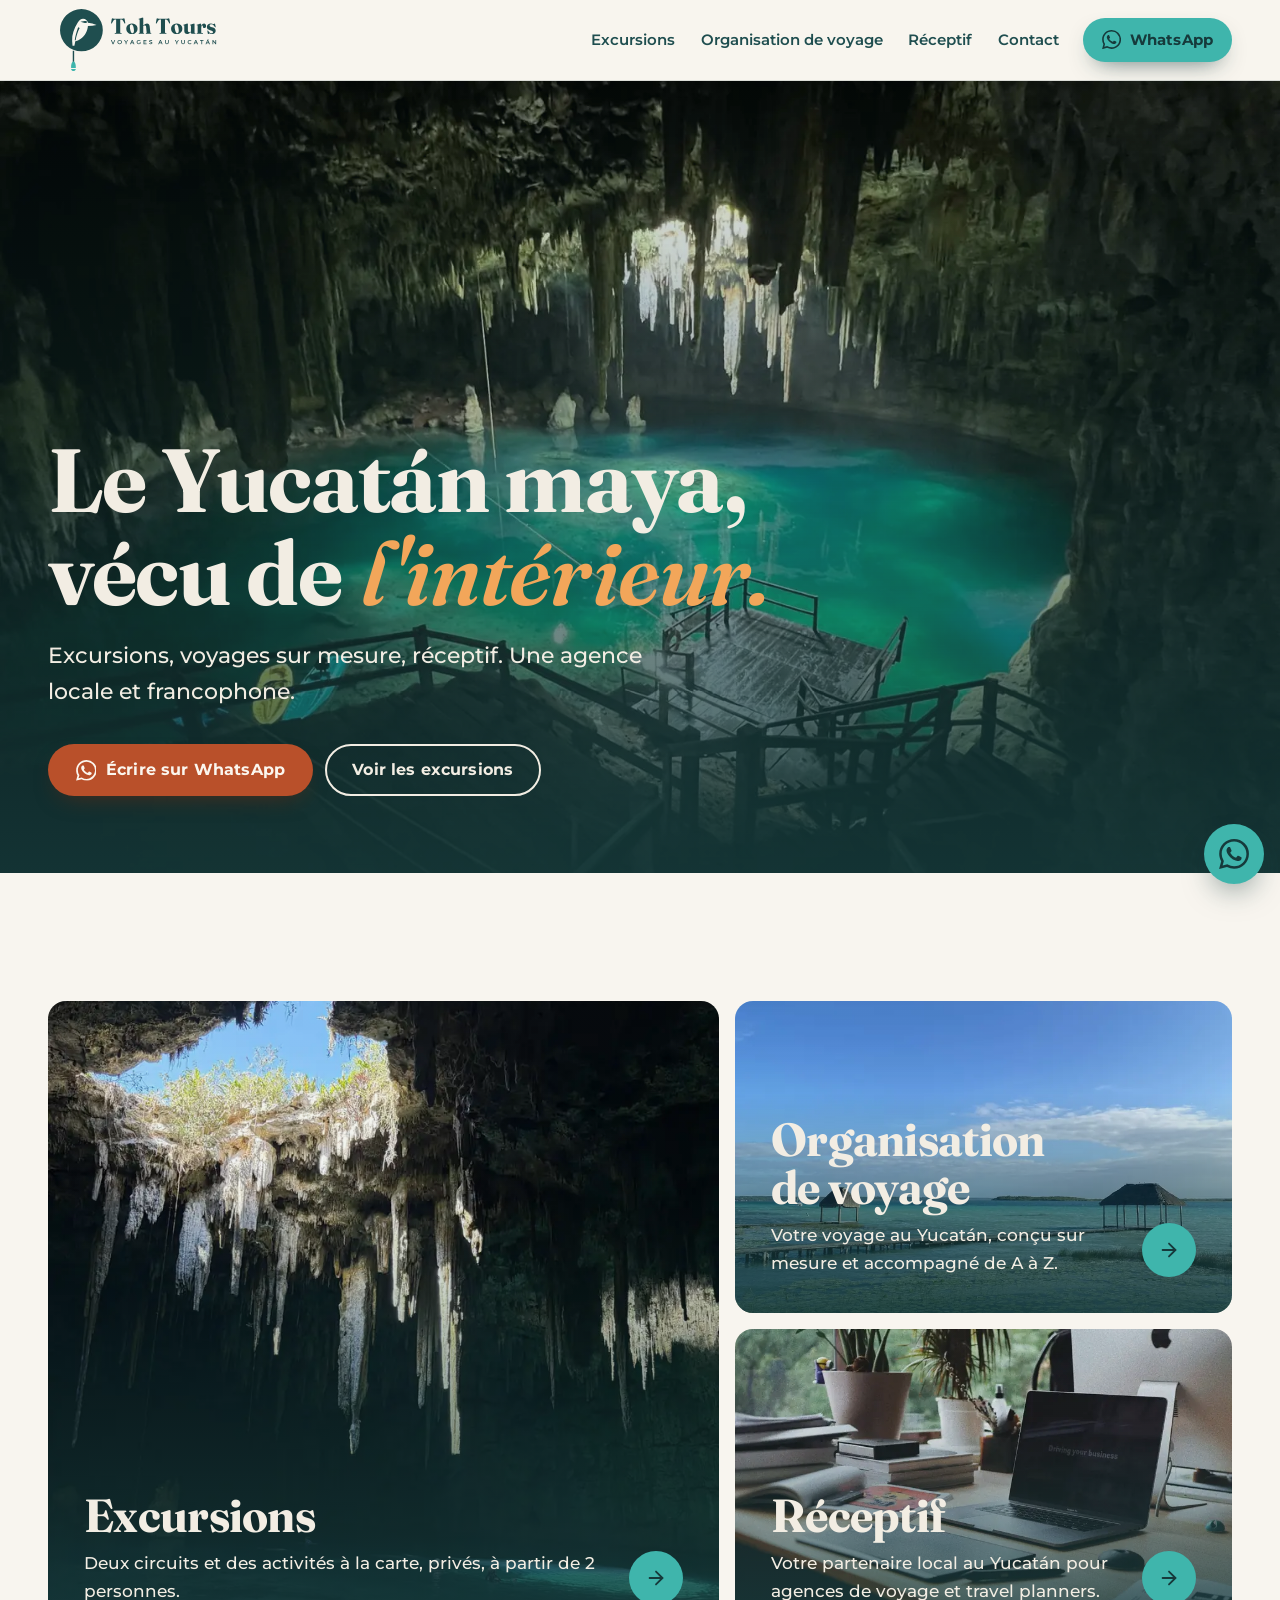
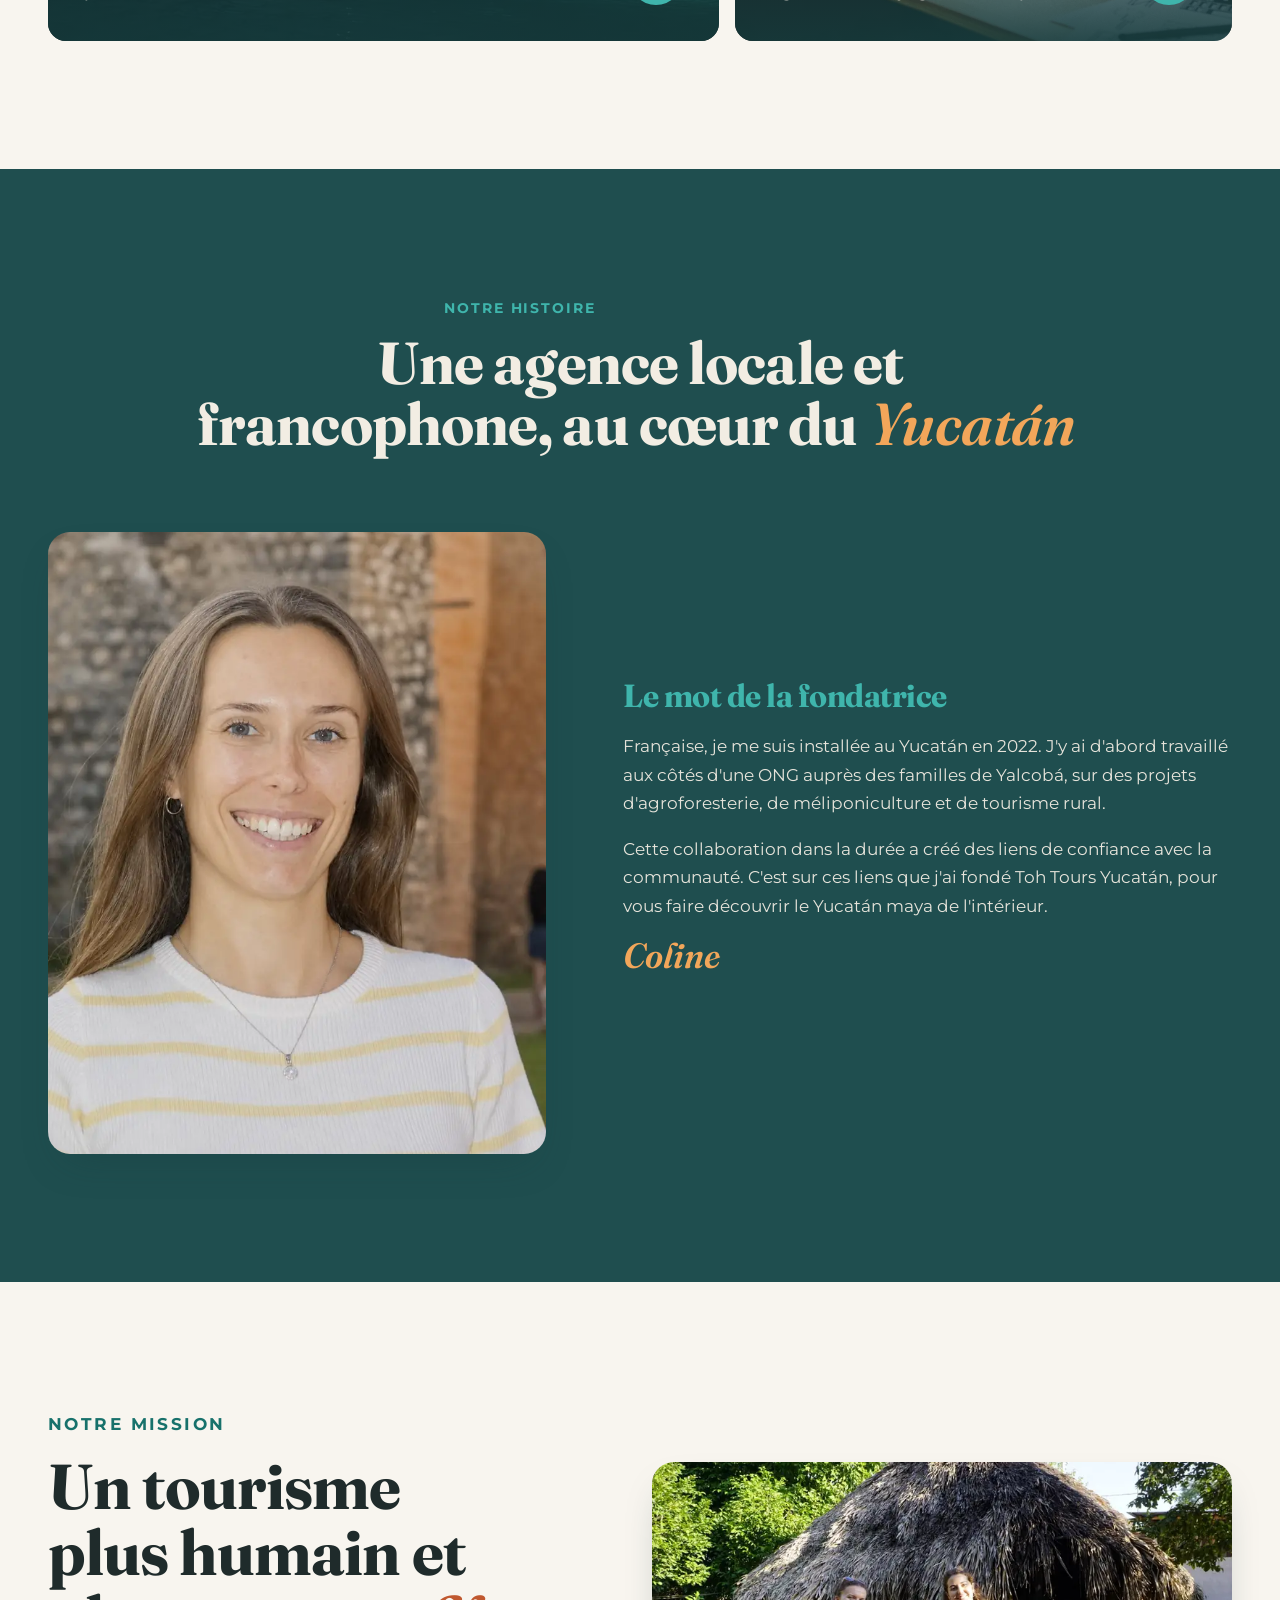
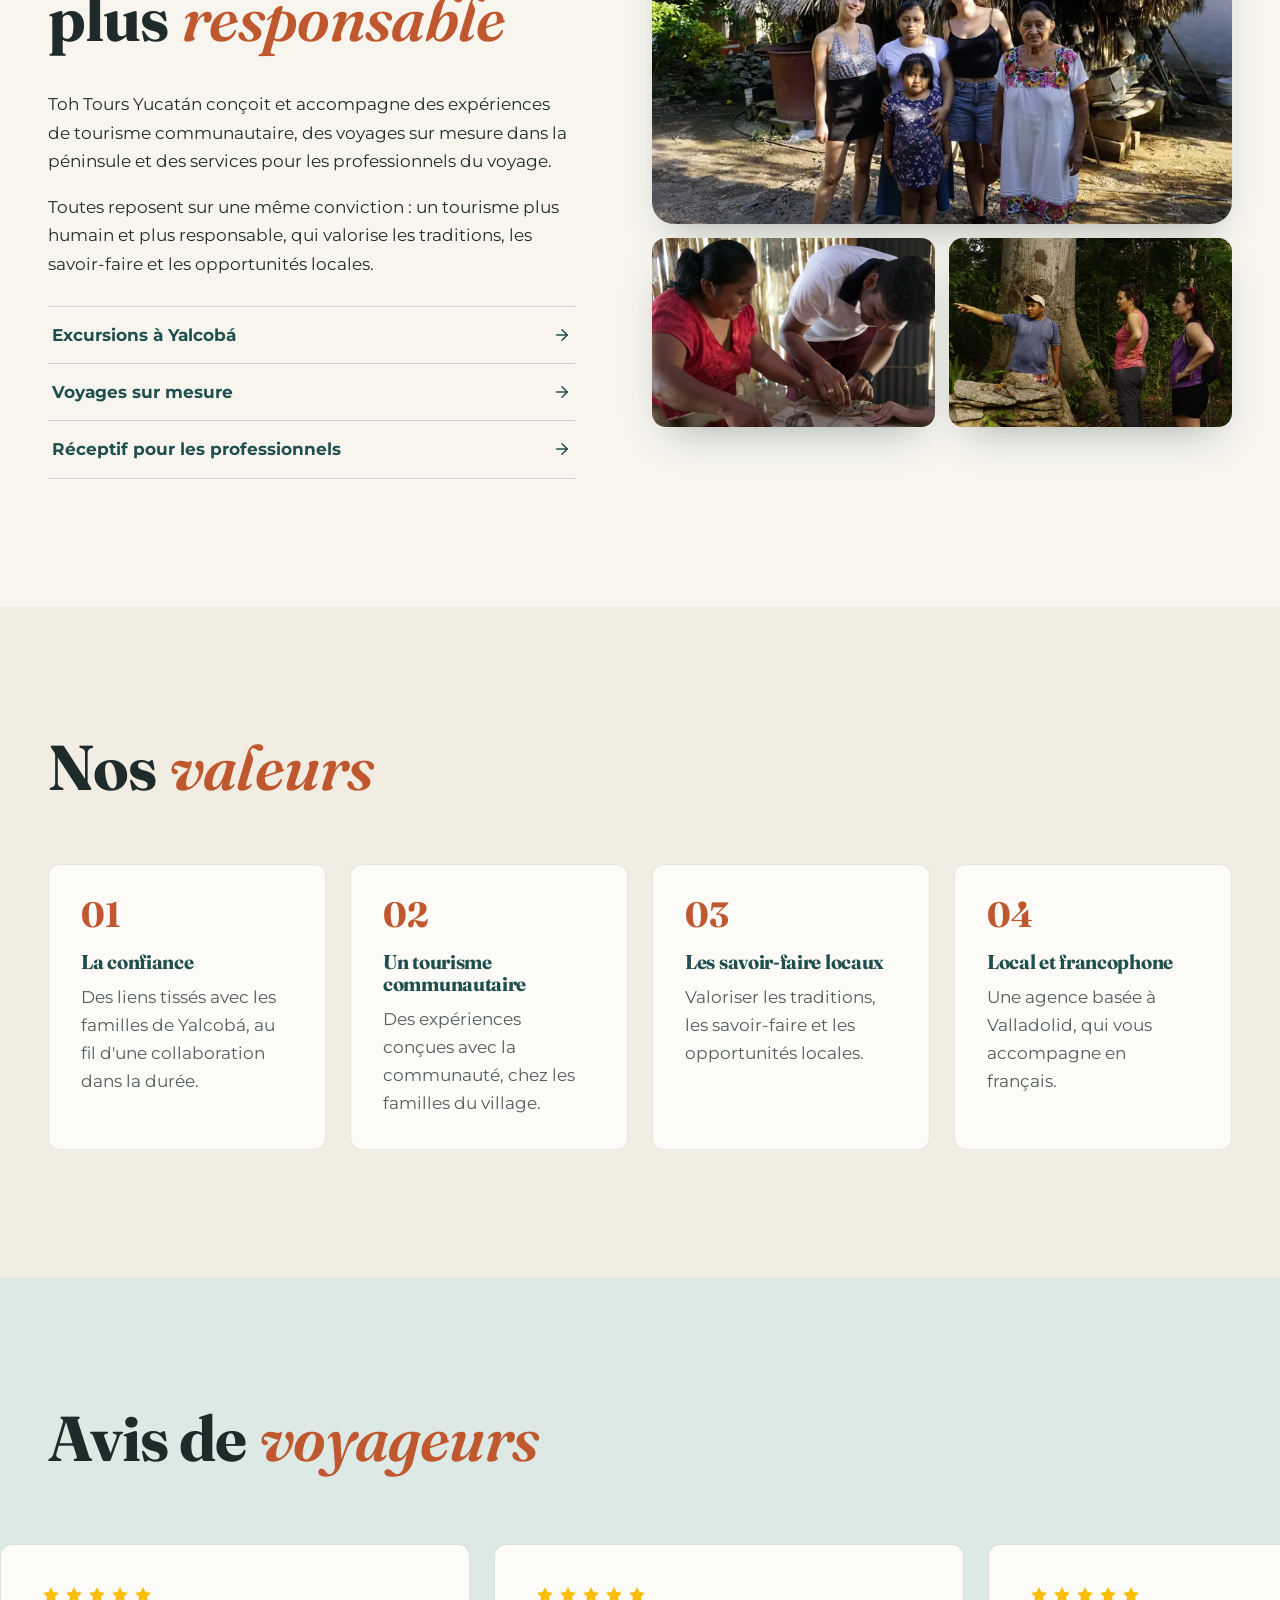
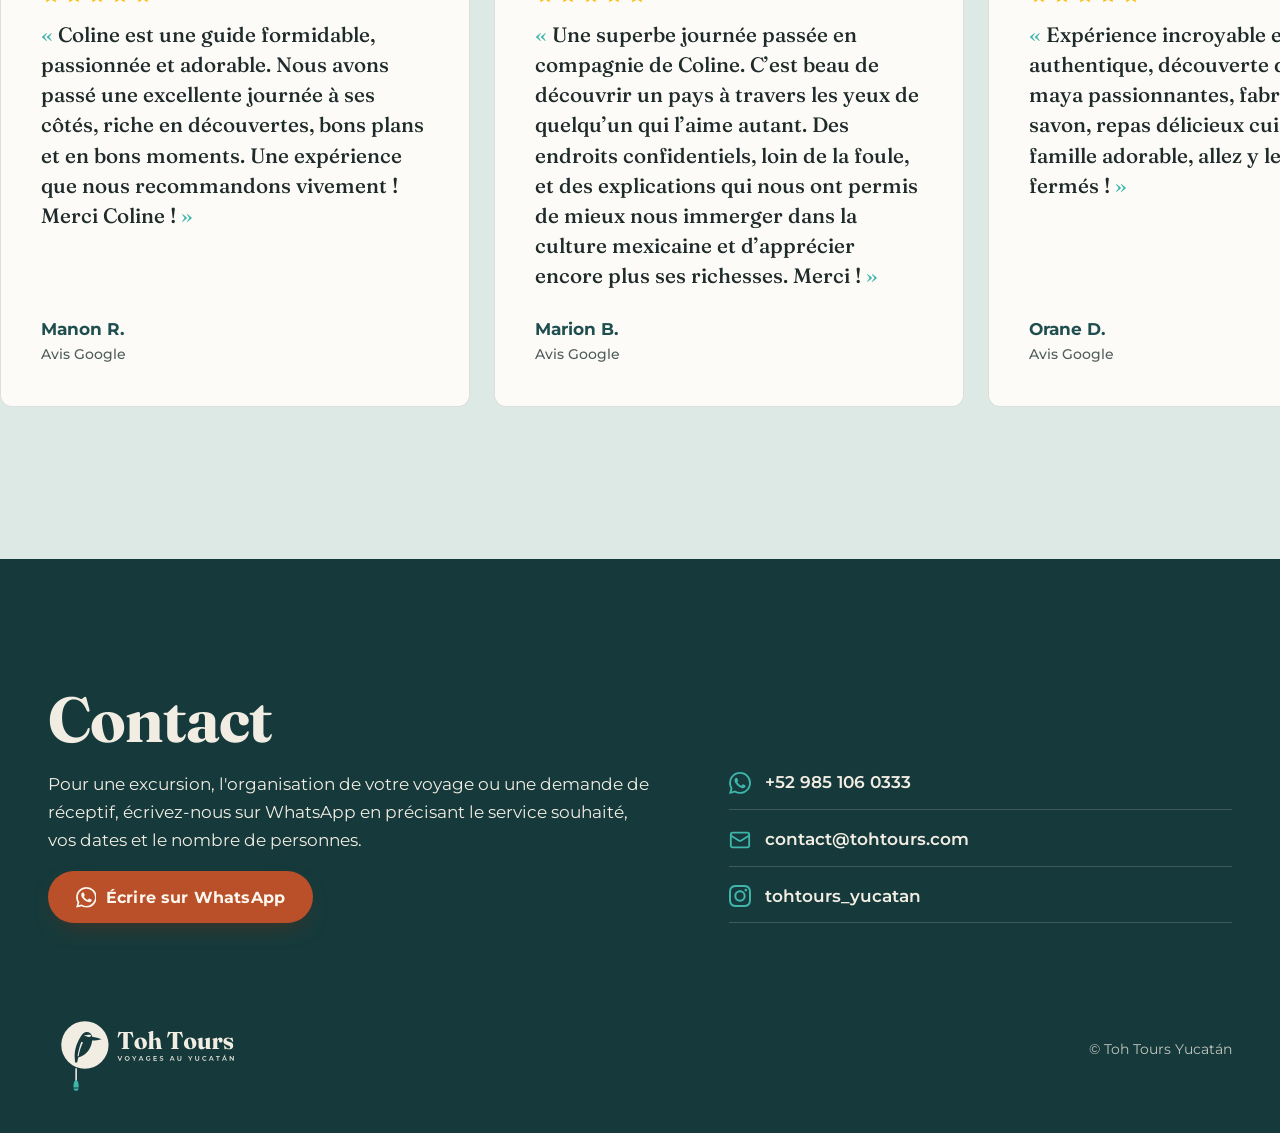
<file: index.html>
<!doctype html>
<html lang="fr">
<head>
  <meta charset="utf-8">
  <meta name="viewport" content="width=device-width, initial-scale=1">
  <title>Toh Tours Yucatán : le Yucatán maya, vécu de l'intérieur</title>
  <meta name="description" content="Excursions, voyages sur mesure, réceptif. Une agence locale et francophone au Yucatán.">
  <meta name="theme-color" content="#1F4E4F">
  <link rel="icon" href="assets/img/logo/favicon.ico" sizes="any">
  <link rel="icon" href="assets/img/logo/toh-tours-favicon.svg" type="image/svg+xml">
  <link rel="apple-touch-icon" href="assets/img/logo/apple-touch-icon.png">
  <link rel="canonical" href="https://tohtours.com/">
  <link rel="manifest" href="site.webmanifest">
  <link rel="preload" href="assets/fonts/fraunces.woff2" as="font" type="font/woff2" crossorigin>
  <link rel="preload" href="assets/fonts/fraunces-italic.woff2" as="font" type="font/woff2" crossorigin>
  <link rel="preload" href="assets/fonts/montserrat.woff2" as="font" type="font/woff2" crossorigin>
  <link rel="stylesheet" href="assets/css/style.css?v=3">
  <script>document.documentElement.classList.add("js")</script>
  <meta property="og:title" content="Toh Tours Yucatán">
  <meta property="og:description" content="Le Yucatán maya, vécu de l'intérieur. Excursions, voyages sur mesure, réceptif.">
  <meta property="og:image" content="https://tohtours.com/assets/img/yalcoba_cenote_xcanahaltun_02-1600.webp">
  <meta property="og:locale" content="fr_FR">
  <meta property="og:type" content="website">
  <meta property="og:url" content="https://tohtours.com/">
</head>
<body>
  <a class="lien-evitement" href="#contenu">Aller au contenu</a>

  <header class="entete">
    <div class="conteneur entete__barre">
      <a class="entete__logo" href="index.html" aria-label="Toh Tours Yucatán, accueil">
        <img src="assets/img/logo/toh-tours-horizontal-couleur.svg" alt="Toh Tours Yucatán" width="659" height="256">
      </a>
      <button class="entete__menu" type="button" aria-expanded="false" aria-controls="nav">
        <svg width="20" height="20" aria-hidden="true"><use href="assets/img/icones.svg#menu"/></svg> Menu
      </button>
      <nav class="nav" id="nav" aria-label="Menu principal">
        <ul>
          <li><a href="excursions.html">Excursions</a></li>
          <li><a href="organisation.html">Organisation de voyage</a></li>
          <li><a href="receptif.html">Réceptif</a></li>
          <li><a href="#contact">Contact</a></li>
        </ul>
      </nav>
      <a class="bouton bouton--whatsapp bouton--petit" href="https://wa.me/529851060333">
        <svg aria-hidden="true"><use href="assets/img/icones.svg#whatsapp"/></svg> WhatsApp
      </a>
    </div>
  </header>

  <main id="contenu">
    <section class="heros conteneur-large" aria-labelledby="titre-accueil">
      <div class="conteneur">
        <div class="heros__cadre">
          <img src="assets/img/yalcoba_cenote_xcanahaltun_02-1600.webp"
               srcset="assets/img/yalcoba_cenote_xcanahaltun_02-800.webp 800w, assets/img/yalcoba_cenote_xcanahaltun_02-1600.webp 1600w"
               sizes="(max-width: 1240px) 100vw, 1240px"
               alt="Le cénote Xcanahaltun, son eau turquoise et ses stalactites, vu depuis l'escalier d'accès"
               width="1600" height="1200" fetchpriority="high">
          <div class="heros__texte">
            <h1 id="titre-accueil">Le Yucatán maya, vécu de <span class="accent">l'intérieur.</span></h1>
            <p class="heros__sous-titre">Excursions, voyages sur mesure, réceptif. Une agence locale et francophone.</p>
            <div class="heros__actions">
              <a class="bouton bouton--terre" href="https://wa.me/529851060333">
                <svg aria-hidden="true"><use href="assets/img/icones.svg#whatsapp"/></svg> Écrire sur WhatsApp
              </a>
              <a class="bouton bouton--contour" href="excursions.html">Voir les excursions</a>
            </div>
          </div>
        </div>
      </div>
    </section>

    <section class="section" aria-label="Nos offres">
      <div class="conteneur acces">
        <a data-apparition class="acces__bloc" href="excursions.html">
          <img src="assets/img/cenote_puits_lumiere_01-800.webp"
               srcset="assets/img/cenote_puits_lumiere_01-800.webp 800w, assets/img/cenote_puits_lumiere_01-1600.webp 1600w"
               sizes="(max-width: 760px) 100vw, 56vw" loading="lazy" style="object-position: 50% 40%"
               alt="Des voyageurs se baignent dans un cénote, sous les stalactites et une ouverture sur le ciel" width="800" height="1067">
          <div>
            <h2 class="h3">Excursions</h2>
            <p>Deux circuits et des activités à la carte, privés, à partir de 2 personnes.</p>
          </div>
          <span class="acces__fleche" aria-hidden="true"><svg width="22" height="22"><use href="assets/img/icones.svg#fleche"/></svg></span>
        </a>
        <a data-apparition class="acces__bloc" href="organisation.html">
          <img src="assets/img/bacalar_ponton_01-800.webp" srcset="assets/img/bacalar_ponton_01-800.webp 800w, assets/img/bacalar_ponton_01-1600.webp 1600w" sizes="(max-width: 760px) 100vw, 40vw" loading="lazy"
               alt="Ponton et palapas sur la lagune turquoise de Bacalar" width="800" height="1067">
          <div>
            <h2 class="h3">Organisation de voyage</h2>
            <p>Votre voyage au Yucatán, conçu sur mesure et accompagné de A à Z.</p>
          </div>
          <span class="acces__fleche" aria-hidden="true"><svg width="22" height="22"><use href="assets/img/icones.svg#fleche"/></svg></span>
        </a>
        <a data-apparition class="acces__bloc" href="receptif.html">
          <img src="assets/img/bureau_01-800.webp" srcset="assets/img/bureau_01-800.webp 800w, assets/img/bureau_01-1600.webp 1600w" sizes="(max-width: 760px) 100vw, 40vw" loading="lazy"
               alt="Un bureau de travail avec ordinateurs, devant une fenêtre" width="800" height="1067">
          <div>
            <h2 class="h3">Réceptif</h2>
            <p>Votre partenaire local au Yucatán pour agences de voyage et travel planners.</p>
          </div>
          <span class="acces__fleche" aria-hidden="true"><svg width="22" height="22"><use href="assets/img/icones.svg#fleche"/></svg></span>
        </a>
      </div>
    </section>

    <section class="section section--forte qui" aria-labelledby="titre-histoire">
      <div class="conteneur">
        <div class="qui__intro" data-apparition>
          <p class="surtitre">Notre histoire</p>
          <h2 id="titre-histoire">Une agence locale et francophone, au cœur du <span class="accent">Yucatán</span></h2>
        </div>
        <div class="qui__fondatrice">
          <!-- Photo provisoire : à remplacer par une photo de Coline avec les familles de Yalcobá. -->
          <figure class="histoire__photo histoire__photo--portrait" data-apparition>
            <img src="assets/img/coline_01-800.webp" srcset="assets/img/coline_01-800.webp 800w, assets/img/coline_01-1600.webp 1600w" sizes="(max-width: 860px) 100vw, 45vw" loading="lazy" alt="Coline, fondatrice de Toh Tours Yucatán" width="800" height="1195">
          </figure>
          <div data-apparition>
            <h3>Le mot de la fondatrice</h3>
            <p>Française, je me suis installée au Yucatán en 2022. J'y ai d'abord travaillé aux côtés d'une ONG auprès des familles de Yalcobá, sur des projets d'agroforesterie, de méliponiculture et de tourisme rural.</p>
            <p>Cette collaboration dans la durée a créé des liens de confiance avec la communauté. C'est sur ces liens que j'ai fondé Toh Tours Yucatán, pour vous faire découvrir le Yucatán maya de l'intérieur.</p>
            <p class="histoire__signature">Coline</p>
          </div>
        </div>
      </div>
    </section>

    <section class="section" aria-labelledby="titre-mission">
      <div class="conteneur mission">
        <div data-apparition>
          <p class="surtitre">Notre mission</p>
          <h2 id="titre-mission">Un tourisme plus humain et plus <span class="accent">responsable</span></h2>
          <p>Toh Tours Yucatán conçoit et accompagne des expériences de tourisme communautaire, des voyages sur mesure dans la péninsule et des services pour les professionnels du voyage.</p>
          <p>Toutes reposent sur une même conviction : un tourisme plus humain et plus responsable, qui valorise les traditions, les savoir-faire et les opportunités locales.</p>
          <ul class="mission__offres">
            <li><a href="excursions.html">Excursions à Yalcobá <svg width="18" height="18" aria-hidden="true"><use href="assets/img/icones.svg#fleche"/></svg></a></li>
            <li><a href="organisation.html">Voyages sur mesure <svg width="18" height="18" aria-hidden="true"><use href="assets/img/icones.svg#fleche"/></svg></a></li>
            <li><a href="receptif.html">Réceptif pour les professionnels <svg width="18" height="18" aria-hidden="true"><use href="assets/img/icones.svg#fleche"/></svg></a></li>
          </ul>
        </div>
        <div class="mosaique" data-apparition>
          <img class="mosaique__grande" src="assets/img/rencontre_famille_01-800.webp" srcset="assets/img/rencontre_famille_01-800.webp 800w, assets/img/rencontre_famille_01-1600.webp 1600w" sizes="(max-width: 860px) 100vw, 50vw" loading="lazy" alt="Des voyageuses et une famille de Yalcobá devant une maison au toit de palme" width="800" height="535">
          <img src="assets/img/yalcoba_handcraft_workshop_01-800.webp" srcset="assets/img/yalcoba_handcraft_workshop_01-800.webp 800w, assets/img/yalcoba_handcraft_workshop_01-1600.webp 1600w" sizes="(max-width: 860px) 50vw, 25vw" loading="lazy" alt="Une artisane du village guide un voyageur pendant l'atelier d'attrape-rêves" width="800" height="533">
          <img src="assets/img/yalcoba_hike_01-800.webp" srcset="assets/img/yalcoba_hike_01-800.webp 800w, assets/img/yalcoba_hike_01-1600.webp 1600w" sizes="(max-width: 860px) 50vw, 25vw" loading="lazy" alt="Un guide du village montre la forêt pendant la randonnée" width="800" height="535">
        </div>
      </div>
    </section>

    <section class="section section--creme" aria-labelledby="titre-valeurs">
      <div class="conteneur">
        <div class="section__entete" data-apparition>
          <h2 id="titre-valeurs">Nos <span class="accent">valeurs</span></h2>
        </div>
        <ul class="valeurs">
          <li data-apparition><h3>La confiance</h3><p>Des liens tissés avec les familles de Yalcobá, au fil d'une collaboration dans la durée.</p></li>
          <li data-apparition><h3>Un tourisme communautaire</h3><p>Des expériences conçues avec la communauté, chez les familles du village.</p></li>
          <li data-apparition><h3>Les savoir-faire locaux</h3><p>Valoriser les traditions, les savoir-faire et les opportunités locales.</p></li>
          <li data-apparition><h3>Local et francophone</h3><p>Une agence basée à Valladolid, qui vous accompagne en français.</p></li>
        </ul>
      </div>
    </section>

    <section class="section section--cenote" aria-labelledby="titre-avis">
      <div class="conteneur">
        <div class="section__entete" data-apparition>
          <h2 id="titre-avis">Avis de <span class="accent">voyageurs</span></h2>
        </div>
      </div>
      <div class="avis" data-defilement data-apparition>
        <div class="avis__piste">
            <figure class="avis__carte">
              <p class="avis__etoiles" role="img" aria-label="5 étoiles sur 5"><svg aria-hidden="true" width="20" height="20" viewBox="0 0 24 24"><path fill="#FBBC04" d="M12 2.5l2.94 5.96 6.58.96-4.76 4.64 1.12 6.55L12 17.52l-5.88 3.09 1.12-6.55L2.48 9.42l6.58-.96Z"/></svg><svg aria-hidden="true" width="20" height="20" viewBox="0 0 24 24"><path fill="#FBBC04" d="M12 2.5l2.94 5.96 6.58.96-4.76 4.64 1.12 6.55L12 17.52l-5.88 3.09 1.12-6.55L2.48 9.42l6.58-.96Z"/></svg><svg aria-hidden="true" width="20" height="20" viewBox="0 0 24 24"><path fill="#FBBC04" d="M12 2.5l2.94 5.96 6.58.96-4.76 4.64 1.12 6.55L12 17.52l-5.88 3.09 1.12-6.55L2.48 9.42l6.58-.96Z"/></svg><svg aria-hidden="true" width="20" height="20" viewBox="0 0 24 24"><path fill="#FBBC04" d="M12 2.5l2.94 5.96 6.58.96-4.76 4.64 1.12 6.55L12 17.52l-5.88 3.09 1.12-6.55L2.48 9.42l6.58-.96Z"/></svg><svg aria-hidden="true" width="20" height="20" viewBox="0 0 24 24"><path fill="#FBBC04" d="M12 2.5l2.94 5.96 6.58.96-4.76 4.64 1.12 6.55L12 17.52l-5.88 3.09 1.12-6.55L2.48 9.42l6.58-.96Z"/></svg></p>
              <blockquote><p>Coline est une guide formidable, passionnée et adorable. Nous avons passé une excellente journée à ses côtés, riche en découvertes, bons plans et en bons moments. Une expérience que nous recommandons vivement ! Merci Coline !</p></blockquote>
              <figcaption class="avis__auteur">Manon R.<span>Avis Google</span></figcaption>
            </figure>
            <figure class="avis__carte">
              <p class="avis__etoiles" role="img" aria-label="5 étoiles sur 5"><svg aria-hidden="true" width="20" height="20" viewBox="0 0 24 24"><path fill="#FBBC04" d="M12 2.5l2.94 5.96 6.58.96-4.76 4.64 1.12 6.55L12 17.52l-5.88 3.09 1.12-6.55L2.48 9.42l6.58-.96Z"/></svg><svg aria-hidden="true" width="20" height="20" viewBox="0 0 24 24"><path fill="#FBBC04" d="M12 2.5l2.94 5.96 6.58.96-4.76 4.64 1.12 6.55L12 17.52l-5.88 3.09 1.12-6.55L2.48 9.42l6.58-.96Z"/></svg><svg aria-hidden="true" width="20" height="20" viewBox="0 0 24 24"><path fill="#FBBC04" d="M12 2.5l2.94 5.96 6.58.96-4.76 4.64 1.12 6.55L12 17.52l-5.88 3.09 1.12-6.55L2.48 9.42l6.58-.96Z"/></svg><svg aria-hidden="true" width="20" height="20" viewBox="0 0 24 24"><path fill="#FBBC04" d="M12 2.5l2.94 5.96 6.58.96-4.76 4.64 1.12 6.55L12 17.52l-5.88 3.09 1.12-6.55L2.48 9.42l6.58-.96Z"/></svg><svg aria-hidden="true" width="20" height="20" viewBox="0 0 24 24"><path fill="#FBBC04" d="M12 2.5l2.94 5.96 6.58.96-4.76 4.64 1.12 6.55L12 17.52l-5.88 3.09 1.12-6.55L2.48 9.42l6.58-.96Z"/></svg></p>
              <blockquote><p>Une superbe journée passée en compagnie de Coline. C’est beau de découvrir un pays à travers les yeux de quelqu’un qui l’aime autant. Des endroits confidentiels, loin de la foule, et des explications qui nous ont permis de mieux nous immerger dans la culture mexicaine et d’apprécier encore plus ses richesses. Merci !</p></blockquote>
              <figcaption class="avis__auteur">Marion B.<span>Avis Google</span></figcaption>
            </figure>
            <figure class="avis__carte">
              <p class="avis__etoiles" role="img" aria-label="5 étoiles sur 5"><svg aria-hidden="true" width="20" height="20" viewBox="0 0 24 24"><path fill="#FBBC04" d="M12 2.5l2.94 5.96 6.58.96-4.76 4.64 1.12 6.55L12 17.52l-5.88 3.09 1.12-6.55L2.48 9.42l6.58-.96Z"/></svg><svg aria-hidden="true" width="20" height="20" viewBox="0 0 24 24"><path fill="#FBBC04" d="M12 2.5l2.94 5.96 6.58.96-4.76 4.64 1.12 6.55L12 17.52l-5.88 3.09 1.12-6.55L2.48 9.42l6.58-.96Z"/></svg><svg aria-hidden="true" width="20" height="20" viewBox="0 0 24 24"><path fill="#FBBC04" d="M12 2.5l2.94 5.96 6.58.96-4.76 4.64 1.12 6.55L12 17.52l-5.88 3.09 1.12-6.55L2.48 9.42l6.58-.96Z"/></svg><svg aria-hidden="true" width="20" height="20" viewBox="0 0 24 24"><path fill="#FBBC04" d="M12 2.5l2.94 5.96 6.58.96-4.76 4.64 1.12 6.55L12 17.52l-5.88 3.09 1.12-6.55L2.48 9.42l6.58-.96Z"/></svg><svg aria-hidden="true" width="20" height="20" viewBox="0 0 24 24"><path fill="#FBBC04" d="M12 2.5l2.94 5.96 6.58.96-4.76 4.64 1.12 6.55L12 17.52l-5.88 3.09 1.12-6.55L2.48 9.42l6.58-.96Z"/></svg></p>
              <blockquote><p>Expérience incroyable et authentique, découverte des abeilles maya passionnantes, fabrication de savon, repas délicieux cuisiné par une famille adorable, allez y les yeux fermés !</p></blockquote>
              <figcaption class="avis__auteur">Orane D.<span>Avis Google</span></figcaption>
            </figure>
        </div>
      </div>
    </section>
  </main>

  <footer class="contact" id="contact" aria-labelledby="titre-contact">
    <div class="conteneur">
      <div class="contact__grille" data-apparition>
        <div>
          <h2 id="titre-contact">Contact</h2>
          <p class="contact__intro">Pour une excursion, l'organisation de votre voyage ou une demande de réceptif, écrivez-nous sur WhatsApp en précisant le service souhaité, vos dates et le nombre de personnes.</p>
          <a class="bouton bouton--terre" href="https://wa.me/529851060333">
            <svg aria-hidden="true"><use href="assets/img/icones.svg#whatsapp"/></svg> Écrire sur WhatsApp
          </a>
        </div>
        <ul class="contact__liste">
          <li><a href="https://wa.me/529851060333"><svg aria-hidden="true"><use href="assets/img/icones.svg#whatsapp"/></svg> +52 985 106 0333</a></li>
          <li><a href="mailto:contact@tohtours.com"><svg aria-hidden="true"><use href="assets/img/icones.svg#mail"/></svg> contact@tohtours.com</a></li>
          <li><a href="https://www.instagram.com/tohtours_yucatan/"><svg aria-hidden="true"><use href="assets/img/icones.svg#instagram"/></svg> tohtours_yucatan</a></li>
        </ul>
      </div>
      <div class="contact__bas">
        <img src="assets/img/logo/toh-tours-horizontal-creme-turquoise.svg" alt="Toh Tours Yucatán" width="659" height="256" loading="lazy">
        <p>© Toh Tours Yucatán</p>
      </div>
    </div>
  </footer>

  <a class="whatsapp-flottant" href="https://wa.me/529851060333" aria-label="Écrire sur WhatsApp">
    <svg aria-hidden="true"><use href="assets/img/icones.svg#whatsapp"/></svg>
  </a>
  <script src="assets/js/main.js?v=3" defer></script>
</body>
</html>
</file>
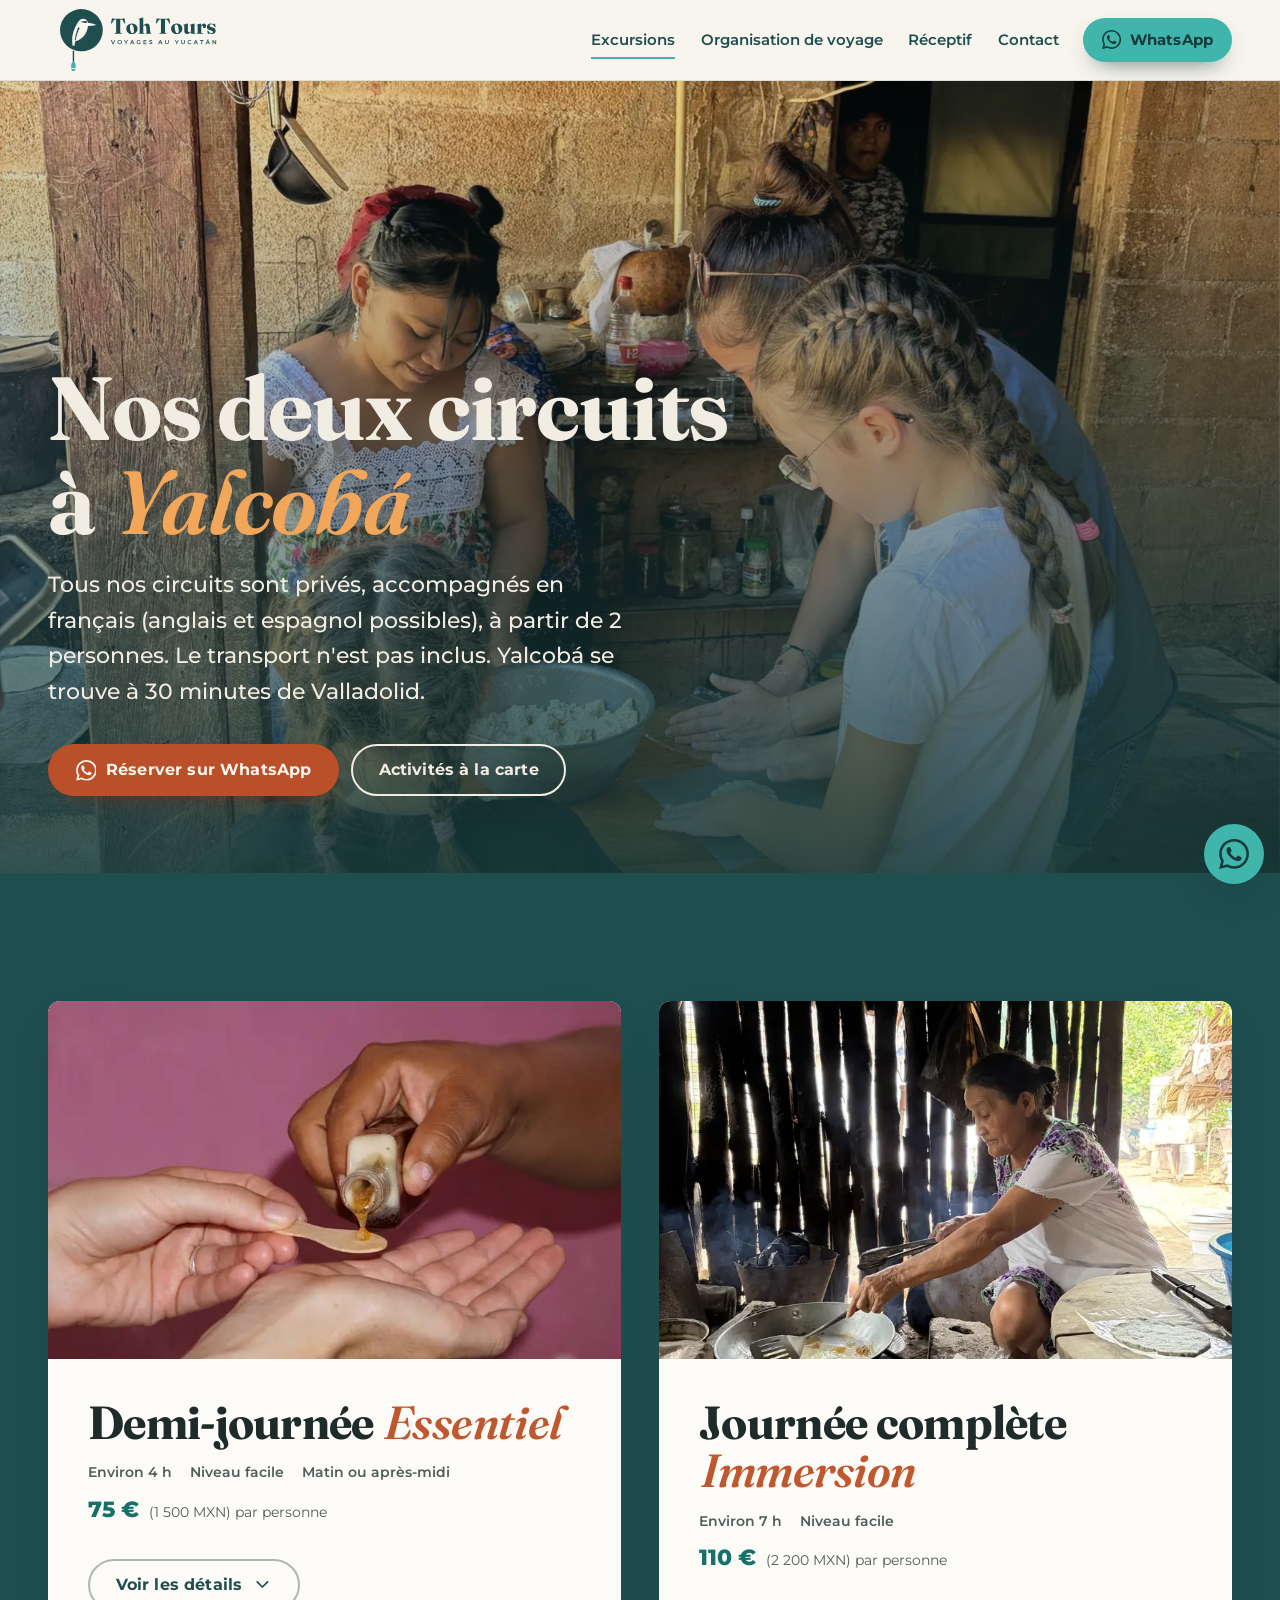
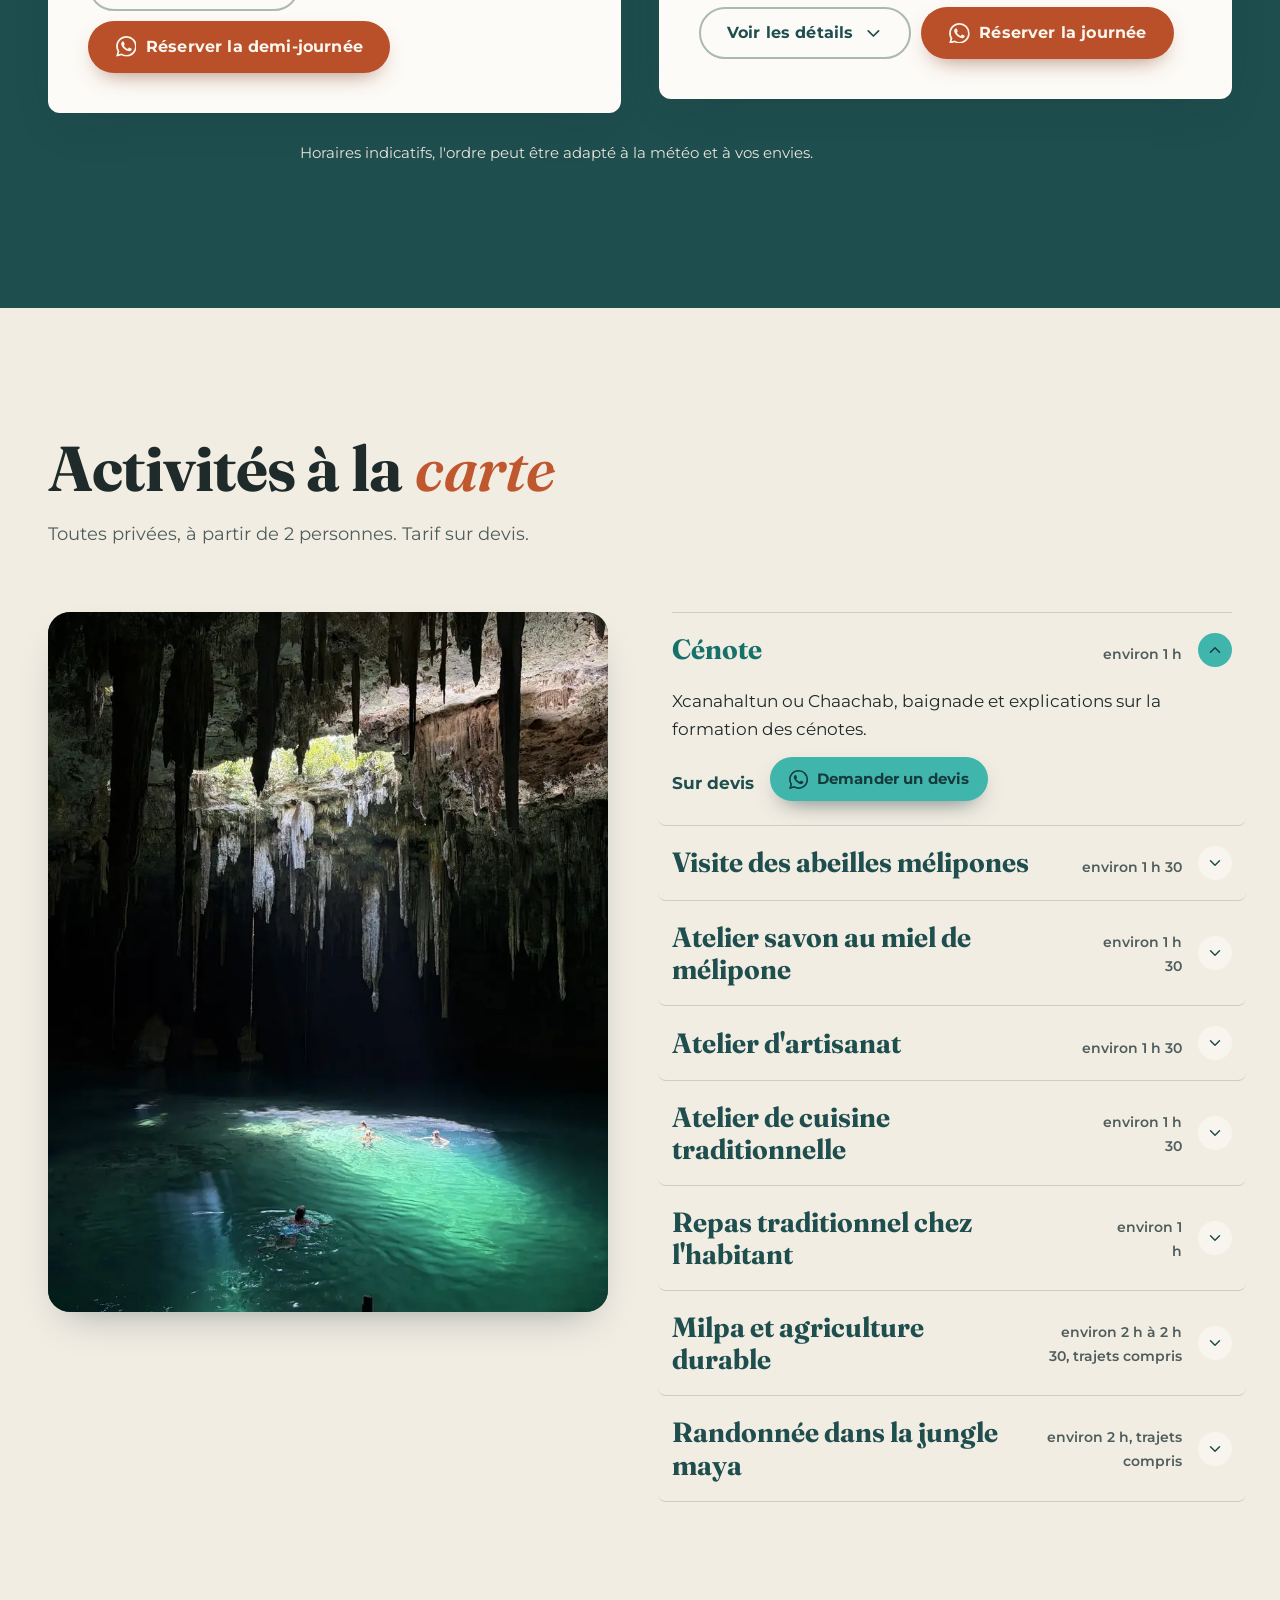
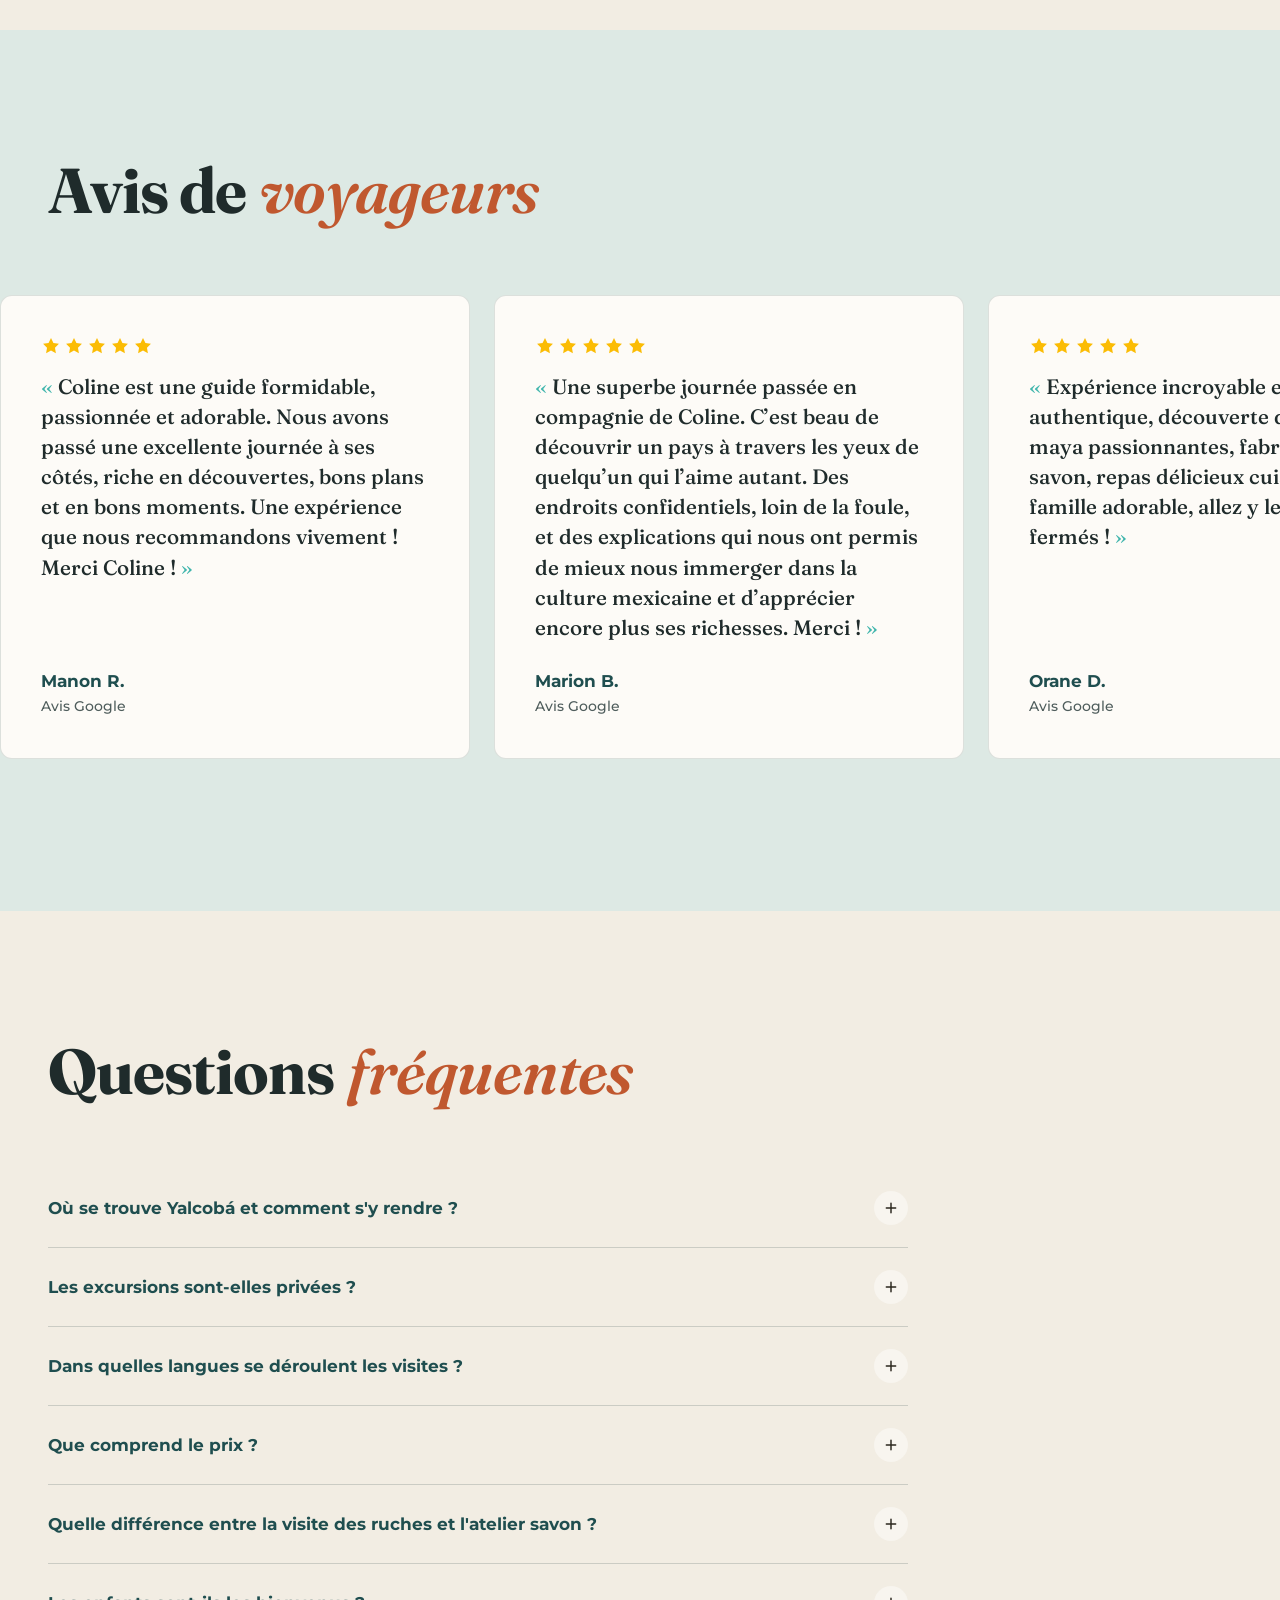
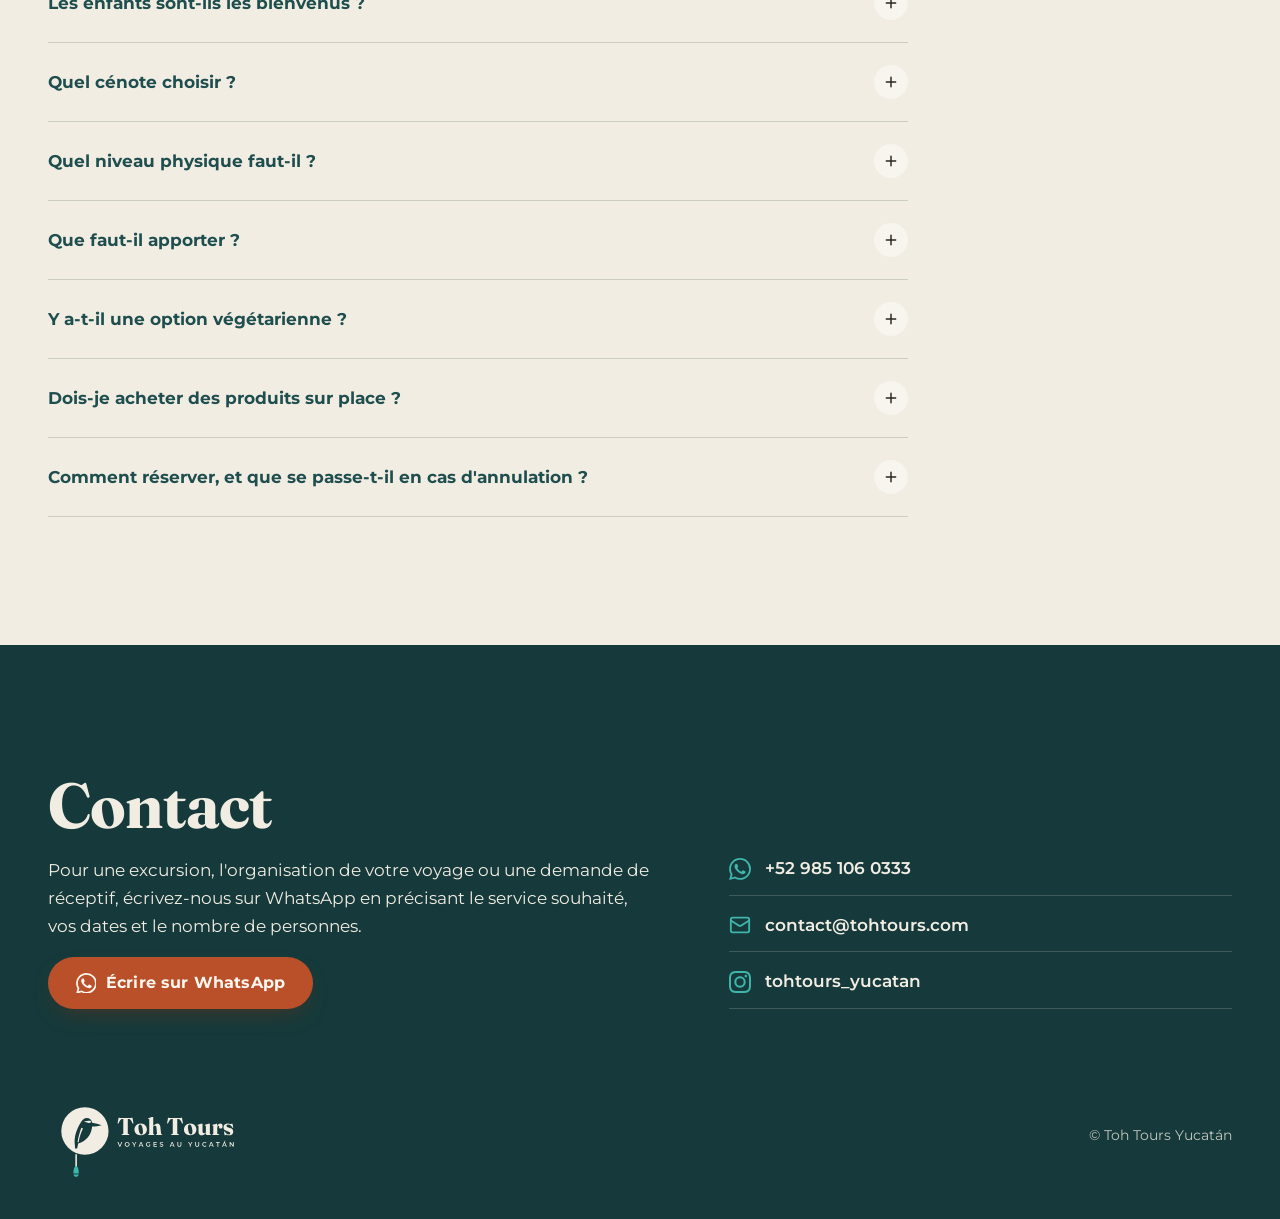
<file: excursions.html>
<!doctype html>
<html lang="fr">
<head>
  <meta charset="utf-8">
  <meta name="viewport" content="width=device-width, initial-scale=1">
  <title>Excursions à Yalcobá : Toh Tours Yucatán</title>
  <meta name="description" content="Deux circuits privés à Yalcobá, à 30 minutes de Valladolid, et des activités à la carte avec les familles du village. Accompagnés en français.">
  <meta name="theme-color" content="#1F4E4F">
  <link rel="icon" href="assets/img/logo/favicon.ico" sizes="any">
  <link rel="icon" href="assets/img/logo/toh-tours-favicon.svg" type="image/svg+xml">
  <link rel="apple-touch-icon" href="assets/img/logo/apple-touch-icon.png">
  <link rel="canonical" href="https://tohtours.com/excursions.html">
  <link rel="manifest" href="site.webmanifest">
  <link rel="preload" href="assets/fonts/fraunces.woff2" as="font" type="font/woff2" crossorigin>
  <link rel="preload" href="assets/fonts/fraunces-italic.woff2" as="font" type="font/woff2" crossorigin>
  <link rel="preload" href="assets/fonts/montserrat.woff2" as="font" type="font/woff2" crossorigin>
  <link rel="stylesheet" href="assets/css/style.css?v=3">
  <script>document.documentElement.classList.add("js")</script>
  <meta property="og:title" content="Toh Tours Yucatán">
  <meta property="og:description" content="Le Yucatán maya, vécu de l'intérieur. Excursions, voyages sur mesure, réceptif.">
  <meta property="og:image" content="https://tohtours.com/assets/img/yalcoba_cenote_xcanahaltun_02-1600.webp">
  <meta property="og:locale" content="fr_FR">
  <meta property="og:type" content="website">
  <meta property="og:url" content="https://tohtours.com/excursions.html">
</head>
<body>
  <a class="lien-evitement" href="#contenu">Aller au contenu</a>

  <header class="entete">
    <div class="conteneur entete__barre">
      <a class="entete__logo" href="index.html" aria-label="Toh Tours Yucatán, accueil">
        <img src="assets/img/logo/toh-tours-horizontal-couleur.svg" alt="Toh Tours Yucatán" width="659" height="256">
      </a>
      <button class="entete__menu" type="button" aria-expanded="false" aria-controls="nav">
        <svg width="20" height="20" aria-hidden="true"><use href="assets/img/icones.svg#menu"/></svg> Menu
      </button>
      <nav class="nav" id="nav" aria-label="Menu principal">
        <ul>
          <li><a href="excursions.html" aria-current="page">Excursions</a></li>
          <li><a href="organisation.html">Organisation de voyage</a></li>
          <li><a href="receptif.html">Réceptif</a></li>
          <li><a href="#contact">Contact</a></li>
        </ul>
      </nav>
      <a class="bouton bouton--whatsapp bouton--petit" href="https://wa.me/529851060333">
        <svg aria-hidden="true"><use href="assets/img/icones.svg#whatsapp"/></svg> WhatsApp
      </a>
    </div>
  </header>

  <main id="contenu">
    <section class="heros" aria-labelledby="titre-excursions">
      <div class="conteneur">
        <div class="heros__cadre">
          <img class="heros__img--tortillas" src="assets/img/yalcoba_tortillas_01-800.webp" srcset="assets/img/yalcoba_tortillas_01-800.webp 800w, assets/img/yalcoba_tortillas_01-1600.webp 1600w" sizes="(max-width: 1240px) 100vw, 1240px" fetchpriority="high" alt="Une cuisinière de Yalcobá montre à deux enfants comment façonner les tortillas, devant sa cuisine" width="800" height="1067">
          <div class="heros__texte">
            <h1 id="titre-excursions">Nos deux circuits à <span class="accent">Yalcobá</span></h1>
            <p class="heros__sous-titre">Tous nos circuits sont privés, accompagnés en français (anglais et espagnol possibles), à partir de 2 personnes. Le transport n'est pas inclus. Yalcobá se trouve à 30 minutes de Valladolid.</p>
            <div class="heros__actions">
              <a class="bouton bouton--terre" href="https://wa.me/529851060333"><svg aria-hidden="true"><use href="assets/img/icones.svg#whatsapp"/></svg> Réserver sur WhatsApp</a>
              <a class="bouton bouton--contour" href="#a-la-carte">Activités à la carte</a>
            </div>
          </div>
        </div>
      </div>
    </section>

    <section class="section section--forte" id="circuits" aria-label="Les circuits">
      <div class="conteneur circuits">
        <article class="circuit" data-apparition>
          <div class="circuit__photo"><img src="assets/img/yalcoba_melipona_workshop_01-800.webp" srcset="assets/img/yalcoba_melipona_workshop_01-800.webp 800w, assets/img/yalcoba_melipona_workshop_01-1600.webp 1600w" sizes="(max-width: 860px) 100vw, 50vw" loading="lazy" alt="Dégustation de miel de mélipone versé dans la main" width="800" height="533"></div>
          <div class="circuit__corps">
            <h2 class="h3">Demi-journée <span class="accent">Essentiel</span></h2>
            <ul class="circuit__infos"><li>Environ 4 h</li><li>Niveau facile</li><li>Matin ou après-midi</li></ul>
            <div class="circuit__prix"><strong>75 €</strong><span>(1 500 MXN) par personne</span></div>
            <div class="circuit__details" id="details-essentiel">
              <div class="circuit__details-interieur">
              <p>Une immersion courte mais complète au cœur de Yalcobá, entre nature, culture et gastronomie. Réalisable le matin comme l'après-midi, idéale à combiner avec Ek Balam ou Chichén Itzá.</p>
              <ol class="programme">
              <li><time>9 h</time><span>Rencontre avec Maritza et ses abeilles mélipones, dégustation de miel</span></li>
              <li><time>10 h 30</time><span>Baignade au cénote Xcanahaltun ou Chaachab</span></li>
              <li><time>12 h</time><span>Repas traditionnel chez une famille du village</span></li>
              <li><time>13 h</time><span>Fin de l'excursion</span></li>
            </ol>
              </div>
            </div>
            <div class="circuit__actions">
              <button class="bouton bouton--contour-fonce circuit__basculer" type="button" aria-expanded="false" aria-controls="details-essentiel">
                <span>Voir les détails</span><svg aria-hidden="true"><use href="assets/img/icones.svg#chevron"/></svg>
              </button>
              <a class="bouton bouton--terre" href="https://wa.me/529851060333"><svg aria-hidden="true"><use href="assets/img/icones.svg#whatsapp"/></svg> Réserver la demi-journée</a>
            </div>
          </div>
        </article>
        <article class="circuit" data-apparition>
          <div class="circuit__photo"><img src="assets/img/yalcoba_cooking_workshop_03-800.webp" srcset="assets/img/yalcoba_cooking_workshop_03-800.webp 800w, assets/img/yalcoba_cooking_workshop_03-1600.webp 1600w" sizes="(max-width: 860px) 100vw, 50vw" loading="lazy" alt="Préparation des tortillas sur le comal, au feu de bois" width="800" height="1067"></div>
          <div class="circuit__corps">
            <h2 class="h3">Journée complète <span class="accent">Immersion</span></h2>
            <ul class="circuit__infos"><li>Environ 7 h</li><li>Niveau facile</li></ul>
            <div class="circuit__prix"><strong>110 €</strong><span>(2 200 MXN) par personne</span></div>
            <div class="circuit__details" id="details-immersion">
              <div class="circuit__details-interieur">
              <p>Une journée pour vivre au rythme du village, entre cuisine, nature et savoir-faire traditionnels, au contact de plusieurs familles de la communauté.</p>
              <ol class="programme">
              <li><time>9 h</time><span>Atelier de cuisine traditionnelle avec une famille (recado, tortillas faites à la main)</span></li>
              <li><time>10 h</time><span>Découverte des abeilles mélipones et dégustation de miel</span></li>
              <li><time>11 h</time><span>Baignade au cénote Xcanahaltun ou Chaachab</span></li>
              <li><time>12 h 30</time><span>Repas préparé pendant l'atelier</span></li>
              <li><time>14 h</time><span>Atelier d'artisanat avec les artisanes du village (attrape-rêves ou bracelet)</span></li>
              <li><time>16 h</time><span>Fin de l'excursion</span></li>
            </ol>
              </div>
            </div>
            <div class="circuit__actions">
              <button class="bouton bouton--contour-fonce circuit__basculer" type="button" aria-expanded="false" aria-controls="details-immersion">
                <span>Voir les détails</span><svg aria-hidden="true"><use href="assets/img/icones.svg#chevron"/></svg>
              </button>
              <a class="bouton bouton--terre" href="https://wa.me/529851060333"><svg aria-hidden="true"><use href="assets/img/icones.svg#whatsapp"/></svg> Réserver la journée</a>
            </div>
          </div>
        </article>
      </div>
      <p class="conteneur note">Horaires indicatifs, l'ordre peut être adapté à la météo et à vos envies.</p>
    </section>

    <section class="section section--creme" id="a-la-carte" aria-labelledby="titre-carte">
      <div class="conteneur">
        <div class="section__entete" data-apparition>
          <h2 id="titre-carte">Activités à la <span class="accent">carte</span></h2>
          <p>Toutes privées, à partir de 2 personnes. Tarif sur devis.</p>
        </div>
        <div class="carte" data-carte data-apparition>
          <div class="carte__scene" aria-hidden="true">
            <img src="assets/img/yalcoba_cenote_xcanahaltun_04-800.webp" srcset="assets/img/yalcoba_cenote_xcanahaltun_04-800.webp 800w, assets/img/yalcoba_cenote_xcanahaltun_04-1600.webp 1600w" sizes="45vw" loading="lazy" alt="Baigneurs dans le cénote Xcanahaltun, sous les stalactites" width="800" height="1067">
            <img src="assets/img/yalcoba_melipona_03-800.webp" srcset="assets/img/yalcoba_melipona_03-800.webp 800w, assets/img/yalcoba_melipona_03-1600.webp 1600w" sizes="45vw" loading="lazy" alt="L'intérieur d'une ruche d'abeilles mélipones et ses pots de miel" width="800" height="1067">
            <img src="assets/img/yalcoba_melipona_workshop_03-800.webp" srcset="assets/img/yalcoba_melipona_workshop_03-800.webp 800w, assets/img/yalcoba_melipona_workshop_03-1600.webp 1600w" sizes="45vw" loading="lazy" alt="Maritza verse le savon au miel dans les moules pendant l'atelier" width="800" height="1067">
            <img src="assets/img/yalcoba_handcraft_workshop_01-800.webp" srcset="assets/img/yalcoba_handcraft_workshop_01-800.webp 800w, assets/img/yalcoba_handcraft_workshop_01-1600.webp 1600w" sizes="45vw" loading="lazy" alt="Une artisane du village guide un voyageur pendant l'atelier d'attrape-rêves" width="800" height="533">
            <img src="assets/img/yalcoba_cooking_workshop_05-800.webp" srcset="assets/img/yalcoba_cooking_workshop_05-800.webp 800w, assets/img/yalcoba_cooking_workshop_05-1600.webp 1600w" sizes="45vw" loading="lazy" alt="Voyageurs et famille autour de la table pendant l'atelier de cuisine" width="800" height="533">
            <img src="assets/img/yalcoba_vegetarian_lunch_01-800.webp" srcset="assets/img/yalcoba_vegetarian_lunch_01-800.webp 800w, assets/img/yalcoba_vegetarian_lunch_01-1600.webp 1600w" sizes="45vw" loading="lazy" alt="Assiette de tortillas garnies de tomates et oignons, repas végétarien" width="800" height="1067">
            <img src="assets/img/yalcoba_milpa_04-800.webp" srcset="assets/img/yalcoba_milpa_04-800.webp 800w, assets/img/yalcoba_milpa_04-1600.webp 1600w" sizes="45vw" loading="lazy" alt="Voyageurs dans une milpa, entre les plants de maïs" width="800" height="1067">
            <img src="assets/img/yalcoba_hike_01-800.webp" srcset="assets/img/yalcoba_hike_01-800.webp 800w, assets/img/yalcoba_hike_01-1600.webp 1600w" sizes="45vw" loading="lazy" alt="Un guide du village montre la forêt pendant la randonnée" width="800" height="535">
          </div>
          <ul class="carte__liste">
          <li class="carte__item">
            <button class="carte__bouton" type="button" aria-expanded="false" aria-controls="activite-0">
              <span class="carte__textes"><span class="carte__nom">Cénote</span><span class="carte__duree">environ 1 h</span></span><span class="carte__signe" aria-hidden="true"><svg><use href="assets/img/icones.svg#chevron"/></svg></span>
            </button>
            <div class="carte__detail" id="activite-0">
              <div class="carte__detail-interieur">
                <img class="vignette" src="assets/img/yalcoba_cenote_xcanahaltun_04-800.webp" srcset="assets/img/yalcoba_cenote_xcanahaltun_04-800.webp 800w, assets/img/yalcoba_cenote_xcanahaltun_04-1600.webp 1600w" sizes="100vw" loading="lazy" alt="" width="800" height="1067">
                <p>Xcanahaltun ou Chaachab, baignade et explications sur la formation des cénotes.</p>
                <span class="carte__devis">Sur devis</span>
                <a class="bouton bouton--whatsapp bouton--petit" href="https://wa.me/529851060333"><svg aria-hidden="true"><use href="assets/img/icones.svg#whatsapp"/></svg> Demander un devis</a>
              </div>
            </div>
          </li>
          <li class="carte__item">
            <button class="carte__bouton" type="button" aria-expanded="false" aria-controls="activite-1">
              <span class="carte__textes"><span class="carte__nom">Visite des abeilles mélipones</span><span class="carte__duree">environ 1 h 30</span></span><span class="carte__signe" aria-hidden="true"><svg><use href="assets/img/icones.svg#chevron"/></svg></span>
            </button>
            <div class="carte__detail" id="activite-1">
              <div class="carte__detail-interieur">
                <img class="vignette" src="assets/img/yalcoba_melipona_03-800.webp" srcset="assets/img/yalcoba_melipona_03-800.webp 800w, assets/img/yalcoba_melipona_03-1600.webp 1600w" sizes="100vw" loading="lazy" alt="" width="800" height="1067">
                <p>Rencontre avec Maritza, ouverture d'une ruche si la météo le permet, dégustation de miel.</p>
                <span class="carte__devis">Sur devis</span>
                <a class="bouton bouton--whatsapp bouton--petit" href="https://wa.me/529851060333"><svg aria-hidden="true"><use href="assets/img/icones.svg#whatsapp"/></svg> Demander un devis</a>
              </div>
            </div>
          </li>
          <li class="carte__item">
            <button class="carte__bouton" type="button" aria-expanded="false" aria-controls="activite-2">
              <span class="carte__textes"><span class="carte__nom">Atelier savon au miel de mélipone</span><span class="carte__duree">environ 1 h 30</span></span><span class="carte__signe" aria-hidden="true"><svg><use href="assets/img/icones.svg#chevron"/></svg></span>
            </button>
            <div class="carte__detail" id="activite-2">
              <div class="carte__detail-interieur">
                <img class="vignette" src="assets/img/yalcoba_melipona_workshop_03-800.webp" srcset="assets/img/yalcoba_melipona_workshop_03-800.webp 800w, assets/img/yalcoba_melipona_workshop_03-1600.webp 1600w" sizes="100vw" loading="lazy" alt="" width="800" height="1067">
                <p>Fabrication de son propre savon, à emporter.</p>
                <span class="carte__devis">Sur devis</span>
                <a class="bouton bouton--whatsapp bouton--petit" href="https://wa.me/529851060333"><svg aria-hidden="true"><use href="assets/img/icones.svg#whatsapp"/></svg> Demander un devis</a>
              </div>
            </div>
          </li>
          <li class="carte__item">
            <button class="carte__bouton" type="button" aria-expanded="false" aria-controls="activite-3">
              <span class="carte__textes"><span class="carte__nom">Atelier d'artisanat</span><span class="carte__duree">environ 1 h 30</span></span><span class="carte__signe" aria-hidden="true"><svg><use href="assets/img/icones.svg#chevron"/></svg></span>
            </button>
            <div class="carte__detail" id="activite-3">
              <div class="carte__detail-interieur">
                <img class="vignette" src="assets/img/yalcoba_handcraft_workshop_01-800.webp" srcset="assets/img/yalcoba_handcraft_workshop_01-800.webp 800w, assets/img/yalcoba_handcraft_workshop_01-1600.webp 1600w" sizes="100vw" loading="lazy" alt="" width="800" height="533">
                <p>Attrape-rêves ou bracelet avec une famille du village, adapté aux enfants.</p>
                <span class="carte__devis">Sur devis</span>
                <a class="bouton bouton--whatsapp bouton--petit" href="https://wa.me/529851060333"><svg aria-hidden="true"><use href="assets/img/icones.svg#whatsapp"/></svg> Demander un devis</a>
              </div>
            </div>
          </li>
          <li class="carte__item">
            <button class="carte__bouton" type="button" aria-expanded="false" aria-controls="activite-4">
              <span class="carte__textes"><span class="carte__nom">Atelier de cuisine traditionnelle</span><span class="carte__duree">environ 1 h 30</span></span><span class="carte__signe" aria-hidden="true"><svg><use href="assets/img/icones.svg#chevron"/></svg></span>
            </button>
            <div class="carte__detail" id="activite-4">
              <div class="carte__detail-interieur">
                <img class="vignette" src="assets/img/yalcoba_cooking_workshop_05-800.webp" srcset="assets/img/yalcoba_cooking_workshop_05-800.webp 800w, assets/img/yalcoba_cooking_workshop_05-1600.webp 1600w" sizes="100vw" loading="lazy" alt="" width="800" height="533">
                <p>Recado, tortillas faites à la main, repas partagé avec la famille.</p>
                <span class="carte__devis">Sur devis</span>
                <a class="bouton bouton--whatsapp bouton--petit" href="https://wa.me/529851060333"><svg aria-hidden="true"><use href="assets/img/icones.svg#whatsapp"/></svg> Demander un devis</a>
              </div>
            </div>
          </li>
          <li class="carte__item">
            <button class="carte__bouton" type="button" aria-expanded="false" aria-controls="activite-5">
              <span class="carte__textes"><span class="carte__nom">Repas traditionnel chez l'habitant</span><span class="carte__duree">environ 1 h</span></span><span class="carte__signe" aria-hidden="true"><svg><use href="assets/img/icones.svg#chevron"/></svg></span>
            </button>
            <div class="carte__detail" id="activite-5">
              <div class="carte__detail-interieur">
                <img class="vignette" src="assets/img/yalcoba_vegetarian_lunch_01-800.webp" srcset="assets/img/yalcoba_vegetarian_lunch_01-800.webp 800w, assets/img/yalcoba_vegetarian_lunch_01-1600.webp 1600w" sizes="100vw" loading="lazy" alt="" width="800" height="1067">
                <p>Repas fait maison et tortilla à fabriquer soi-même.</p>
                <span class="carte__devis">Sur devis</span>
                <a class="bouton bouton--whatsapp bouton--petit" href="https://wa.me/529851060333"><svg aria-hidden="true"><use href="assets/img/icones.svg#whatsapp"/></svg> Demander un devis</a>
              </div>
            </div>
          </li>
          <li class="carte__item">
            <button class="carte__bouton" type="button" aria-expanded="false" aria-controls="activite-6">
              <span class="carte__textes"><span class="carte__nom">Milpa et agriculture durable</span><span class="carte__duree">environ 2 h à 2 h 30, trajets compris</span></span><span class="carte__signe" aria-hidden="true"><svg><use href="assets/img/icones.svg#chevron"/></svg></span>
            </button>
            <div class="carte__detail" id="activite-6">
              <div class="carte__detail-interieur">
                <img class="vignette" src="assets/img/yalcoba_milpa_04-800.webp" srcset="assets/img/yalcoba_milpa_04-800.webp 800w, assets/img/yalcoba_milpa_04-1600.webp 1600w" sizes="100vw" loading="lazy" alt="" width="800" height="1067">
                <p>Rencontre avec un agriculteur, atelier de semis.</p>
                <span class="carte__devis">Sur devis</span>
                <a class="bouton bouton--whatsapp bouton--petit" href="https://wa.me/529851060333"><svg aria-hidden="true"><use href="assets/img/icones.svg#whatsapp"/></svg> Demander un devis</a>
              </div>
            </div>
          </li>
          <li class="carte__item">
            <button class="carte__bouton" type="button" aria-expanded="false" aria-controls="activite-7">
              <span class="carte__textes"><span class="carte__nom">Randonnée dans la jungle maya</span><span class="carte__duree">environ 2 h, trajets compris</span></span><span class="carte__signe" aria-hidden="true"><svg><use href="assets/img/icones.svg#chevron"/></svg></span>
            </button>
            <div class="carte__detail" id="activite-7">
              <div class="carte__detail-interieur">
                <img class="vignette" src="assets/img/yalcoba_hike_01-800.webp" srcset="assets/img/yalcoba_hike_01-800.webp 800w, assets/img/yalcoba_hike_01-1600.webp 1600w" sizes="100vw" loading="lazy" alt="" width="800" height="535">
                <p>Plantes médicinales, légendes, cénote sec.</p>
                <span class="carte__devis">Sur devis</span>
                <a class="bouton bouton--whatsapp bouton--petit" href="https://wa.me/529851060333"><svg aria-hidden="true"><use href="assets/img/icones.svg#whatsapp"/></svg> Demander un devis</a>
              </div>
            </div>
          </li>
          </ul>
        </div>
      </div>
    </section>

    <section class="section section--cenote" aria-labelledby="titre-avis">
      <div class="conteneur">
        <div class="section__entete" data-apparition>
          <h2 id="titre-avis">Avis de <span class="accent">voyageurs</span></h2>
        </div>
      </div>
      <div class="avis" data-defilement data-apparition>
        <div class="avis__piste">
            <figure class="avis__carte">
              <p class="avis__etoiles" role="img" aria-label="5 étoiles sur 5"><svg aria-hidden="true" width="20" height="20" viewBox="0 0 24 24"><path fill="#FBBC04" d="M12 2.5l2.94 5.96 6.58.96-4.76 4.64 1.12 6.55L12 17.52l-5.88 3.09 1.12-6.55L2.48 9.42l6.58-.96Z"/></svg><svg aria-hidden="true" width="20" height="20" viewBox="0 0 24 24"><path fill="#FBBC04" d="M12 2.5l2.94 5.96 6.58.96-4.76 4.64 1.12 6.55L12 17.52l-5.88 3.09 1.12-6.55L2.48 9.42l6.58-.96Z"/></svg><svg aria-hidden="true" width="20" height="20" viewBox="0 0 24 24"><path fill="#FBBC04" d="M12 2.5l2.94 5.96 6.58.96-4.76 4.64 1.12 6.55L12 17.52l-5.88 3.09 1.12-6.55L2.48 9.42l6.58-.96Z"/></svg><svg aria-hidden="true" width="20" height="20" viewBox="0 0 24 24"><path fill="#FBBC04" d="M12 2.5l2.94 5.96 6.58.96-4.76 4.64 1.12 6.55L12 17.52l-5.88 3.09 1.12-6.55L2.48 9.42l6.58-.96Z"/></svg><svg aria-hidden="true" width="20" height="20" viewBox="0 0 24 24"><path fill="#FBBC04" d="M12 2.5l2.94 5.96 6.58.96-4.76 4.64 1.12 6.55L12 17.52l-5.88 3.09 1.12-6.55L2.48 9.42l6.58-.96Z"/></svg></p>
              <blockquote><p>Coline est une guide formidable, passionnée et adorable. Nous avons passé une excellente journée à ses côtés, riche en découvertes, bons plans et en bons moments. Une expérience que nous recommandons vivement ! Merci Coline !</p></blockquote>
              <figcaption class="avis__auteur">Manon R.<span>Avis Google</span></figcaption>
            </figure>
            <figure class="avis__carte">
              <p class="avis__etoiles" role="img" aria-label="5 étoiles sur 5"><svg aria-hidden="true" width="20" height="20" viewBox="0 0 24 24"><path fill="#FBBC04" d="M12 2.5l2.94 5.96 6.58.96-4.76 4.64 1.12 6.55L12 17.52l-5.88 3.09 1.12-6.55L2.48 9.42l6.58-.96Z"/></svg><svg aria-hidden="true" width="20" height="20" viewBox="0 0 24 24"><path fill="#FBBC04" d="M12 2.5l2.94 5.96 6.58.96-4.76 4.64 1.12 6.55L12 17.52l-5.88 3.09 1.12-6.55L2.48 9.42l6.58-.96Z"/></svg><svg aria-hidden="true" width="20" height="20" viewBox="0 0 24 24"><path fill="#FBBC04" d="M12 2.5l2.94 5.96 6.58.96-4.76 4.64 1.12 6.55L12 17.52l-5.88 3.09 1.12-6.55L2.48 9.42l6.58-.96Z"/></svg><svg aria-hidden="true" width="20" height="20" viewBox="0 0 24 24"><path fill="#FBBC04" d="M12 2.5l2.94 5.96 6.58.96-4.76 4.64 1.12 6.55L12 17.52l-5.88 3.09 1.12-6.55L2.48 9.42l6.58-.96Z"/></svg><svg aria-hidden="true" width="20" height="20" viewBox="0 0 24 24"><path fill="#FBBC04" d="M12 2.5l2.94 5.96 6.58.96-4.76 4.64 1.12 6.55L12 17.52l-5.88 3.09 1.12-6.55L2.48 9.42l6.58-.96Z"/></svg></p>
              <blockquote><p>Une superbe journée passée en compagnie de Coline. C’est beau de découvrir un pays à travers les yeux de quelqu’un qui l’aime autant. Des endroits confidentiels, loin de la foule, et des explications qui nous ont permis de mieux nous immerger dans la culture mexicaine et d’apprécier encore plus ses richesses. Merci !</p></blockquote>
              <figcaption class="avis__auteur">Marion B.<span>Avis Google</span></figcaption>
            </figure>
            <figure class="avis__carte">
              <p class="avis__etoiles" role="img" aria-label="5 étoiles sur 5"><svg aria-hidden="true" width="20" height="20" viewBox="0 0 24 24"><path fill="#FBBC04" d="M12 2.5l2.94 5.96 6.58.96-4.76 4.64 1.12 6.55L12 17.52l-5.88 3.09 1.12-6.55L2.48 9.42l6.58-.96Z"/></svg><svg aria-hidden="true" width="20" height="20" viewBox="0 0 24 24"><path fill="#FBBC04" d="M12 2.5l2.94 5.96 6.58.96-4.76 4.64 1.12 6.55L12 17.52l-5.88 3.09 1.12-6.55L2.48 9.42l6.58-.96Z"/></svg><svg aria-hidden="true" width="20" height="20" viewBox="0 0 24 24"><path fill="#FBBC04" d="M12 2.5l2.94 5.96 6.58.96-4.76 4.64 1.12 6.55L12 17.52l-5.88 3.09 1.12-6.55L2.48 9.42l6.58-.96Z"/></svg><svg aria-hidden="true" width="20" height="20" viewBox="0 0 24 24"><path fill="#FBBC04" d="M12 2.5l2.94 5.96 6.58.96-4.76 4.64 1.12 6.55L12 17.52l-5.88 3.09 1.12-6.55L2.48 9.42l6.58-.96Z"/></svg><svg aria-hidden="true" width="20" height="20" viewBox="0 0 24 24"><path fill="#FBBC04" d="M12 2.5l2.94 5.96 6.58.96-4.76 4.64 1.12 6.55L12 17.52l-5.88 3.09 1.12-6.55L2.48 9.42l6.58-.96Z"/></svg></p>
              <blockquote><p>Expérience incroyable et authentique, découverte des abeilles maya passionnantes, fabrication de savon, repas délicieux cuisiné par une famille adorable, allez y les yeux fermés !</p></blockquote>
              <figcaption class="avis__auteur">Orane D.<span>Avis Google</span></figcaption>
            </figure>
        </div>
      </div>
    </section>

    <section class="section section--creme" id="faq" aria-labelledby="titre-faq">
      <div class="conteneur">
        <div class="section__entete" data-apparition>
          <h2 id="titre-faq">Questions <span class="accent">fréquentes</span></h2>
        </div>
        <div class="faq" data-apparition>
          <details name="faq">
            <summary>Où se trouve Yalcobá et comment s'y rendre ?</summary>
            <div><p>Yalcobá est un village maya à 30 minutes de Valladolid, 1 h 30 de Tulum et 2 h 20 de Cancún et de Mérida. C'est une belle étape à associer à Ek Balam (30 minutes) ou à Chichén Itzá (1 h 10). Le transport n'est pas inclus, le plus simple est de venir en voiture. Le lieu de rendez-vous exact vous est envoyé dès que votre réservation est confirmée.</p></div>
          </details>
          <details name="faq">
            <summary>Les excursions sont-elles privées ?</summary>
            <div><p>Oui, toujours. Vous vivez l'expérience avec vos proches, sans groupe mélangé. Nous partons à partir de 2 personnes, et jusqu'à 15 (10 pour les ateliers de cuisine et d'artisanat).</p></div>
          </details>
          <details name="faq">
            <summary>Dans quelles langues se déroulent les visites ?</summary>
            <div><p>En français, en anglais ou en espagnol. Votre guide traduit chaque échange avec les familles qui vous accueillent, pour que la rencontre soit aussi simple que chaleureuse.</p></div>
          </details>
          <details name="faq">
            <summary>Que comprend le prix ?</summary>
            <div><p>Il comprend l'accompagnement par votre guide, la coordination de l'expérience, les activités chez les familles, l'entrée au cénote, le repas et tout le matériel des ateliers. Seuls le transport et les pourboires ne sont pas inclus.</p></div>
          </details>
          <details name="faq">
            <summary>Quelle différence entre la visite des ruches et l'atelier savon ?</summary>
            <div><p>Les deux se vivent avec Maritza, qui s'occupe des abeilles mélipones de la communauté. Ces abeilles n'ont pas de dard, vous pouvez donc les approcher sans crainte.</p><p>La visite des ruches est la découverte complète : Maritza vous raconte la vie de la colonie, puis ouvre une ruche (si la météo le permet) pour que vous en observiez l'intérieur, avant une dégustation de miel ou de pollen.</p><p>L'atelier savon met la main à la pâte : vous fabriquez votre propre savon au miel de mélipone, que vous emportez en souvenir. Il commence par une courte présentation des abeilles et une dégustation de miel, plus succincte que la visite complète, et sans ouverture de ruche.</p></div>
          </details>
          <details name="faq">
            <summary>Les enfants sont-ils les bienvenus ?</summary>
            <div><p>Avec grand plaisir ! Toutes nos activités leur sont adaptées, et l'atelier d'artisanat fait souvent le bonheur des familles. Les enfants de moins de 2 ans ne paient pas. À partir de 2 ans, le tarif est le même pour tous, enfant ou adulte.</p></div>
          </details>
          <details name="faq">
            <summary>Quel cénote choisir ?</summary>
            <div><p>Vous avez le choix entre deux cénotes aux ambiances différentes. <strong>Xcanahaltun</strong> est semi-ouvert, avec une eau turquoise et des vestiaires, des douches, des toilettes et des casiers : parfait pour une première fois. <strong>Chaachab</strong> est un peu plus sauvage : la lumière y entre par plusieurs ouvertures, avec de très beaux rayons de soleil entre 11 h et 14 h. Dans les deux, le gilet de sauvetage est facultatif.</p></div>
          </details>
          <details name="faq">
            <summary>Quel niveau physique faut-il ?</summary>
            <div><p>Nos deux circuits sont de niveau facile et accessibles à presque tous. Si vous ajoutez la randonnée dans la jungle ou la visite de la milpa à un circuit sur mesure, comptez un peu plus d'efforts : le terrain est irrégulier et la chaleur peut se faire sentir.</p></div>
          </details>
          <details name="faq">
            <summary>Que faut-il apporter ?</summary>
            <div><p>Des vêtements légers et confortables, de la crème solaire et de l'anti-moustique. Pour le cénote, prévoyez maillot de bain, serviette, chaussures d'eau et, si vous en avez, un masque. Pour la randonnée et la milpa, pensez au pantalon long, aux manches longues, aux chaussures fermées, au chapeau et à une bouteille d'eau.</p></div>
          </details>
          <details name="faq">
            <summary>Y a-t-il une option végétarienne ?</summary>
            <div><p>Bien sûr. Il suffit de nous le dire au moment de la réservation, ainsi que toute allergie ou régime particulier, afin que la famille prépare le repas en conséquence.</p></div>
          </details>
          <details name="faq">
            <summary>Dois-je acheter des produits sur place ?</summary>
            <div><p>Pas du tout. À la fin de la visite, Maritza présente simplement ce qu'elle fabrique (miel, savons, crèmes), librement et sans aucune obligation d'achat.</p></div>
          </details>
          <details name="faq">
            <summary>Comment réserver, et que se passe-t-il en cas d'annulation ?</summary>
            <div><p>Écrivez-nous sur WhatsApp au <a href="https://wa.me/529851060333">+52 985 106 0333</a> en précisant la date souhaitée, l'heure, le nombre de personnes, l'âge des enfants, vos allergies et les activités qui vous tentent. Un acompte confirme la réservation. En cas d'annulation, vous êtes remboursé à 100 % plus de 30 jours avant, à 50 % entre 30 et 14 jours avant, et nous ne pouvons pas rembourser à moins de 14 jours. Des circuits sur mesure sont aussi possibles.</p></div>
          </details>
        </div>
      </div>
    </section>
  </main>

  <footer class="contact" id="contact" aria-labelledby="titre-contact">
    <div class="conteneur">
      <div class="contact__grille" data-apparition>
        <div>
          <h2 id="titre-contact">Contact</h2>
          <p class="contact__intro">Pour une excursion, l'organisation de votre voyage ou une demande de réceptif, écrivez-nous sur WhatsApp en précisant le service souhaité, vos dates et le nombre de personnes.</p>
          <a class="bouton bouton--terre" href="https://wa.me/529851060333">
            <svg aria-hidden="true"><use href="assets/img/icones.svg#whatsapp"/></svg> Écrire sur WhatsApp
          </a>
        </div>
        <ul class="contact__liste">
          <li><a href="https://wa.me/529851060333"><svg aria-hidden="true"><use href="assets/img/icones.svg#whatsapp"/></svg> +52 985 106 0333</a></li>
          <li><a href="mailto:contact@tohtours.com"><svg aria-hidden="true"><use href="assets/img/icones.svg#mail"/></svg> contact@tohtours.com</a></li>
          <li><a href="https://www.instagram.com/tohtours_yucatan/"><svg aria-hidden="true"><use href="assets/img/icones.svg#instagram"/></svg> tohtours_yucatan</a></li>
        </ul>
      </div>
      <div class="contact__bas">
        <img src="assets/img/logo/toh-tours-horizontal-creme-turquoise.svg" alt="Toh Tours Yucatán" width="659" height="256" loading="lazy">
        <p>© Toh Tours Yucatán</p>
      </div>
    </div>
  </footer>

  <a class="whatsapp-flottant" href="https://wa.me/529851060333" aria-label="Écrire sur WhatsApp">
    <svg aria-hidden="true"><use href="assets/img/icones.svg#whatsapp"/></svg>
  </a>
  <script src="assets/js/main.js?v=3" defer></script>
</body>
</html>
</file>
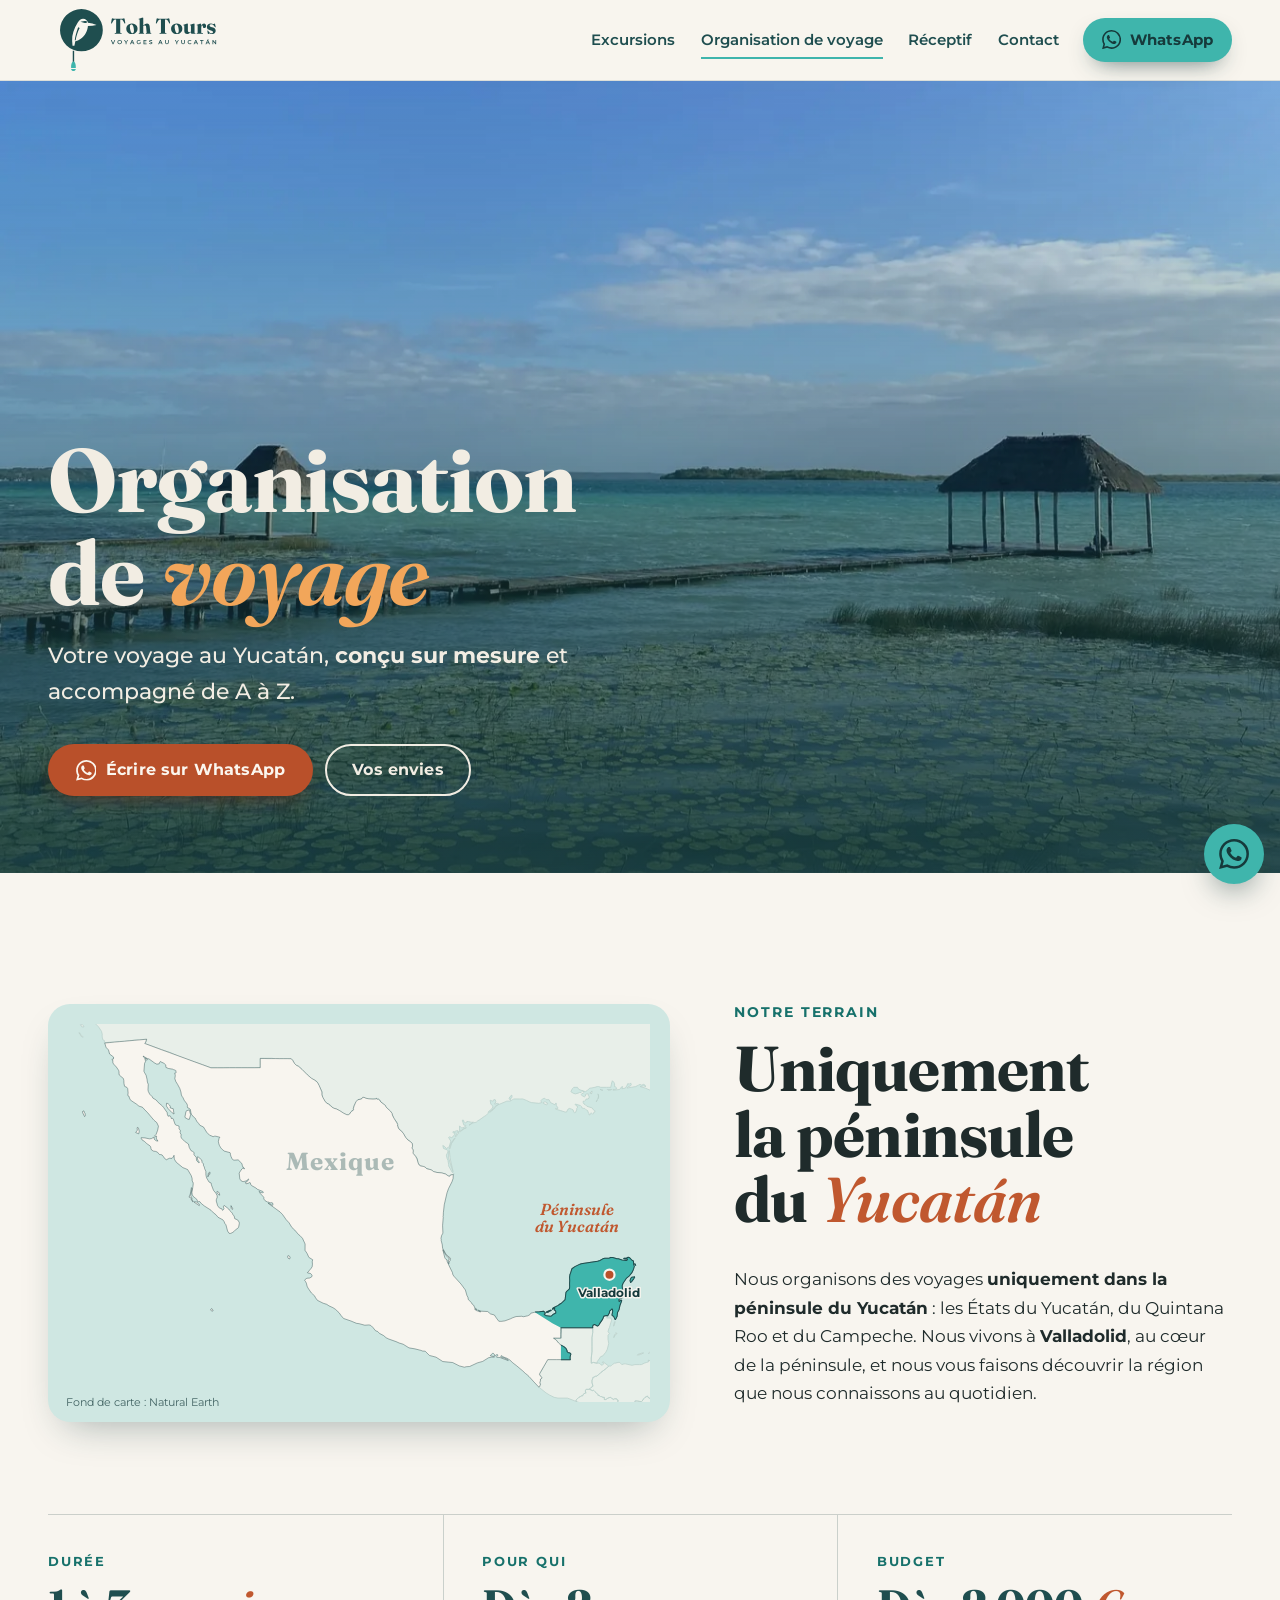
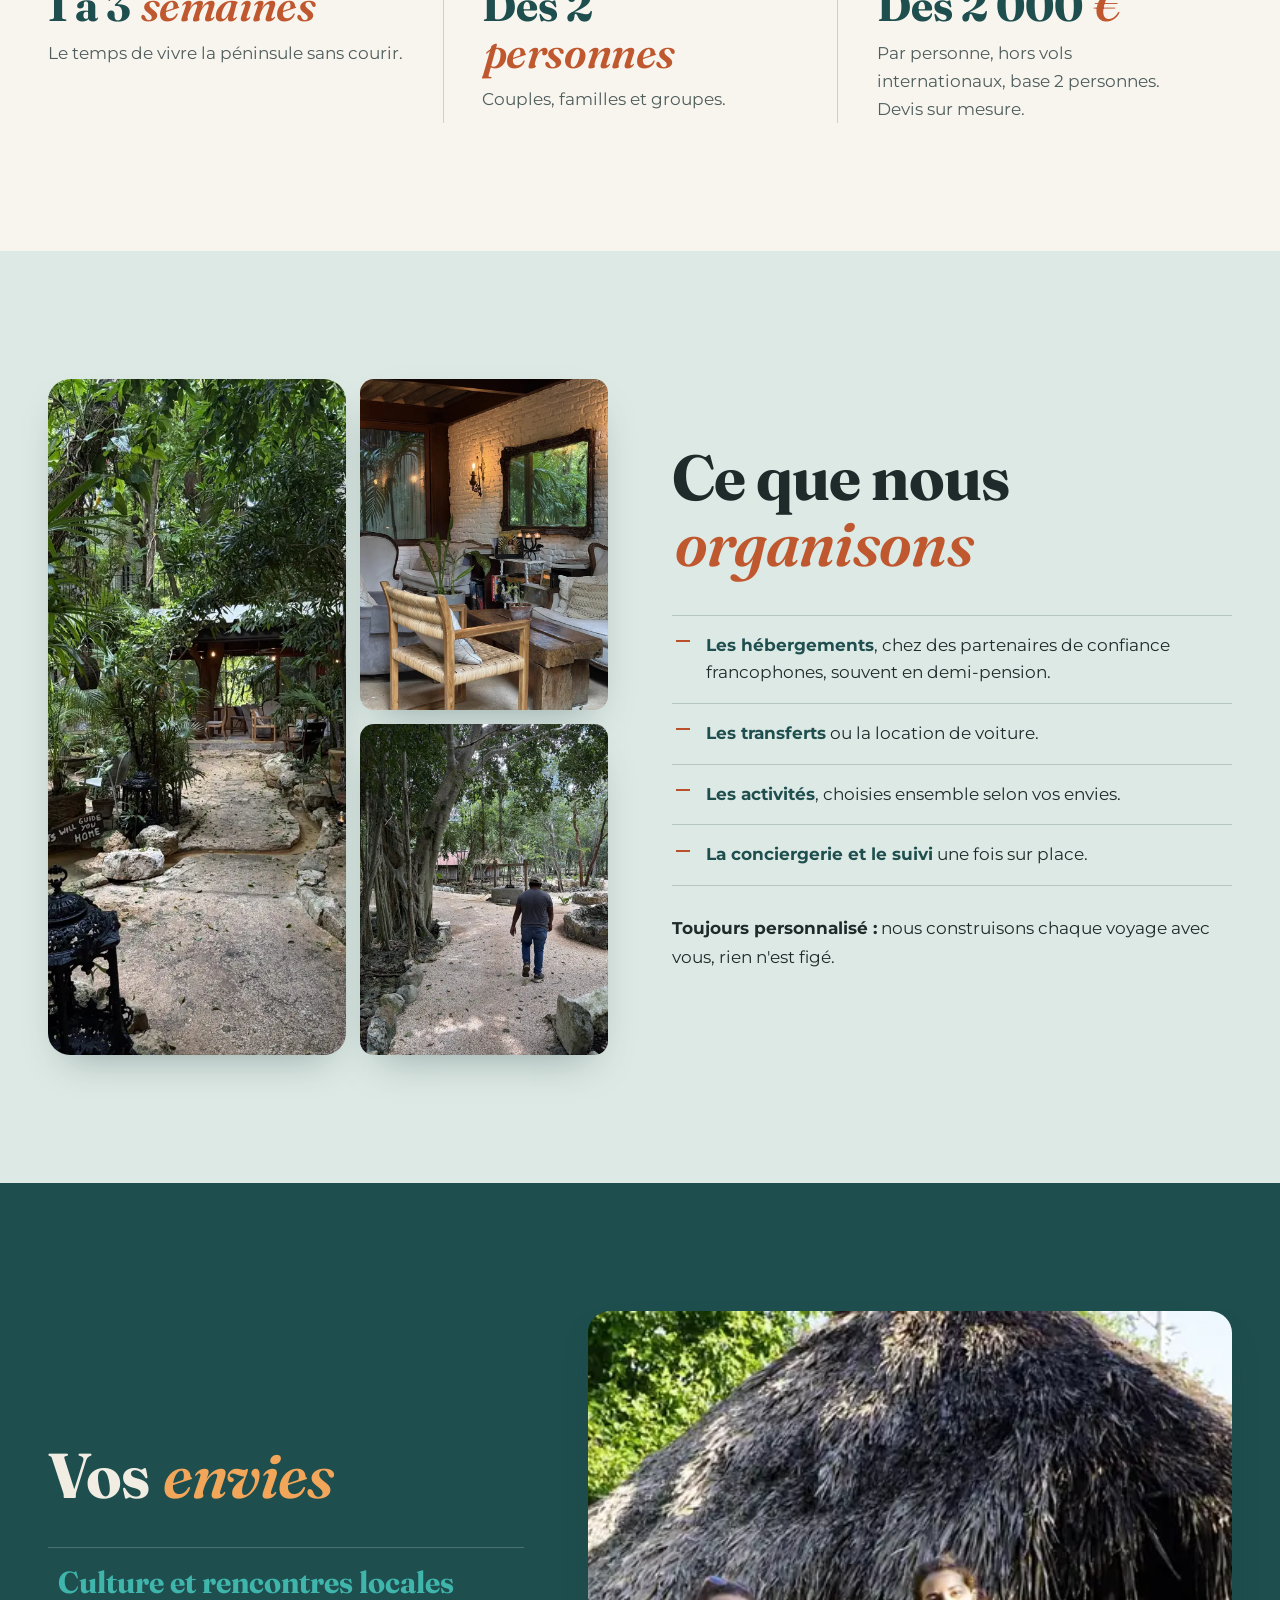
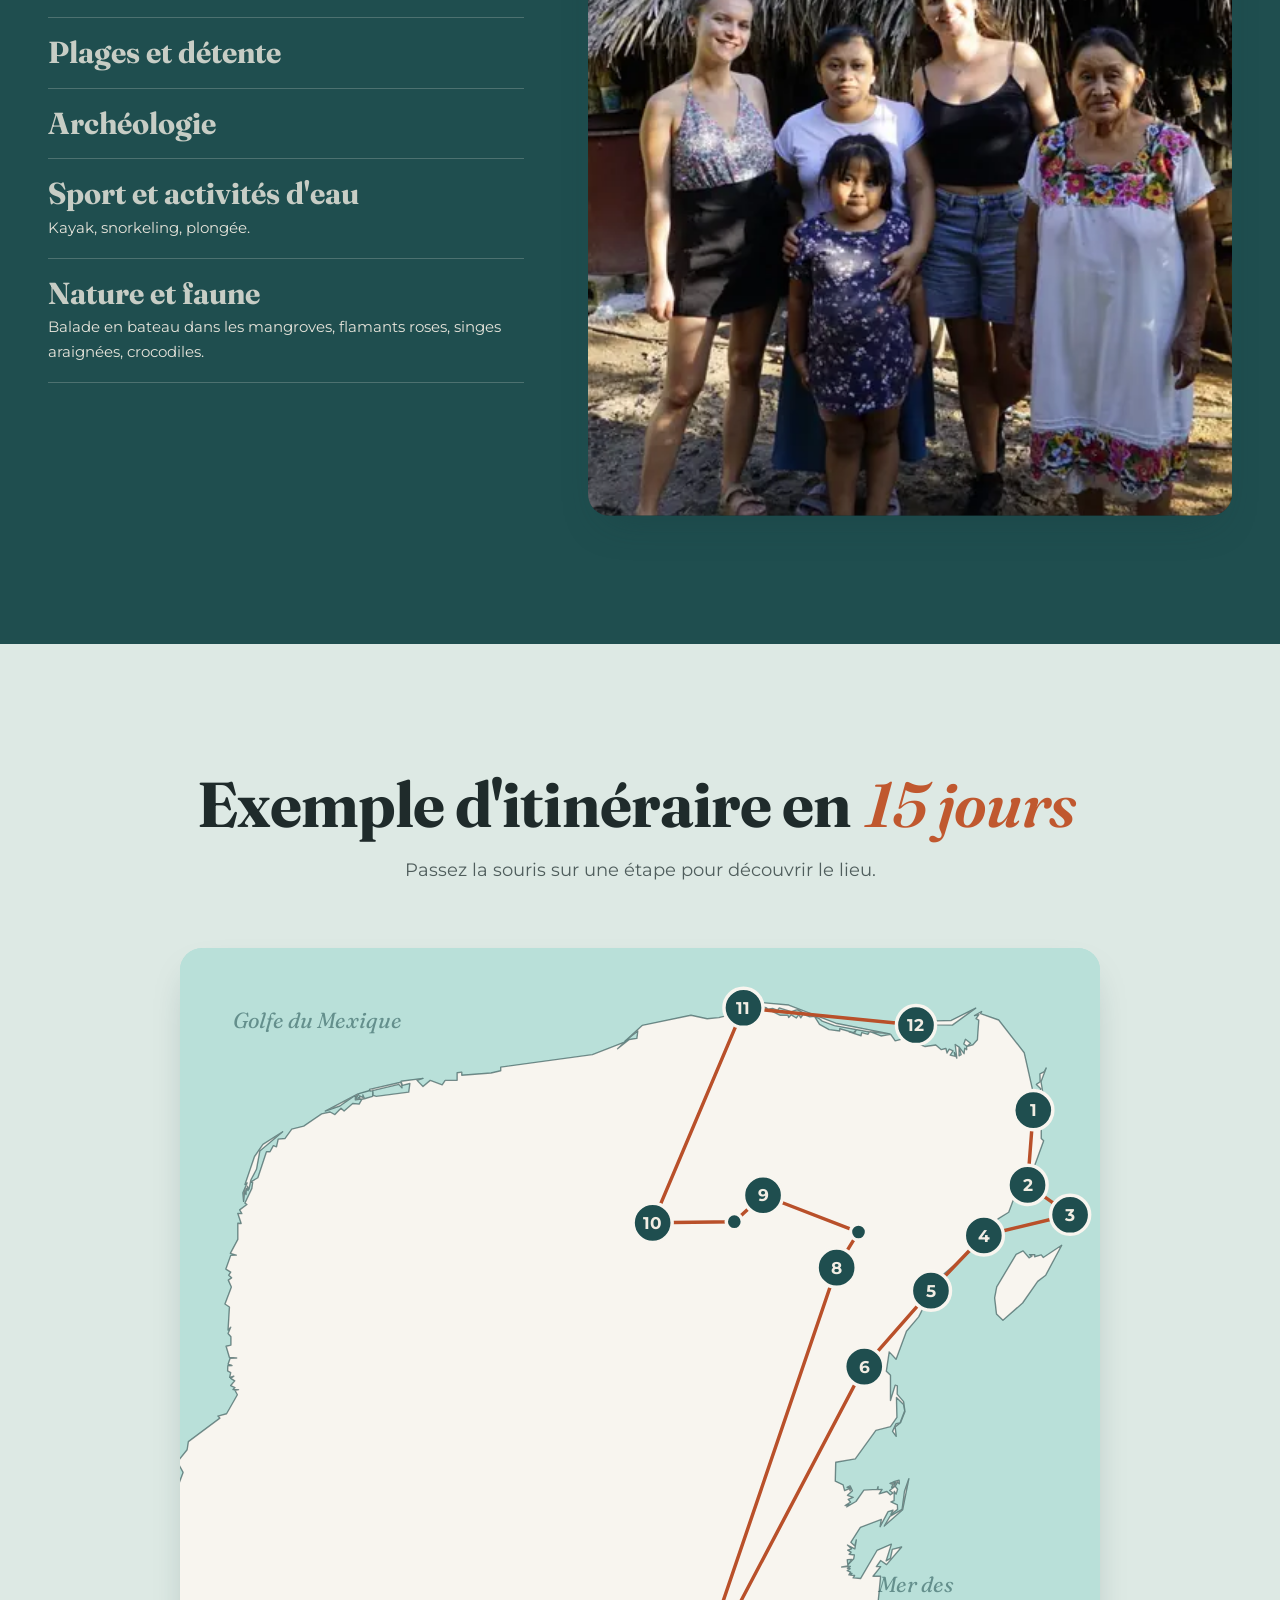
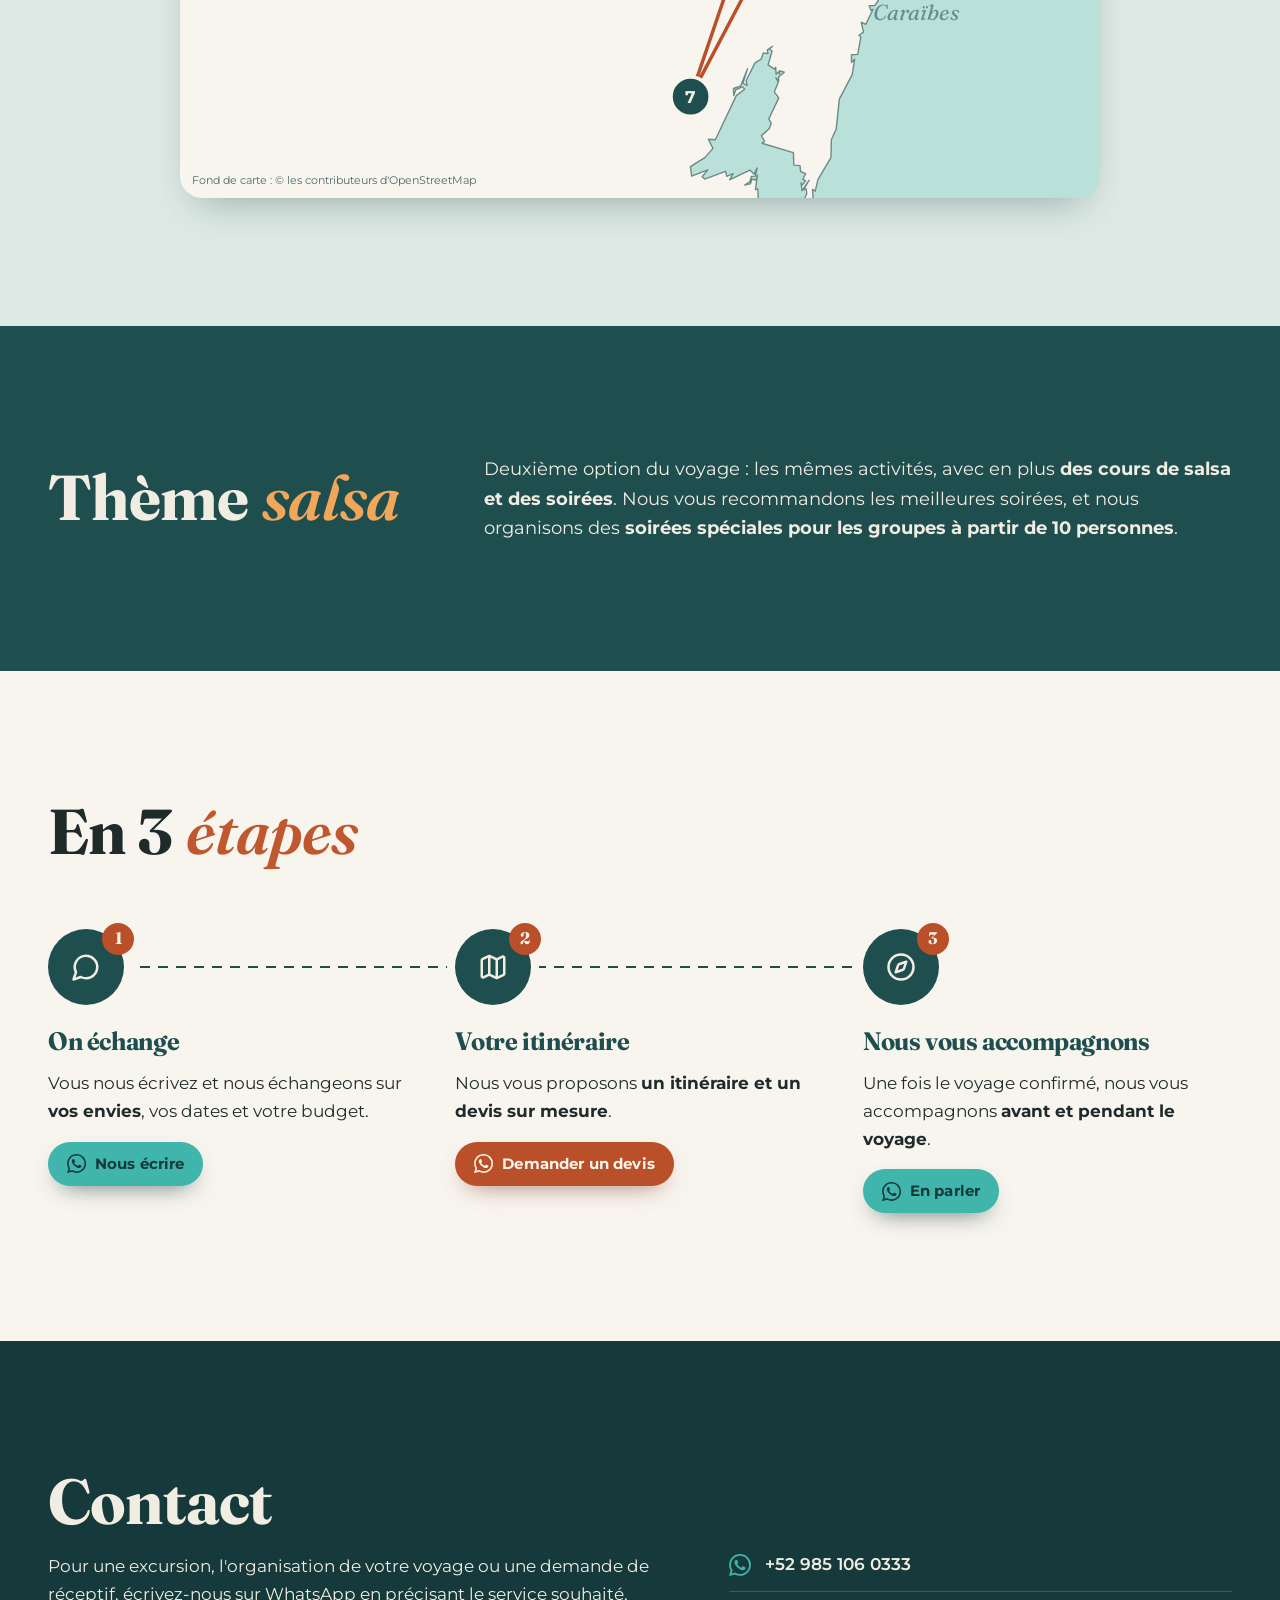
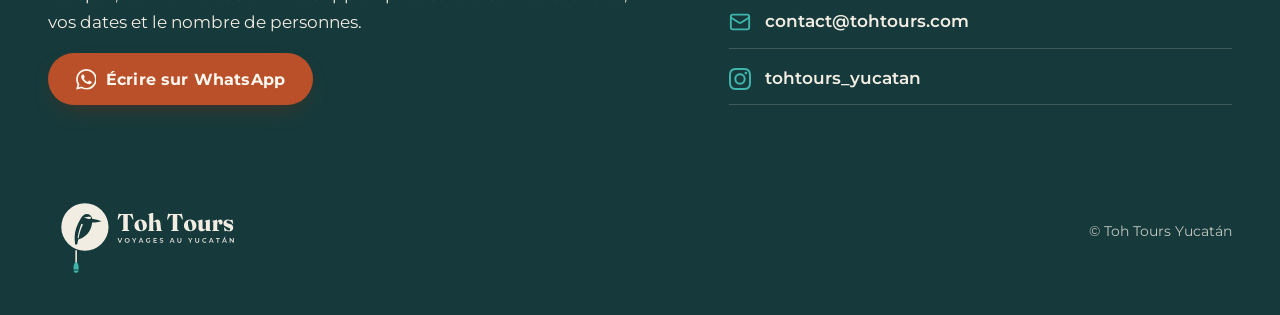
<file: organisation.html>
<!doctype html>
<html lang="fr">
<head>
  <meta charset="utf-8">
  <meta name="viewport" content="width=device-width, initial-scale=1">
  <title>Organisation de voyage : Toh Tours Yucatán</title>
  <meta name="description" content="Votre voyage sur mesure dans la péninsule du Yucatán, de 1 à 3 semaines, accompagné de A à Z depuis Valladolid. À partir de 2 000 € par personne.">
  <meta name="theme-color" content="#1F4E4F">
  <link rel="icon" href="assets/img/logo/favicon.ico" sizes="any">
  <link rel="icon" href="assets/img/logo/toh-tours-favicon.svg" type="image/svg+xml">
  <link rel="apple-touch-icon" href="assets/img/logo/apple-touch-icon.png">
  <link rel="manifest" href="site.webmanifest">
  <link rel="preload" href="assets/fonts/fraunces.woff2" as="font" type="font/woff2" crossorigin>
  <link rel="preload" href="assets/fonts/fraunces-italic.woff2" as="font" type="font/woff2" crossorigin>
  <link rel="preload" href="assets/fonts/montserrat.woff2" as="font" type="font/woff2" crossorigin>
  <link rel="stylesheet" href="assets/css/style.css?v=3">
  <script>document.documentElement.classList.add("js")</script>
  <meta property="og:title" content="Toh Tours Yucatán">
  <meta property="og:description" content="Le Yucatán maya, vécu de l'intérieur. Excursions, voyages sur mesure, réceptif.">
  <meta property="og:image" content="https://tohtours.com/assets/img/yalcoba_cenote_xcanahaltun_02-1600.webp">
  <meta property="og:locale" content="fr_FR">
  <meta property="og:type" content="website">
  <meta property="og:url" content="https://tohtours.com/organisation.html">
</head>
<body>
  <a class="lien-evitement" href="#contenu">Aller au contenu</a>

  <header class="entete">
    <div class="conteneur entete__barre">
      <a class="entete__logo" href="index.html" aria-label="Toh Tours Yucatán, accueil">
        <img src="assets/img/logo/toh-tours-horizontal-couleur.svg" alt="Toh Tours Yucatán" width="659" height="256">
      </a>
      <button class="entete__menu" type="button" aria-expanded="false" aria-controls="nav">
        <svg width="20" height="20" aria-hidden="true"><use href="assets/img/icones.svg#menu"/></svg> Menu
      </button>
      <nav class="nav" id="nav" aria-label="Menu principal">
        <ul>
          <li><a href="excursions.html">Excursions</a></li>
          <li><a href="organisation.html" aria-current="page">Organisation de voyage</a></li>
          <li><a href="receptif.html">Réceptif</a></li>
          <li><a href="#contact">Contact</a></li>
        </ul>
      </nav>
      <a class="bouton bouton--whatsapp bouton--petit" href="https://wa.me/529851060333">
        <svg aria-hidden="true"><use href="assets/img/icones.svg#whatsapp"/></svg> WhatsApp
      </a>
    </div>
  </header>

  <main id="contenu">
    <section class="heros" aria-labelledby="titre-organisation">
      <div class="conteneur">
        <div class="heros__cadre">
          <img class="heros__img--lagune" src="assets/img/bacalar_ponton_01-800.webp" srcset="assets/img/bacalar_ponton_01-800.webp 800w, assets/img/bacalar_ponton_01-1600.webp 1600w" sizes="(max-width: 1240px) 100vw, 1240px" fetchpriority="high" alt="Ponton et palapas sur la lagune turquoise de Bacalar" width="800" height="1067">
          <div class="heros__texte">
            <h1 id="titre-organisation">Organisation de <span class="accent">voyage</span></h1>
            <p class="heros__sous-titre">Votre voyage au Yucatán, <strong>conçu sur mesure</strong> et accompagné de A à Z.</p>
            <div class="heros__actions">
              <a class="bouton bouton--terre" href="https://wa.me/529851060333"><svg aria-hidden="true"><use href="assets/img/icones.svg#whatsapp"/></svg> Écrire sur WhatsApp</a>
              <a class="bouton bouton--contour" href="#envies">Vos envies</a>
            </div>
          </div>
        </div>
      </div>
    </section>

    <section class="section" aria-labelledby="titre-zone">
      <div class="conteneur zone">
        <figure class="zone__carte" data-apparition>
          <svg viewBox="0 0 800 520" role="img" aria-labelledby="titre-carte-mexique">
            <title id="titre-carte-mexique">Carte du Mexique : la péninsule du Yucatán, à l'est, est mise en évidence</title>
            <defs><clipPath id="clip-peninsule"><path d="M641.6 396.2L638.5 271.8L820.7 271.8L820.7 475.4L677.3 475.4L677.3 417.4L666.1 411.6L641.6 396.2Z"/></clipPath></defs>
            <path class="zone__voisins" d="M805,94L805,94L805,94L805,94ZM805,92L805,92L805,91L805,92ZM805,89L805,89L803,90L803,92L803,92L802,92L800,91L793,88L786,86L791,85L794,86L793,85L793,84L791,83L788,84L786,83L784,84L782,85L780,86L774,87L768,88L769,87L770,86L773,85L774,83L773,81L772,82L771,83L770,82L769,82L768,85L767,86L766,88L761,89L761,89L762,87L762,86L760,87L758,90L749,91L749,90L751,90L754,89L753,87L752,86L751,86L751,85L751,82L750,80L748,78L748,78L747,81L746,86L746,87L743,87L740,87L732,87L729,86L728,86L727,86L724,87L719,88L718,88L717,88L714,91L711,93L702,90L700,87L698,87L695,87L693,89L691,93L694,95L697,96L701,95L703,94L705,94L706,93L707,92L709,93L709,94L708,95L706,96L705,97L707,99L710,100L711,99L711,97L713,96L715,96L715,97L715,98L716,99L716,102L716,102L714,103L712,103L711,105L711,105L710,106L709,106L708,106L708,107L708,108L709,110L711,111L713,113L719,115L720,115L722,118L723,119L724,119L724,121L722,122L722,123L721,124L720,123L719,122L717,125L716,125L716,123L715,122L714,119L712,118L711,117L710,116L709,116L708,116L706,115L706,114L705,113L704,112L697,110L697,111L697,111L698,112L700,113L700,115L699,116L699,118L698,120L698,121L696,122L695,121L694,118L692,117L689,116L687,117L685,121L683,121L677,119L670,117L670,116L671,116L673,116L673,115L671,112L671,111L671,109L670,109L669,111L665,109L663,108L661,104L657,104L655,102L652,103L651,104L650,105L650,106L651,108L651,108L647,109L637,108L634,107L630,105L625,103L622,103L620,103L612,103L611,104L609,105L608,104L608,102L609,102L610,101L610,100L610,98L610,98L609,98L606,102L608,105L608,106L603,106L591,111L587,114L587,113L592,110L590,109L587,110L586,110L588,107L587,104L585,104L584,106L583,106L581,105L580,105L581,110L583,112L584,114L581,118L578,120L577,123L574,126L572,127L565,132L563,133L561,135L556,136L553,138L551,139L554,137L557,135L554,135L550,134L548,134L548,135L546,136L544,134L544,133L543,132L542,132L542,133L544,139L546,139L547,140L545,141L544,142L541,143L538,140L538,143L538,146L537,147L536,148L535,147L535,146L534,147L533,147L531,148L529,148L529,149L530,150L532,149L531,152L529,155L527,156L524,155L523,156L523,156L526,161L524,168L522,170L522,170L520,171L517,168L515,167L516,171L521,173L522,174L522,176L521,178L520,180L520,181L521,185L522,187L523,193L523,195L528,204L529,204L530,205L530,207L526,207L525,208L525,209L524,209L524,209L522,209L519,206L514,205L507,204L502,203L500,201L497,200L495,199L492,198L491,197L488,196L485,195L483,194L481,191L481,191L480,185L478,182L474,178L474,177L474,177L474,174L474,173L473,171L473,170L473,168L473,166L473,164L471,162L467,159L464,156L461,151L458,147L456,145L454,143L453,140L453,139L453,138L452,135L448,130L446,125L445,123L443,120L439,116L437,114L436,112L430,107L428,104L427,103L425,103L424,103L424,102L423,102L422,103L419,103L413,103L409,102L407,101L405,101L404,102L402,103L398,104L396,107L393,112L392,116L392,118L392,119L390,119L389,121L387,124L385,125L383,125L379,123L373,119L369,117L365,116L363,114L360,111L358,110L356,109L353,106L350,101L349,97L349,93L345,85L343,81L342,79L339,77L335,75L329,70L322,63L317,58L314,57L311,54L309,50L307,48L307,48L306,48L301,48L296,48L291,48L285,48L280,47L275,47L270,47L264,47L264,51L264,54L264,57L264,60L256,60L247,60L239,60L230,60L222,60L213,60L205,60L196,60L185,56L174,52L162,48L151,44L140,39L128,35L117,31L105,27L107,25L108,21L105,21L99,22L92,22L85,23L78,24L71,24L64,25L57,25L50,26L50,26L50,23L49,22L48,22L47,18L47,16L47,14L46,10L42,4L35,-3L31,-5L805,-5ZM658,111L657,111L653,109L653,108L655,107L656,107L658,108L658,109L659,109L659,110ZM533,155L532,155L533,152L534,152L535,149L536,148L537,150L535,152ZM539,148L538,148L539,146L541,146L545,143L546,143L547,142L547,142L547,143L544,144ZM525,171L524,172L524,170L526,165L530,158L532,157L527,164ZM580,121L579,121L584,117L585,115L587,115L584,118ZM529,202L529,203L527,197L523,184L523,176L524,174L525,184L528,198ZM-5,6L-5,7L-5,7L-5,7L-5,6ZM21,18L20,18L18,17L17,15L15,12L16,12L17,14L20,17ZM21,2L22,4L21,4L19,4L18,2L18,1L17,1L16,0L16,0L16,-1L16,-1L20,1ZM727,105L726,107L726,106L727,104L728,104ZM735,91L735,91L733,91L732,90L731,90L735,91ZM747,90L745,91L742,91L741,90L742,90L746,90ZM719,95L720,96L718,95L717,95L717,95L718,95L718,94L720,92L720,94ZM729,102L728,103L729,99L728,96L729,97L729,99ZM779,525L778,522L778,520L779,519L779,518L782,518L788,519L789,518L791,515L793,513L795,512L796,511L797,513L802,516L803,516L803,516L803,516L803,514L804,513L805,513L805,525ZM805,513L804,513L803,514L803,516L803,516L803,516L802,516L797,513L796,511L795,512L793,513L791,515L789,518L788,519L782,518L779,518L779,519L778,520L778,522L779,525L755,525L755,525L755,525L754,524L754,523L755,521L756,517L755,517L754,515L751,515L749,516L748,515L747,514L745,513L742,514L739,516L738,516L737,516L737,515L737,513L737,513L735,513L733,512L732,512L731,511L728,510L728,509L725,506L724,505L723,504L722,503L721,504L717,502L716,502L717,501L718,500L721,498L721,496L720,493L720,491L720,490L721,487L721,486L725,484L726,484L729,482L732,479L736,476L740,473L742,471L743,470L746,470L747,469L748,468L751,466L752,466L756,465L758,465L760,467L761,468L764,467L766,467L775,469L779,468L785,468L788,468L792,466L795,465L798,464L798,463L797,462L802,463L805,464L805,513ZM787,454L783,455L782,455L783,454L786,453L789,452L791,452ZM800,451L798,453L798,452L799,451L800,450L801,450L800,451ZM647,499L648,498L648,497L649,496L649,494L648,492L649,490L649,489L649,488L651,487L651,486L648,482L648,481L648,480L651,476L654,470L657,465L659,461L666,461L671,461L677,461L684,461L688,461L690,461L690,459L690,456L691,454L691,453L690,452L687,451L686,450L686,449L685,447L684,445L681,443L677,441L674,439L672,435L669,433L667,432L667,432L672,432L677,432L677,427L677,422L677,417L686,417L696,417L707,417L716,417L721,417L721,424L720,431L720,436L720,443L720,450L719,459L719,466L719,466L722,465L726,466L727,466L729,466L730,466L732,468L734,469L736,467L735,465L734,465L735,464L743,470L742,471L740,473L736,476L732,479L729,482L726,484L725,484L721,486L721,487L720,490L720,491L720,493L721,496L721,498L718,500L717,501L716,502L716,502L715,502L713,502L712,502L711,503L711,504L711,506L712,507L711,507L709,508L708,509L707,511L706,511L705,511L704,512L702,513L700,515L698,517L698,518L699,519L689,515L686,514L673,514L668,513L662,510L657,507ZM714,525L712,525L706,523L702,520L699,519L698,518L698,517L700,515L702,513L704,512L705,511L706,511L707,511L708,509L709,508L711,507L712,507L711,506L711,504L711,503L712,502L713,502L715,502L716,502L716,502L716,502L717,502L721,504L722,503L723,504L724,505L725,506L728,509L728,510L731,511L732,512L733,512L735,513L737,513L737,513L737,515L737,516L738,516L739,516L742,514L745,513L747,514L748,515L749,516L751,515L754,515L755,517L756,517L755,521L754,523L754,524L755,525L755,525L714,525ZM721,417L721,415L722,414L724,413L726,414L727,415L728,415L729,414L731,411L735,405L736,402L738,401L740,401L742,401L740,404L742,404L743,404L746,404L747,407L746,410L744,417L743,419L742,423L744,425L742,428L742,430L742,433L743,439L741,447L739,451L738,452L735,456L732,457L728,463L727,464L727,466L726,466L722,465L719,466L719,466L719,459L720,450L720,443L720,436L720,431L721,424ZM750,415L749,415L750,414L750,413L751,409L752,409L752,409ZM752,427L750,431L750,430L751,427L752,426L753,425L753,424L754,425L754,426Z"/>
            <path class="zone__mexique" d="M50.5,26.1L57.4,25.5L64.2,24.8L71.1,24.2L77.9,23.6L84.8,23L91.6,22.4L98.5,21.8L105.4,21.2L108.1,20.9L106.6,25.2L105.4,26.7L116.8,31L128.1,35.2L139.5,39.3L150.9,43.5L162.3,47.7L173.6,51.9L185,56L196.4,60.2L204.9,60.2L213.3,60.2L221.8,60.1L230.3,60.1L238.8,60.1L247.2,60.1L255.7,60.1L264.2,60L264.2,56.9L264.2,53.7L264.2,50.6L264.2,47.4L269.5,47.4L274.8,47.5L280,47.5L285.3,47.5L290.6,47.6L295.8,47.6L301.1,47.6L306.4,47.7L306.6,47.7L306.8,47.8L308.9,50.2L311.1,54L313.7,56.7L316.7,58.1L321.7,62.5L328.9,69.8L334.7,74.7L338.9,77.1L341.7,79.2L343.2,80.9L345.2,84.7L348.9,93.4L348.9,97.4L350.3,101.1L353.1,106L355.6,108.9L357.7,109.8L360,111.5L362.5,114.1L365.5,115.8L368.8,116.7L373.2,119L379,122.7L383,124.6L385.2,124.7L387.1,123.5L388.6,121L390.2,119.5L391.8,118.7L392.4,117.6L392.1,116L393.2,112.5L395.6,106.9L398.4,104L401.7,103.5L403.9,102.5L404.9,100.8L406.7,100.7L409.2,102L413.4,102.8L419.1,103.2L422.4,103L423.5,102.4L424,102.4L424.1,103.1L424.9,103.4L426.6,103.3L428,104.3L429.9,107.2L436.2,112L436.8,113.7L438.9,116L443,119.6L445.3,122.8L445.8,125.4L447.9,129.5L451.5,135.2L453.2,138.3L452.7,138.7L453.1,140.3L454,143.1L455.8,145.4L458.4,147.3L461.1,150.7L463.8,155.6L467,159.3L470.8,161.8L472.9,164.2L473.4,166.4L473.4,168.2L472.8,169.8L473.1,171.3L474.1,172.7L474.5,174.4L474.1,176.8L474.1,177.5L474.5,178L477.8,182.1L479.6,185.4L481,190.6L481,190.7L482.5,193.8L484.8,195.1L488.1,195.6L490.7,196.6L492.4,198.4L494.7,199.4L497.4,199.8L500,200.9L502.4,202.8L507.1,204L513.8,204.6L518.9,206.2L522.5,208.7L524,209.2L524.5,209.2L524.6,208.8L524.9,208.1L526.3,207.3L529.5,206.8L529.1,212.3L527.6,216.8L522.9,226.1L520.8,231.9L517,248.4L515.8,259.2L515.6,264.2L515.2,264.9L515.6,265.7L514.7,276.8L515.1,286.3L514.9,287.8L513.4,290.6L512.5,294.6L512.9,296.3L512.8,297.6L514.3,303.5L514.7,308L519,315.7L521.4,318.4L524.4,320.7L525.5,322L525,325.2L523.8,326.9L523.2,329.5L522.6,327.3L522.8,324.6L523.8,323.1L523.8,321.9L522,320.8L518.8,316.9L515,310.1L517.7,321L518.7,322.7L519.4,323.5L520.7,324.2L521,325.4L521,326.3L524.5,333.9L528.3,341.7L528.6,343.8L530.1,346.4L540,357.3L546,365.5L548.2,373.1L549.5,375.5L550.1,378.8L554.1,382.5L555.3,384.9L557.3,386.2L559.1,390.2L562.3,392.5L561.6,392.5L558.7,391.3L558.9,392.1L561.3,393.8L566,395.4L567.1,395.4L565.3,394.6L563.7,393.4L564.2,393.2L567.5,394.6L576.6,395.1L580.6,398.4L585.8,399.8L588.6,404L591.9,408.4L593.9,408.6L595.6,408.6L600.4,407.9L608,405.1L610.6,403.8L615.7,402L623.4,401.6L625.9,402.2L631.6,401L634.5,399.6L635.4,398.3L635.9,397.4L641.2,396.1L642.3,395.8L647.8,395.5L650.5,395L653.5,394.7L655.7,396.7L655.7,397.7L654.3,398.6L654.9,399.5L657.6,401L662.5,401.5L664.1,401.3L666.3,399.2L670.3,397.1L670.2,394.6L669.4,393.3L668.3,393.2L668.1,392.4L668.8,390.7L668.7,390.1L666.2,391.8L665.6,391.8L665.9,391L666.4,390.3L673.6,386.6L675.5,385.1L677.9,383.7L683.1,378.6L684.2,369L685.2,367.3L688.7,364.3L689,363.5L689.3,361.5L689.2,356.4L689.4,352.4L689.2,347.9L689.8,343.9L690.4,342.7L692.4,336.3L696.5,333.4L703.5,330L705.2,329.4L727.7,325.9L730.9,325L734.8,322.7L737.6,321.9L742.8,321.9L744.4,321.6L744.7,321.3L744.7,321L745.7,320.7L748.6,321L754.2,322.4L756.3,322.7L761.3,324.4L766.7,325L767.6,324.8L768.3,324.3L768.8,323.3L768.3,322.5L767.7,322.5L766.8,323L765.7,323L763.5,322.3L763.9,321.8L766.1,321.8L767.6,321.5L769.6,320.5L771.9,321.3L774.9,324.6L777,325.7L777.2,330.5L777.5,331.4L778.2,332.7L777.2,336.4L776,339.5L774.6,342L771.4,346L767.5,349.1L762.7,356.2L761.5,359.5L761.6,362.1L762.4,364.7L762.1,365.6L761.6,366.6L760.6,366.5L758.7,367.8L756.3,371.4L756.2,372.5L757.3,373.5L758.7,373L760.5,373L761.5,372.7L762.6,372.7L762.3,374.8L761.2,376.3L760.5,376.8L759.2,377L757.7,377.8L757,378.6L757,381L757.8,381.2L759.5,379.4L760.6,379.5L760.8,380.3L758.5,386.4L757.1,392.7L755.1,396.3L754.5,401.6L753.5,403.8L752.3,406.1L751.6,405.9L749.8,401.7L747.8,400.6L747.5,399.6L748.5,394.5L748,391.6L747,391.7L745.7,393.3L744.1,394.6L744.1,396.6L742.2,399.8L741.7,400.9L739.9,400.7L737.7,400.8L736.2,401.6L734.7,405.5L731,411L729.4,413.7L728.2,414.6L727.3,415L726.1,414.3L723.6,412.8L721.6,413.6L720.9,415.3L721,417.5L715.9,417.5L707.3,417.5L696.5,417.5L685.9,417.5L677.1,417.4L677.1,422.4L677,426.7L677,431.6L672.2,431.6L667,431.5L667.5,432.1L669.2,433L671.5,435.1L674.2,438.5L677.5,441.3L681.3,443.3L683.8,445.3L685,447.2L685.7,448.8L685.7,450.2L687,451.3L689.6,452L690.8,453.2L690.8,454.2L690.1,456.4L689.8,458.9L690.2,461.2L688.3,461.2L683.9,461.2L677.4,461.2L671.3,461.2L666.4,461.2L659.2,461.2L657.2,464.7L653.9,470.4L650.9,475.5L648.4,479.9L648,481L648,482L651.1,486L650.5,487.2L649.4,487.8L649.1,488.8L649.2,490.3L648.4,492.3L648.6,493.8L649.1,495.5L648.4,497L647.9,498.5L647.3,499.1L646.6,498.6L640.2,491.8L633.5,484.4L630.9,482L628.4,480.1L624.9,476.7L615.9,469.2L611.3,465.7L607,461.6L603.1,459.3L599.2,457.9L597.5,457L596,455.9L595.1,455.8L594.7,457.3L596.1,458.1L597.7,458.7L598.9,458.8L600.3,459.3L604.3,461.4L604.9,462.5L593.7,458.3L589.1,457.9L588.6,457.3L590.9,455.1L590.1,454.3L589.4,454.2L586.9,455.7L586,455.8L585.8,454.8L585.9,453.9L584.3,452.5L583.4,452.5L582.5,453.5L580.4,455.3L580.5,456L584.7,456.8L586.1,457.3L585.8,457.7L582.2,457.7L577.8,458.6L569.8,463.6L562.4,465.7L551.9,470.6L547.2,470.9L544.7,471.6L537.7,469.8L528.6,465.2L515,463.8L505.7,457.8L496.6,455.4L490.8,449.6L487.3,449.4L485,448.5L476.7,446.4L468.5,445L460.5,440L455.2,438.4L450.7,436.4L440.8,432.9L437.1,431.1L433.6,428.1L427.9,425.1L425.5,422.5L422.7,421.6L418.8,416.8L416.8,414.8L415.1,413.8L413.3,413.5L407.9,413.9L400.1,411.8L396.4,411.3L388.8,408.1L378.6,404.6L375.2,400.6L372.5,396.8L367.3,391.9L364.1,389.8L358.6,387.3L355.5,385.2L350.7,383.7L342.7,379.7L340.2,376.3L338.6,373.3L334.4,369.6L329.7,362.7L328.5,360.2L327.6,356.3L326.5,354L325.2,352.3L325.9,351L328.2,349.4L332.2,349L335,347.3L335.4,345.9L335.2,345L333.4,342.9L331.1,342.3L329.4,342.2L329,341.4L330.3,340.5L331.8,338.4L334,335.8L335.5,333.5L335.9,330.1L335.6,326.7L336.2,323.9L330.9,320.6L330.3,319.2L328.6,315.4L325.7,311L325.8,302.3L322.2,294.5L318.6,290.6L316.7,289.3L311.6,283.2L307.7,279.7L303.7,273.1L299.8,268.9L294.8,261.8L291.3,258.2L274.9,246.3L275.9,246.3L280.6,249.2L281.4,249L281.6,247.5L281,245.8L280.1,245.4L278.8,245.8L277.1,245.4L276.2,244.9L273.7,244.5L270.5,242.5L269.1,240.4L269,238L264.3,233L262.6,230.1L263.5,230.4L264.7,231.5L266,231.8L267.4,231.8L268.5,231.4L268.1,230.6L267.1,229.9L260.4,227.2L258.1,225.3L252.6,222.2L251.3,221.1L250.4,218.1L249.1,217.9L247.9,218.8L244.7,219.6L243.8,218.6L243.7,217.7L246,216.7L248.1,213.9L248.1,212.9L246.9,214L245.2,215.3L243.4,216L240.6,216.6L239.2,216.2L238,215.5L236.1,213L235.2,204.9L236.9,202.1L238.9,199.2L240.6,197.6L241.5,198.9L242.6,199L241.8,197.6L240.2,196.3L239.6,194.9L239.5,193.7L238.7,191.5L233.8,186.7L229.1,187.1L227.2,187L225.5,185.2L224,182.1L223.2,179.6L223.2,178.2L222.7,176.8L214.7,174.6L212.3,172.7L210,170.3L208.9,168.3L208,166.8L207.2,164.3L206.6,161.3L207.5,157.5L208.7,155.6L203.1,154.2L201.1,154.2L199.3,154.9L197.7,154L194.5,152.8L190.6,148.8L186.1,141.5L181.1,139.1L179.5,136.6L177.4,134.3L175.7,131.4L175.3,130.2L174.8,129.5L172.3,127.5L169.6,124.1L168.8,121.4L168.1,117.3L166.2,115.8L164.4,115.1L164,113.2L164.1,112L163.5,109.9L159.7,104.9L157.7,100.7L156.7,99.4L155.8,97.5L155.2,93.6L153.7,88.8L150.6,83L148.1,79L146.8,75.1L147.4,71L147,68.6L146.6,68L146.9,67.1L147.7,67.6L148.4,66.9L148.3,64.3L147.5,63.5L145,62.7L143.9,62.1L137.9,61.1L134.5,59.6L134.3,56.2L132.6,54.6L131.2,53.7L126.8,51.6L126,52.7L125.4,54.6L123.6,55L121.9,55.1L119.2,53.7L112.3,48.7L110.9,47.9L108.7,47.4L107.7,46.7L103.1,44L104.1,45.4L105.4,46.9L106.6,51.1L105.2,54.2L104.3,64.9L105.3,67L107.3,70.4L108.6,75.9L109.1,79.8L110.3,83L109.9,90.5L110.4,92.8L112.3,96.5L115.8,100L116.6,101.8L121.1,104.4L124,107.9L129.6,112.6L131.3,114.6L136.3,121.8L136.5,124L137.5,126.7L140.3,126.1L141.6,128.1L141.4,129.1L141.8,129.8L143.2,129.6L144.5,130.2L147.2,138L148.7,139.1L150.5,139.5L152.6,140.4L152.7,142.4L152.6,144L154.4,146.3L154,149.4L155.5,152.1L155.2,154.7L155.8,156.7L160.2,161.2L165.5,164.9L166.6,169.6L168.9,173.9L171,175L173.4,176.8L173,178.7L173.2,179.8L176.2,183.2L176.7,187.6L179.3,190.5L180.1,190.7L180.6,190.2L178.7,187.4L177.9,185.5L177.7,182.6L178.4,182.2L183.7,186.8L184.3,190.3L186.1,192.2L186.2,194.8L187.3,196.4L187.7,198.7L189.4,202.4L189.5,207.6L190.4,211.4L193.8,217.2L196.6,218.4L197.1,221.2L199.9,228.5L203.2,232.5L204.9,235.8L205.1,237.9L203.9,241L203.7,243.2L205.6,249.7L208.2,253L211.3,253.9L211.8,254.3L211.5,255.2L212.5,256L213.7,255L214.3,253.5L213.7,251.8L213.6,250.6L214.1,249.7L215,249.6L220.8,254.1L221.8,255.8L223.9,257.8L225.9,260.3L226.7,262.2L228.3,263.8L229.1,267.5L233.1,269.2L235.2,272.3L235.4,274.2L234.4,279.2L233.4,280.6L230.2,282.7L227.9,285.3L225.6,286.8L223.2,287.8L221.3,287.6L219.3,284.6L217,275.9L215.5,274.1L214.4,271.3L212.7,269L206.2,265.6L203.1,261.9L199.9,259.5L196.5,255.9L187.3,250L183.5,247L181,244L179.4,244.1L178.2,244.4L177.7,243.6L177.6,242.1L177.1,241.1L171.7,236.6L170.6,234L170.3,231.2L171.6,223.7L172.1,219.4L171.7,217.1L171.2,216.8L170.7,215.6L170.5,212L169.2,208.1L164.4,200L160.8,198.5L157.7,197.3L148.9,190.1L146.6,186.6L146,184.6L145.7,180.4L144.5,182.8L142.9,184.6L139.3,184.5L135.1,186.5L132.6,184.6L131.3,182.5L129.3,179.9L127,179.4L125.6,179.3L122.9,176.1L120.6,175.1L117.5,174.7L114.8,173.1L114,171.3L113.6,168.8L112.5,167.3L108.3,164.4L104.9,161.2L101.6,159.1L100.7,157.4L100.6,156.2L105.7,156.5L111.8,157.8L114.8,157.4L116.6,156.3L118.3,155.4L118.6,156.3L118.2,158L119.9,159.6L122.2,160.9L123.8,160.7L122.3,159.4L121.2,156.5L121.7,155.5L121.7,154.1L119.4,154.4L119.1,153.7L121.1,151.6L123.2,145.9L124.3,140.4L122,135.5L118,132.1L109.6,122.1L104.5,116.9L103,115L101.6,114.1L97.5,112.9L94,110L87.9,106L85.3,103.9L83.5,98.9L82.1,98.2L82.6,94.8L82,88.7L80.9,87.1L77.7,85.6L76.9,81.5L76.7,77.5L76,74.8L70.4,70.1L70.1,67.9L70.1,65.7L69.5,63.6L66.5,59.2L62.9,55.3L61.7,53.5L61.5,49.7L60.2,48.7L60.7,48.4L61.9,48.5L62.5,48L62.6,45.4L57.2,41.3L55.6,35.6L52.7,32.6L52,31.4ZM774.2,354.4L772.9,355.2L772.3,352.3L773.3,349.6L774.5,348L776.9,347.8L778.4,347.3L778.6,348L777.3,350.2ZM305.2,320.8L304.5,322.9L302.7,322.1L302,320.7L302,318.6L302.9,318.2L304.4,319.1L304.7,319.7ZM199.4,394.1L198,394.6L195.9,393.1L196.4,391.9L197.6,391L198.8,392.6ZM207.8,232.2L208.5,235.2L207.2,234.7L205.6,233.1L204.5,231.1L204.6,230.2L204.9,230L207.1,231.2ZM145.7,123.2L145.6,123.7L143.1,122L137.5,116.2L135.6,113.3L135.2,112L135.4,108.9L137.3,109.3L139.4,111.3L140.5,113.2L140.5,115.4L144.6,116.4L145.2,121ZM97.4,150L97.1,150.9L93,149.1L95.3,145.9L94.9,142.6L95.9,141.9L96.8,143L97.9,147.3ZM168.5,124.5L166.7,131L164.9,130.9L161.1,128.8L160.7,127.5L162.1,120.1L163.3,119.1L166.6,118.1L167.1,119L167.5,121.2ZM23.8,126.3L22.8,127.3L20,121.6L20,120.2L20.8,119.5L22.1,119.6L22.1,121.1L23.2,122.3L23.6,123.5ZM779.7,330.4L780,331.6L779.7,331.5L779.1,330.5L778.7,329.4L779.1,329.3L779.3,329.7ZM660.5,395.7L657.8,396.3L657.3,395.7L662.7,393.2L663.7,393.3L664,393.6L661.2,394.9ZM226,254.7L225.5,254.8L224.3,253.4L223.8,250L224,249.6L226.4,253.9L226.3,254.4ZM108.8,49.5L108,49.6L106.6,48.3L106.7,47.1L107,47L108.5,48L109,49ZM195,205.2L195.3,206.2L195.1,206.4L194.2,205.8L192.5,209.8L192,210.1L193,204.7L194.1,203.9L195.2,203.7ZM180.6,248.3L180.4,249.6L173.1,244.6L174.8,244.2L176.8,244.5ZM172.1,244.3L171.6,244.6L169.5,241.6L169.2,239.5L168.4,238.6L166.3,237.9L168.1,233.6L169.6,224.8L170.3,226.4L168.7,235.3L168.8,236.5L169.5,237.6L170.3,239.5L170.4,241.5L171.8,243.3Z"/>
            <path class="zone__peninsule" clip-path="url(#clip-peninsule)" d="M50.5,26.1L57.4,25.5L64.2,24.8L71.1,24.2L77.9,23.6L84.8,23L91.6,22.4L98.5,21.8L105.4,21.2L108.1,20.9L106.6,25.2L105.4,26.7L116.8,31L128.1,35.2L139.5,39.3L150.9,43.5L162.3,47.7L173.6,51.9L185,56L196.4,60.2L204.9,60.2L213.3,60.2L221.8,60.1L230.3,60.1L238.8,60.1L247.2,60.1L255.7,60.1L264.2,60L264.2,56.9L264.2,53.7L264.2,50.6L264.2,47.4L269.5,47.4L274.8,47.5L280,47.5L285.3,47.5L290.6,47.6L295.8,47.6L301.1,47.6L306.4,47.7L306.6,47.7L306.8,47.8L308.9,50.2L311.1,54L313.7,56.7L316.7,58.1L321.7,62.5L328.9,69.8L334.7,74.7L338.9,77.1L341.7,79.2L343.2,80.9L345.2,84.7L348.9,93.4L348.9,97.4L350.3,101.1L353.1,106L355.6,108.9L357.7,109.8L360,111.5L362.5,114.1L365.5,115.8L368.8,116.7L373.2,119L379,122.7L383,124.6L385.2,124.7L387.1,123.5L388.6,121L390.2,119.5L391.8,118.7L392.4,117.6L392.1,116L393.2,112.5L395.6,106.9L398.4,104L401.7,103.5L403.9,102.5L404.9,100.8L406.7,100.7L409.2,102L413.4,102.8L419.1,103.2L422.4,103L423.5,102.4L424,102.4L424.1,103.1L424.9,103.4L426.6,103.3L428,104.3L429.9,107.2L436.2,112L436.8,113.7L438.9,116L443,119.6L445.3,122.8L445.8,125.4L447.9,129.5L451.5,135.2L453.2,138.3L452.7,138.7L453.1,140.3L454,143.1L455.8,145.4L458.4,147.3L461.1,150.7L463.8,155.6L467,159.3L470.8,161.8L472.9,164.2L473.4,166.4L473.4,168.2L472.8,169.8L473.1,171.3L474.1,172.7L474.5,174.4L474.1,176.8L474.1,177.5L474.5,178L477.8,182.1L479.6,185.4L481,190.6L481,190.7L482.5,193.8L484.8,195.1L488.1,195.6L490.7,196.6L492.4,198.4L494.7,199.4L497.4,199.8L500,200.9L502.4,202.8L507.1,204L513.8,204.6L518.9,206.2L522.5,208.7L524,209.2L524.5,209.2L524.6,208.8L524.9,208.1L526.3,207.3L529.5,206.8L529.1,212.3L527.6,216.8L522.9,226.1L520.8,231.9L517,248.4L515.8,259.2L515.6,264.2L515.2,264.9L515.6,265.7L514.7,276.8L515.1,286.3L514.9,287.8L513.4,290.6L512.5,294.6L512.9,296.3L512.8,297.6L514.3,303.5L514.7,308L519,315.7L521.4,318.4L524.4,320.7L525.5,322L525,325.2L523.8,326.9L523.2,329.5L522.6,327.3L522.8,324.6L523.8,323.1L523.8,321.9L522,320.8L518.8,316.9L515,310.1L517.7,321L518.7,322.7L519.4,323.5L520.7,324.2L521,325.4L521,326.3L524.5,333.9L528.3,341.7L528.6,343.8L530.1,346.4L540,357.3L546,365.5L548.2,373.1L549.5,375.5L550.1,378.8L554.1,382.5L555.3,384.9L557.3,386.2L559.1,390.2L562.3,392.5L561.6,392.5L558.7,391.3L558.9,392.1L561.3,393.8L566,395.4L567.1,395.4L565.3,394.6L563.7,393.4L564.2,393.2L567.5,394.6L576.6,395.1L580.6,398.4L585.8,399.8L588.6,404L591.9,408.4L593.9,408.6L595.6,408.6L600.4,407.9L608,405.1L610.6,403.8L615.7,402L623.4,401.6L625.9,402.2L631.6,401L634.5,399.6L635.4,398.3L635.9,397.4L641.2,396.1L642.3,395.8L647.8,395.5L650.5,395L653.5,394.7L655.7,396.7L655.7,397.7L654.3,398.6L654.9,399.5L657.6,401L662.5,401.5L664.1,401.3L666.3,399.2L670.3,397.1L670.2,394.6L669.4,393.3L668.3,393.2L668.1,392.4L668.8,390.7L668.7,390.1L666.2,391.8L665.6,391.8L665.9,391L666.4,390.3L673.6,386.6L675.5,385.1L677.9,383.7L683.1,378.6L684.2,369L685.2,367.3L688.7,364.3L689,363.5L689.3,361.5L689.2,356.4L689.4,352.4L689.2,347.9L689.8,343.9L690.4,342.7L692.4,336.3L696.5,333.4L703.5,330L705.2,329.4L727.7,325.9L730.9,325L734.8,322.7L737.6,321.9L742.8,321.9L744.4,321.6L744.7,321.3L744.7,321L745.7,320.7L748.6,321L754.2,322.4L756.3,322.7L761.3,324.4L766.7,325L767.6,324.8L768.3,324.3L768.8,323.3L768.3,322.5L767.7,322.5L766.8,323L765.7,323L763.5,322.3L763.9,321.8L766.1,321.8L767.6,321.5L769.6,320.5L771.9,321.3L774.9,324.6L777,325.7L777.2,330.5L777.5,331.4L778.2,332.7L777.2,336.4L776,339.5L774.6,342L771.4,346L767.5,349.1L762.7,356.2L761.5,359.5L761.6,362.1L762.4,364.7L762.1,365.6L761.6,366.6L760.6,366.5L758.7,367.8L756.3,371.4L756.2,372.5L757.3,373.5L758.7,373L760.5,373L761.5,372.7L762.6,372.7L762.3,374.8L761.2,376.3L760.5,376.8L759.2,377L757.7,377.8L757,378.6L757,381L757.8,381.2L759.5,379.4L760.6,379.5L760.8,380.3L758.5,386.4L757.1,392.7L755.1,396.3L754.5,401.6L753.5,403.8L752.3,406.1L751.6,405.9L749.8,401.7L747.8,400.6L747.5,399.6L748.5,394.5L748,391.6L747,391.7L745.7,393.3L744.1,394.6L744.1,396.6L742.2,399.8L741.7,400.9L739.9,400.7L737.7,400.8L736.2,401.6L734.7,405.5L731,411L729.4,413.7L728.2,414.6L727.3,415L726.1,414.3L723.6,412.8L721.6,413.6L720.9,415.3L721,417.5L715.9,417.5L707.3,417.5L696.5,417.5L685.9,417.5L677.1,417.4L677.1,422.4L677,426.7L677,431.6L672.2,431.6L667,431.5L667.5,432.1L669.2,433L671.5,435.1L674.2,438.5L677.5,441.3L681.3,443.3L683.8,445.3L685,447.2L685.7,448.8L685.7,450.2L687,451.3L689.6,452L690.8,453.2L690.8,454.2L690.1,456.4L689.8,458.9L690.2,461.2L688.3,461.2L683.9,461.2L677.4,461.2L671.3,461.2L666.4,461.2L659.2,461.2L657.2,464.7L653.9,470.4L650.9,475.5L648.4,479.9L648,481L648,482L651.1,486L650.5,487.2L649.4,487.8L649.1,488.8L649.2,490.3L648.4,492.3L648.6,493.8L649.1,495.5L648.4,497L647.9,498.5L647.3,499.1L646.6,498.6L640.2,491.8L633.5,484.4L630.9,482L628.4,480.1L624.9,476.7L615.9,469.2L611.3,465.7L607,461.6L603.1,459.3L599.2,457.9L597.5,457L596,455.9L595.1,455.8L594.7,457.3L596.1,458.1L597.7,458.7L598.9,458.8L600.3,459.3L604.3,461.4L604.9,462.5L593.7,458.3L589.1,457.9L588.6,457.3L590.9,455.1L590.1,454.3L589.4,454.2L586.9,455.7L586,455.8L585.8,454.8L585.9,453.9L584.3,452.5L583.4,452.5L582.5,453.5L580.4,455.3L580.5,456L584.7,456.8L586.1,457.3L585.8,457.7L582.2,457.7L577.8,458.6L569.8,463.6L562.4,465.7L551.9,470.6L547.2,470.9L544.7,471.6L537.7,469.8L528.6,465.2L515,463.8L505.7,457.8L496.6,455.4L490.8,449.6L487.3,449.4L485,448.5L476.7,446.4L468.5,445L460.5,440L455.2,438.4L450.7,436.4L440.8,432.9L437.1,431.1L433.6,428.1L427.9,425.1L425.5,422.5L422.7,421.6L418.8,416.8L416.8,414.8L415.1,413.8L413.3,413.5L407.9,413.9L400.1,411.8L396.4,411.3L388.8,408.1L378.6,404.6L375.2,400.6L372.5,396.8L367.3,391.9L364.1,389.8L358.6,387.3L355.5,385.2L350.7,383.7L342.7,379.7L340.2,376.3L338.6,373.3L334.4,369.6L329.7,362.7L328.5,360.2L327.6,356.3L326.5,354L325.2,352.3L325.9,351L328.2,349.4L332.2,349L335,347.3L335.4,345.9L335.2,345L333.4,342.9L331.1,342.3L329.4,342.2L329,341.4L330.3,340.5L331.8,338.4L334,335.8L335.5,333.5L335.9,330.1L335.6,326.7L336.2,323.9L330.9,320.6L330.3,319.2L328.6,315.4L325.7,311L325.8,302.3L322.2,294.5L318.6,290.6L316.7,289.3L311.6,283.2L307.7,279.7L303.7,273.1L299.8,268.9L294.8,261.8L291.3,258.2L274.9,246.3L275.9,246.3L280.6,249.2L281.4,249L281.6,247.5L281,245.8L280.1,245.4L278.8,245.8L277.1,245.4L276.2,244.9L273.7,244.5L270.5,242.5L269.1,240.4L269,238L264.3,233L262.6,230.1L263.5,230.4L264.7,231.5L266,231.8L267.4,231.8L268.5,231.4L268.1,230.6L267.1,229.9L260.4,227.2L258.1,225.3L252.6,222.2L251.3,221.1L250.4,218.1L249.1,217.9L247.9,218.8L244.7,219.6L243.8,218.6L243.7,217.7L246,216.7L248.1,213.9L248.1,212.9L246.9,214L245.2,215.3L243.4,216L240.6,216.6L239.2,216.2L238,215.5L236.1,213L235.2,204.9L236.9,202.1L238.9,199.2L240.6,197.6L241.5,198.9L242.6,199L241.8,197.6L240.2,196.3L239.6,194.9L239.5,193.7L238.7,191.5L233.8,186.7L229.1,187.1L227.2,187L225.5,185.2L224,182.1L223.2,179.6L223.2,178.2L222.7,176.8L214.7,174.6L212.3,172.7L210,170.3L208.9,168.3L208,166.8L207.2,164.3L206.6,161.3L207.5,157.5L208.7,155.6L203.1,154.2L201.1,154.2L199.3,154.9L197.7,154L194.5,152.8L190.6,148.8L186.1,141.5L181.1,139.1L179.5,136.6L177.4,134.3L175.7,131.4L175.3,130.2L174.8,129.5L172.3,127.5L169.6,124.1L168.8,121.4L168.1,117.3L166.2,115.8L164.4,115.1L164,113.2L164.1,112L163.5,109.9L159.7,104.9L157.7,100.7L156.7,99.4L155.8,97.5L155.2,93.6L153.7,88.8L150.6,83L148.1,79L146.8,75.1L147.4,71L147,68.6L146.6,68L146.9,67.1L147.7,67.6L148.4,66.9L148.3,64.3L147.5,63.5L145,62.7L143.9,62.1L137.9,61.1L134.5,59.6L134.3,56.2L132.6,54.6L131.2,53.7L126.8,51.6L126,52.7L125.4,54.6L123.6,55L121.9,55.1L119.2,53.7L112.3,48.7L110.9,47.9L108.7,47.4L107.7,46.7L103.1,44L104.1,45.4L105.4,46.9L106.6,51.1L105.2,54.2L104.3,64.9L105.3,67L107.3,70.4L108.6,75.9L109.1,79.8L110.3,83L109.9,90.5L110.4,92.8L112.3,96.5L115.8,100L116.6,101.8L121.1,104.4L124,107.9L129.6,112.6L131.3,114.6L136.3,121.8L136.5,124L137.5,126.7L140.3,126.1L141.6,128.1L141.4,129.1L141.8,129.8L143.2,129.6L144.5,130.2L147.2,138L148.7,139.1L150.5,139.5L152.6,140.4L152.7,142.4L152.6,144L154.4,146.3L154,149.4L155.5,152.1L155.2,154.7L155.8,156.7L160.2,161.2L165.5,164.9L166.6,169.6L168.9,173.9L171,175L173.4,176.8L173,178.7L173.2,179.8L176.2,183.2L176.7,187.6L179.3,190.5L180.1,190.7L180.6,190.2L178.7,187.4L177.9,185.5L177.7,182.6L178.4,182.2L183.7,186.8L184.3,190.3L186.1,192.2L186.2,194.8L187.3,196.4L187.7,198.7L189.4,202.4L189.5,207.6L190.4,211.4L193.8,217.2L196.6,218.4L197.1,221.2L199.9,228.5L203.2,232.5L204.9,235.8L205.1,237.9L203.9,241L203.7,243.2L205.6,249.7L208.2,253L211.3,253.9L211.8,254.3L211.5,255.2L212.5,256L213.7,255L214.3,253.5L213.7,251.8L213.6,250.6L214.1,249.7L215,249.6L220.8,254.1L221.8,255.8L223.9,257.8L225.9,260.3L226.7,262.2L228.3,263.8L229.1,267.5L233.1,269.2L235.2,272.3L235.4,274.2L234.4,279.2L233.4,280.6L230.2,282.7L227.9,285.3L225.6,286.8L223.2,287.8L221.3,287.6L219.3,284.6L217,275.9L215.5,274.1L214.4,271.3L212.7,269L206.2,265.6L203.1,261.9L199.9,259.5L196.5,255.9L187.3,250L183.5,247L181,244L179.4,244.1L178.2,244.4L177.7,243.6L177.6,242.1L177.1,241.1L171.7,236.6L170.6,234L170.3,231.2L171.6,223.7L172.1,219.4L171.7,217.1L171.2,216.8L170.7,215.6L170.5,212L169.2,208.1L164.4,200L160.8,198.5L157.7,197.3L148.9,190.1L146.6,186.6L146,184.6L145.7,180.4L144.5,182.8L142.9,184.6L139.3,184.5L135.1,186.5L132.6,184.6L131.3,182.5L129.3,179.9L127,179.4L125.6,179.3L122.9,176.1L120.6,175.1L117.5,174.7L114.8,173.1L114,171.3L113.6,168.8L112.5,167.3L108.3,164.4L104.9,161.2L101.6,159.1L100.7,157.4L100.6,156.2L105.7,156.5L111.8,157.8L114.8,157.4L116.6,156.3L118.3,155.4L118.6,156.3L118.2,158L119.9,159.6L122.2,160.9L123.8,160.7L122.3,159.4L121.2,156.5L121.7,155.5L121.7,154.1L119.4,154.4L119.1,153.7L121.1,151.6L123.2,145.9L124.3,140.4L122,135.5L118,132.1L109.6,122.1L104.5,116.9L103,115L101.6,114.1L97.5,112.9L94,110L87.9,106L85.3,103.9L83.5,98.9L82.1,98.2L82.6,94.8L82,88.7L80.9,87.1L77.7,85.6L76.9,81.5L76.7,77.5L76,74.8L70.4,70.1L70.1,67.9L70.1,65.7L69.5,63.6L66.5,59.2L62.9,55.3L61.7,53.5L61.5,49.7L60.2,48.7L60.7,48.4L61.9,48.5L62.5,48L62.6,45.4L57.2,41.3L55.6,35.6L52.7,32.6L52,31.4ZM774.2,354.4L772.9,355.2L772.3,352.3L773.3,349.6L774.5,348L776.9,347.8L778.4,347.3L778.6,348L777.3,350.2ZM305.2,320.8L304.5,322.9L302.7,322.1L302,320.7L302,318.6L302.9,318.2L304.4,319.1L304.7,319.7ZM199.4,394.1L198,394.6L195.9,393.1L196.4,391.9L197.6,391L198.8,392.6ZM207.8,232.2L208.5,235.2L207.2,234.7L205.6,233.1L204.5,231.1L204.6,230.2L204.9,230L207.1,231.2ZM145.7,123.2L145.6,123.7L143.1,122L137.5,116.2L135.6,113.3L135.2,112L135.4,108.9L137.3,109.3L139.4,111.3L140.5,113.2L140.5,115.4L144.6,116.4L145.2,121ZM97.4,150L97.1,150.9L93,149.1L95.3,145.9L94.9,142.6L95.9,141.9L96.8,143L97.9,147.3ZM168.5,124.5L166.7,131L164.9,130.9L161.1,128.8L160.7,127.5L162.1,120.1L163.3,119.1L166.6,118.1L167.1,119L167.5,121.2ZM23.8,126.3L22.8,127.3L20,121.6L20,120.2L20.8,119.5L22.1,119.6L22.1,121.1L23.2,122.3L23.6,123.5ZM779.7,330.4L780,331.6L779.7,331.5L779.1,330.5L778.7,329.4L779.1,329.3L779.3,329.7ZM660.5,395.7L657.8,396.3L657.3,395.7L662.7,393.2L663.7,393.3L664,393.6L661.2,394.9ZM226,254.7L225.5,254.8L224.3,253.4L223.8,250L224,249.6L226.4,253.9L226.3,254.4ZM108.8,49.5L108,49.6L106.6,48.3L106.7,47.1L107,47L108.5,48L109,49ZM195,205.2L195.3,206.2L195.1,206.4L194.2,205.8L192.5,209.8L192,210.1L193,204.7L194.1,203.9L195.2,203.7ZM180.6,248.3L180.4,249.6L173.1,244.6L174.8,244.2L176.8,244.5ZM172.1,244.3L171.6,244.6L169.5,241.6L169.2,239.5L168.4,238.6L166.3,237.9L168.1,233.6L169.6,224.8L170.3,226.4L168.7,235.3L168.8,236.5L169.5,237.6L170.3,239.5L170.4,241.5L171.8,243.3Z"/>
            <text class="zone__pays" x="300" y="200">Mexique</text>
            <circle class="zone__ville-point" cx="744" cy="344.5" r="7"/>
            <text class="zone__ville" x="744" y="374.5">Valladolid</text>
            <text class="zone__etiquette" x="700" y="262">Péninsule</text><text class="zone__etiquette" x="700" y="286">du Yucatán</text>
          </svg>
          <figcaption class="itin__source">Fond de carte : Natural Earth</figcaption>
        </figure>
        <div class="zone__texte" data-apparition>
          <p class="surtitre">Notre terrain</p>
          <h2 id="titre-zone">Uniquement la péninsule du <span class="accent">Yucatán</span></h2>
          <p>Nous organisons des voyages <strong>uniquement dans la péninsule du Yucatán</strong>&nbsp;: les États du Yucatán, du Quintana Roo et du Campeche. Nous vivons à <strong>Valladolid</strong>, au cœur de la péninsule, et nous vous faisons découvrir la région que nous connaissons au quotidien.</p>
        </div>
      </div>
      <div class="conteneur">
        <dl class="reperes">
          <div data-apparition><dt>Durée</dt><dd><span class="reperes__grand">1 à 3 <span class="accent">semaines</span></span>Le temps de vivre la péninsule sans courir.</dd></div>
          <div data-apparition><dt>Pour qui</dt><dd><span class="reperes__grand">Dès 2 <span class="accent">personnes</span></span>Couples, familles et groupes.</dd></div>
          <div data-apparition><dt>Budget</dt><dd><span class="reperes__grand">Dès 2&nbsp;000&nbsp;<span class="accent">€</span></span>Par personne, hors vols internationaux, base 2 personnes. Devis sur mesure.</dd></div>
        </dl>
      </div>
    </section>

    <section class="section section--cenote" aria-labelledby="titre-organise">
      <div class="conteneur organise">
        <div class="organise__photos" data-apparition>
          <img class="organise__grande" src="assets/img/hebergement_jardin_01-800.webp" srcset="assets/img/hebergement_jardin_01-800.webp 800w, assets/img/hebergement_jardin_01-1600.webp 1600w" sizes="(max-width: 860px) 60vw, 30vw" loading="lazy" alt="Jardin tropical d'un hébergement, avec une allée de pierre sous la végétation" width="800" height="1067">
          <img src="assets/img/hebergement_salon_01-800.webp" srcset="assets/img/hebergement_salon_01-800.webp 800w, assets/img/hebergement_salon_01-1600.webp 1600w" sizes="(max-width: 860px) 40vw, 20vw" loading="lazy" alt="Salon d'un hébergement, murs de briques blanches et grand miroir ouvert sur le jardin" width="800" height="1067">
          <img src="assets/img/sentier_foret_01-800.webp" srcset="assets/img/sentier_foret_01-800.webp 800w, assets/img/sentier_foret_01-1600.webp 1600w" sizes="(max-width: 860px) 40vw, 20vw" loading="lazy" alt="Un guide marche sur un sentier sous les grands arbres" width="800" height="1067">
        </div>
        <div class="organise__texte" data-apparition>
          <h2 id="titre-organise">Ce que nous <span class="accent">organisons</span></h2>
          <ul class="organise__liste">
            <li><strong>Les hébergements</strong>, chez des partenaires de confiance francophones, souvent en demi-pension.</li>
            <li><strong>Les transferts</strong> ou la location de voiture.</li>
            <li><strong>Les activités</strong>, choisies ensemble selon vos envies.</li>
            <li><strong>La conciergerie et le suivi</strong> une fois sur place.</li>
          </ul>
          <p class="organise__note"><strong>Toujours personnalisé&nbsp;:</strong> nous construisons chaque voyage avec vous, rien n'est figé.</p>
        </div>
      </div>
    </section>

    <section class="section section--forte" id="envies" aria-labelledby="titre-envies">
      <div class="conteneur envies" data-envies>
        <div class="envies__texte" data-apparition>
          <h2 id="titre-envies">Vos <span class="accent">envies</span></h2>
          <ul class="envies__liste">
            <li><button class="envies__bouton" type="button" aria-pressed="true" data-index="0"><span class="envies__nom">Culture et rencontres locales</span></button></li>
            <li><button class="envies__bouton" type="button" aria-pressed="false" data-index="1"><span class="envies__nom">Plages et détente</span></button></li>
            <li><button class="envies__bouton" type="button" aria-pressed="false" data-index="2"><span class="envies__nom">Archéologie</span></button></li>
            <li><button class="envies__bouton" type="button" aria-pressed="false" data-index="3"><span class="envies__nom">Sport et activités d'eau</span><span class="envies__detail">Kayak, snorkeling, plongée.</span></button></li>
            <li><button class="envies__bouton" type="button" aria-pressed="false" data-index="4"><span class="envies__nom">Nature et faune</span><span class="envies__detail">Balade en bateau dans les mangroves, flamants roses, singes araignées, crocodiles.</span></button></li>
          </ul>
        </div>
        <div class="envies__scene" aria-hidden="true" data-apparition>
            <img src="assets/img/rencontre_famille_01-800.webp" srcset="assets/img/rencontre_famille_01-800.webp 800w, assets/img/rencontre_famille_01-1600.webp 1600w" sizes="(max-width: 860px) 100vw, 55vw" loading="lazy" alt="Deux voyageuses avec une famille de Yalcobá devant une maison maya au toit de palme" width="800" height="535">
            <img src="assets/img/plage_caraibes_01-800.webp" srcset="assets/img/plage_caraibes_01-800.webp 800w, assets/img/plage_caraibes_01-1600.webp 1600w" sizes="(max-width: 860px) 100vw, 55vw" loading="lazy" alt="Plage de la mer des Caraïbes vue entre les palmiers" width="800" height="533">
            <img src="assets/img/chichen_itza_01-800.webp" srcset="assets/img/chichen_itza_01-800.webp 800w, assets/img/chichen_itza_01-1600.webp 1600w" sizes="(max-width: 860px) 100vw, 55vw" loading="lazy" alt="La pyramide de Kukulcán à Chichén Itzá" width="800" height="533">
            <img src="assets/img/cenote_turquoise_01-800.webp" srcset="assets/img/cenote_turquoise_01-800.webp 800w, assets/img/cenote_turquoise_01-1600.webp 1600w" sizes="(max-width: 860px) 100vw, 55vw" loading="lazy" alt="Deux enfants assis sur un ponton au bord d'un cénote turquoise" width="800" height="1067">
            <img src="assets/img/flamants_roses_01-800.webp" srcset="assets/img/flamants_roses_01-800.webp 800w, assets/img/flamants_roses_01-1600.webp 1600w" sizes="(max-width: 860px) 100vw, 55vw" loading="lazy" alt="Flamants roses dans la lagune, devant la mangrove" width="800" height="535">
        </div>
      </div>
    </section>

    <section class="section section--cenote" aria-labelledby="titre-itineraire">
      <div class="conteneur">
        <div class="section__entete section__entete--centre" data-apparition>
          <h2 id="titre-itineraire">Exemple d'itinéraire en <span class="accent">15 jours</span></h2>
          <p class="itin__consigne"><span class="itin__consigne--souris">Passez la souris sur une étape</span><span class="itin__consigne--doigt">Touchez une étape</span> pour découvrir le lieu.</p>
        </div>
        <div class="itin itin--seule" data-itineraire data-apparition>
          <figure class="itin__cadre">
          <svg class="itin__carte" viewBox="0 0 800 739" role="img" aria-labelledby="titre-carte-itin">
            <title id="titre-carte-itin">Carte de la péninsule du Yucatán avec les 12 étapes de l'itinéraire</title>
            <rect class="itin__mer" width="800" height="739"/>
            <path class="itin__terre" d="M-13.9 524.5L-4.4 511.2L-0.6 485.4L-2.3 469.4L2.7 456.0L-2.3 446.8L6.2 436.3L7.3 429.2L34.7 408.8L33.0 407.0L40.5 405.0L49.9 388.5L47.8 384.6L50.9 384.0L46.1 384.0L47.8 382.2L44.1 380.5L47.6 376.4L44.1 374.2L46.8 372.3L43.2 373.4L44.1 369.3L41.4 367.8L41.6 363.3L45.3 363.1L41.8 361.9L43.6 356.7L49.3 356.5L43.0 356.1L40.1 346.3L44.3 345.3L44.3 338.1L41.8 335.2L44.1 329.7L41.8 332.1L43.0 312.2L39.1 309.6L44.7 294.8L42.0 288.8L44.9 286.8L42.4 284.5L44.1 281.9L39.9 279.2L44.1 267.3L49.0 267.1L43.8 265.5L50.3 253.4L50.3 239.4L53.2 239.6L50.3 230.8L53.8 231.0L51.9 227.7L58.2 223.0L56.5 221.8L62.5 209.0L63.2 203.9L61.5 203.5L67.7 199.8L75.2 177.2L78.3 177.2L81.2 171.9L83.9 172.9L85.4 166.2L91.4 165.6L97.2 157.5L107.6 154.9L123.2 144.2L130.5 142.6L134.7 144.8L140.0 139.3L142.7 141.8L150.2 135.2L155.8 135.8L158.1 131.7L160.1 131.1L152.5 132.1L152.5 129.9L153.8 128.4L150.6 129.2L139.0 137.4L126.3 141.8L154.8 126.8L165.0 123.9L155.6 126.6L152.7 131.3L154.8 131.5L155.0 130.1L156.5 131.1L156.0 128.6L159.4 130.1L159.0 127.8L160.4 131.1L167.5 129.0L167.7 123.7L167.9 128.2L170.6 129.0L198.9 125.3L199.9 117.8L193.3 119.4L192.2 115.9L211.3 113.4L206.1 115.1L211.3 120.4L217.6 115.1L228.0 119.0L230.6 115.1L241.0 115.1L241.0 108.5L245.0 107.9L245.0 110.6L270.5 108.7L278.9 106.7L278.9 103.6L358.6 92.7L386.5 81.9L380.5 87.6L390.7 79.6L397.3 78.6L398.1 72.2L386.9 81.0L401.9 67.3L444.3 58.5L458.4 61.5L468.6 60.5L479.0 57.9L480.0 54.4L482.5 56.2L498.3 48.8L503.5 52.3L507.8 51.7L522.0 58.5L528.6 58.5L529.3 60.5L531.5 58.1L535.9 60.9L538.2 57.9L539.8 60.7L541.9 57.6L547.7 59.9L551.7 59.5L556.1 66.5L564.4 71.0L573.7 72.2L573.7 70.2L585.6 73.6L587.8 71.6L586.6 73.9L581.8 73.0L592.2 76.3L592.8 73.6L598.2 75.1L599.5 73.0L569.1 67.5L558.5 63.6L556.3 61.7L549.2 58.1L543.6 57.0L536.7 53.5L531.5 55.4L521.1 52.1L519.5 54.2L517.6 54.6L519.3 54.0L515.3 52.5L511.2 53.3L509.9 51.9L501.4 50.7L500.4 48.6L497.3 48.6L499.1 47.6L486.4 48.6L493.7 46.4L529.3 49.6L570.2 65.4L617.3 74.7L599.9 72.8L609.5 76.5L618.0 75.1L621.9 80.8L630.4 78.6L647.9 85.7L657.2 84.3L662.0 88.4L666.0 87.4L667.0 91.3L668.9 88.0L672.2 89.4L669.7 93.1L674.1 94.2L673.3 90.9L675.5 95.8L674.1 83.9L677.4 86.2L677.4 93.8L679.3 92.7L677.4 86.0L681.8 91.9L682.4 87.2L684.1 88.4L684.0 85.7L689.5 84.1L693.4 79.8L694.6 62.8L692.2 61.5L694.7 57.9L690.9 58.7L697.1 55.2L696.1 57.0L711.9 62.6L734.1 91.1L741.6 124.5L744.3 123.3L743.9 124.3L748.1 124.1L748.5 122.3L744.7 118.6L748.0 116.3L747.8 109.5L751.6 107.5L753.2 104.4L748.7 116.3L753.2 143.6L748.9 148.7L748.9 165.6L751.0 167.6L736.8 206.8L724.6 219.1L720.6 229.8L711.3 235.5L694.2 257.9L659.1 287.8L642.3 320.8L631.7 333.2L622.7 357.6L616.7 351.2L614.2 368.0L617.8 371.5L617.8 393.5L621.9 380.1L623.8 380.7L623.6 387.9L629.2 394.5L630.4 403.1L626.7 412.5L621.9 416.6L622.8 424.6L619.6 420.3L622.7 413.6L626.1 413.0L630.2 402.5L629.2 397.0L623.0 390.8L623.4 408.2L617.8 416.2L605.1 419.5L587.2 444.3L570.2 447.2L569.8 463.6L576.6 466.9L577.9 471.8L582.2 470.0L582.7 471.8L583.1 469.0L580.0 469.0L582.7 467.7L584.7 472.0L580.4 475.9L585.3 477.8L581.0 479.4L583.1 481.9L578.3 484.8L581.6 483.9L579.7 486.0L587.8 481.3L594.7 471.4L606.3 470.8L607.0 468.5L606.8 471.0L610.5 470.8L608.0 474.7L614.7 472.6L617.6 475.5L620.0 473.9L617.1 471.8L621.9 468.1L624.0 470.6L622.7 474.9L621.1 472.4L620.9 480.6L618.2 481.7L623.8 484.3L624.0 488.2L618.2 492.5L620.0 488.9L615.7 490.1L608.8 503.2L609.9 496.9L591.6 503.8L583.3 516.8L586.8 520.0L588.1 514.7L586.8 522.5L580.4 519.2L583.9 522.5L580.6 523.7L583.5 525.4L581.8 527.2L586.4 527.8L585.8 531.1L580.8 536.4L584.3 531.7L580.2 531.9L580.8 537.3L575.4 538.3L582.9 537.7L580.4 539.5L582.7 539.7L580.2 541.4L583.1 542.8L581.6 545.1L584.3 543.8L582.6 545.3L586.6 545.7L585.3 547.7L591.8 548.3L606.1 523.9L618.6 518.4L614.0 533.0L617.8 530.7L619.4 522.9L627.5 520.9L614.4 536.2L609.3 532.6L605.5 537.9L609.3 537.9L602.6 546.3L609.2 546.3L607.2 567.4L604.1 571.9L599.3 571.9L600.9 576.0L602.6 575.0L596.4 588.1L592.4 586.3L594.3 594.9L590.3 597.6L592.0 599.2L589.3 614.2L583.9 614.6L583.9 621.4L586.6 618.5L584.5 631.8L573.3 653.2L570.6 679.2L566.4 688.5L566.0 704.0L554.8 722.9L552.3 733.2L550.0 731.5L550.9 746.1L548.8 746.7L550.4 743.0L544.4 745.5L548.6 742.8L547.9 739.5L546.1 742.0L542.8 740.6L543.2 742.8L540.1 744.7L540.3 741.4L542.8 741.2L540.1 739.5L542.7 740.2L545.0 735.6L544.6 731.3L542.5 731.7L547.1 723.7L540.9 732.8L540.1 726.0L540.5 728.5L544.0 724.2L541.7 722.9L544.0 718.0L539.6 715.9L539.2 711.0L533.8 710.6L533.4 699.7L506.2 691.5L508.3 689.7L505.6 685.0L512.4 679.0L514.1 674.1L512.0 670.4L520.7 652.1L516.8 646.8L520.3 638.4L518.2 634.7L520.7 637.2L520.5 633.9L525.5 629.8L521.3 628.4L521.4 631.2L520.5 629.4L518.4 631.6L518.0 625.3L517.0 627.1L511.4 623.4L514.9 611.3L512.6 609.5L515.3 607.2L510.7 610.3L511.2 613.6L507.2 613.0L505.4 618.3L500.0 621.6L492.3 637.0L493.1 641.3L489.6 639.2L493.5 626.7L487.5 641.7L481.3 643.9L481.5 650.1L483.3 645.0L489.1 642.5L491.0 644.6L483.7 650.1L465.5 688.5L459.4 688.0L463.4 696.0L456.3 704.0L443.8 711.8L444.9 720.1L459.0 714.7L454.0 720.7L456.3 722.7L474.4 715.9L475.4 720.3L481.0 718.0L477.9 723.3L495.6 714.9L499.3 718.4L501.8 713.1L500.2 720.1L496.8 720.3L495.6 724.8L491.0 727.8L496.0 726.8L497.5 722.7L501.0 723.7L502.0 719.2L500.4 731.9L502.4 731.3L503.1 746.9L501.4 759.8L499.3 759.8L500.2 769.1L499.7 766.4L496.4 778.5L490.8 776.7L492.7 779.5L439.9 779.5L439.9 777.1L434.9 777.1L437.4 779.5L431.4 779.5L431.4 777.1L427.0 777.1L429.5 779.5L-38.6 779.5L-38.6 546.8L-13.9 524.5ZM69.4 176.6L66.5 192.4L61.7 201.5L60.0 209.7L58.6 207.2L59.2 210.9L57.6 209.0L57.4 214.4L56.3 209.9L55.3 220.3L54.7 212.9L58.4 204.3L56.5 205.6L64.8 181.3L72.1 170.7L89.3 159.8L69.4 176.6ZM190.3 118.6L165.6 124.5L164.8 122.9L192.0 116.7L192.8 119.2L193.0 121.6L190.3 118.6ZM539.6 778.5L533.2 777.1L532.3 779.5L532.6 777.1L538.8 772.4L538.0 768.9L537.1 771.7L535.7 770.1L540.3 760.7L542.7 761.9L542.1 757.2L545.3 752.3L549.6 766.2L553.4 764.0L550.4 752.5L553.6 764.0L544.0 772.4L541.1 779.5L539.2 779.5L539.6 778.5ZM633.8 461.4L628.4 488.4L612.4 502.6L617.4 494.2L627.9 488.2L630.0 472.4L633.8 461.4ZM618.6 465.3L620.7 464.6L620.9 467.3L622.5 464.6L620.7 464.0L625.3 462.8L625.5 465.9L624.0 464.4L621.9 467.9L618.8 469.0L620.0 466.5L617.4 465.5L620.7 464.2L618.6 465.3ZM743.1 268.5L748.9 266.9L750.7 269.1L766.7 258.5L752.8 284.5L745.8 289.9L732.7 308.7L715.6 323.7L710.0 318.2L708.4 304.2L710.2 294.6L727.1 266.5L733.1 263.4L738.3 269.4L740.8 267.9L738.7 266.7L743.3 266.7L743.1 268.5ZM687.4 82.9L684.5 85.5L681.6 83.5L683.0 79.4L687.4 82.9ZM655.4 66.9L650.2 61.1L646.9 63.4L647.1 60.7L638.1 71.2L636.9 68.9L648.7 58.7L658.1 63.4L670.7 63.0L691.9 52.3L671.6 67.1L655.4 66.9Z"/>
            <text class="itin__eau" x="120" y="70">Golfe du Mexique</text>
            <text class="itin__eau" x="640" y="560">Mer des</text><text class="itin__eau" x="640" y="584">Caraïbes</text>
            <path class="itin__route" pathLength="1" d="M742 141 L737 206 L774 232 L699 250 L653 298 L595 364 L444 651 L571 278 L590 247 L507 215 L482 238 L411 239 L490 52 L640 67"/>
            <g class="itin__pin" data-etape="1" data-nom="Cancún" tabindex="0" role="button" aria-label="Étape 1 : Cancún" style="--x:742px;--y:141px"><circle r="17"/><text dy="0.36em">1</text></g>
            <g class="itin__pin" data-etape="2" data-nom="Puerto Morelos" tabindex="0" role="button" aria-label="Étape 2 : Puerto Morelos" style="--x:737px;--y:206px"><circle r="17"/><text dy="0.36em">2</text></g>
            <g class="itin__pin" data-etape="3" data-nom="Snorkeling" tabindex="0" role="button" aria-label="Étape 3 : Snorkeling" style="--x:774px;--y:232px"><circle r="17"/><text dy="0.36em">3</text></g>
            <g class="itin__pin" data-etape="4" data-nom="Playa del Carmen" tabindex="0" role="button" aria-label="Étape 4 : Playa del Carmen" style="--x:699px;--y:250px"><circle r="17"/><text dy="0.36em">4</text></g>
            <g class="itin__pin" data-etape="5" data-nom="Tortues d'Akumal" tabindex="0" role="button" aria-label="Étape 5 : Tortues d'Akumal" style="--x:653px;--y:298px"><circle r="17"/><text dy="0.36em">5</text></g>
            <g class="itin__pin" data-etape="6" data-nom="Muyil et Sian Ka'an" tabindex="0" role="button" aria-label="Étape 6 : Muyil et Sian Ka'an" style="--x:595px;--y:364px"><circle r="17"/><text dy="0.36em">6</text></g>
            <g class="itin__pin" data-etape="7" data-nom="Bacalar (kayak)" tabindex="0" role="button" aria-label="Étape 7 : Bacalar (kayak)" style="--x:444px;--y:651px"><circle r="17"/><text dy="0.36em">7</text></g>
            <circle class="itin__point" data-etape="8" cx="590" cy="247" r="7"/><g class="itin__pin" data-etape="8" data-nom="Coba et Punta Laguna" tabindex="0" role="button" aria-label="Étape 8 : Coba et Punta Laguna" style="--x:571px;--y:278px"><circle r="17"/><text dy="0.36em">8</text></g>
            <g class="itin__pin" data-etape="9" data-nom="Yalcobá (rencontre avec une famille)" tabindex="0" role="button" aria-label="Étape 9 : Yalcobá (rencontre avec une famille)" style="--x:507px;--y:215px"><circle r="17"/><text dy="0.36em">9</text></g>
            <circle class="itin__point" data-etape="10" cx="482" cy="238" r="7"/><g class="itin__pin" data-etape="10" data-nom="Chichén Itzá et Valladolid" tabindex="0" role="button" aria-label="Étape 10 : Chichén Itzá et Valladolid" style="--x:411px;--y:239px"><circle r="17"/><text dy="0.36em">10</text></g>
            <g class="itin__pin" data-etape="11" data-nom="Río Lagartos" tabindex="0" role="button" aria-label="Étape 11 : Río Lagartos" style="--x:490px;--y:52px"><circle r="17"/><text dy="0.36em">11</text></g>
            <g class="itin__pin" data-etape="12" data-nom="Holbox" tabindex="0" role="button" aria-label="Étape 12 : Holbox" style="--x:640px;--y:67px"><circle r="17"/><text dy="0.36em">12</text></g>
          </svg>
            <span class="itin__etiquette" aria-hidden="true"></span>
            <figcaption class="itin__source">Fond de carte : © les contributeurs d'OpenStreetMap</figcaption>
          </figure>
          <ol class="visuellement-cache">
            <li>Cancún</li>
            <li>Puerto Morelos</li>
            <li>Snorkeling</li>
            <li>Playa del Carmen</li>
            <li>Tortues d'Akumal</li>
            <li>Muyil et Sian Ka'an</li>
            <li>Bacalar (kayak)</li>
            <li>Coba et Punta Laguna</li>
            <li>Yalcobá (rencontre avec une famille)</li>
            <li>Chichén Itzá et Valladolid</li>
            <li>Río Lagartos</li>
            <li>Holbox</li>
          </ol>
        </div>
      </div>
    </section>

    <section class="section section--forte" aria-labelledby="titre-salsa">
      <div class="conteneur salsa" data-apparition>
        <h2 id="titre-salsa">Thème <span class="accent">salsa</span></h2>
        <div>
          <p>Deuxième option du voyage&nbsp;: les mêmes activités, avec en plus <strong>des cours de salsa et des soirées</strong>. Nous vous recommandons les meilleures soirées, et nous organisons des <strong>soirées spéciales pour les groupes à partir de 10 personnes</strong>.</p>
          <!-- Lien à ajouter quand le site de l'école sera en ligne : Legado Salsa Motion -->
        </div>
      </div>
    </section>

    <section class="section" aria-labelledby="titre-etapes">
      <div class="conteneur">
        <div class="section__entete" data-apparition>
          <h2 id="titre-etapes">En 3 <span class="accent">étapes</span></h2>
        </div>
        <ol class="etapes" data-apparition>
          <li>
            <span class="etapes__pastille" aria-hidden="true"><svg><use href="assets/img/icones.svg#message"/></svg></span>
            <h3>On échange</h3>
            <p>Vous nous écrivez et nous échangeons sur <strong>vos envies</strong>, vos dates et votre budget.</p>
            <a class="bouton bouton--whatsapp bouton--petit" href="https://wa.me/529851060333"><svg aria-hidden="true"><use href="assets/img/icones.svg#whatsapp"/></svg> Nous écrire</a>
          </li>
          <li>
            <span class="etapes__pastille" aria-hidden="true"><svg><use href="assets/img/icones.svg#carte"/></svg></span>
            <h3>Votre itinéraire</h3>
            <p>Nous vous proposons <strong>un itinéraire et un devis sur mesure</strong>.</p>
            <a class="bouton bouton--terre bouton--petit" href="https://wa.me/529851060333"><svg aria-hidden="true"><use href="assets/img/icones.svg#whatsapp"/></svg> Demander un devis</a>
          </li>
          <li>
            <span class="etapes__pastille" aria-hidden="true"><svg><use href="assets/img/icones.svg#boussole"/></svg></span>
            <h3>Nous vous accompagnons</h3>
            <p>Une fois le voyage confirmé, nous vous accompagnons <strong>avant et pendant le voyage</strong>.</p>
            <a class="bouton bouton--whatsapp bouton--petit" href="https://wa.me/529851060333"><svg aria-hidden="true"><use href="assets/img/icones.svg#whatsapp"/></svg> En parler</a>
          </li>
        </ol>
      </div>
    </section>
  </main>

  <footer class="contact" id="contact" aria-labelledby="titre-contact">
    <div class="conteneur">
      <div class="contact__grille" data-apparition>
        <div>
          <h2 id="titre-contact">Contact</h2>
          <p class="contact__intro">Pour une excursion, l'organisation de votre voyage ou une demande de réceptif, écrivez-nous sur WhatsApp en précisant le service souhaité, vos dates et le nombre de personnes.</p>
          <a class="bouton bouton--terre" href="https://wa.me/529851060333">
            <svg aria-hidden="true"><use href="assets/img/icones.svg#whatsapp"/></svg> Écrire sur WhatsApp
          </a>
        </div>
        <ul class="contact__liste">
          <li><a href="https://wa.me/529851060333"><svg aria-hidden="true"><use href="assets/img/icones.svg#whatsapp"/></svg> +52 985 106 0333</a></li>
          <li><a href="mailto:contact@tohtours.com"><svg aria-hidden="true"><use href="assets/img/icones.svg#mail"/></svg> contact@tohtours.com</a></li>
          <li><a href="https://www.instagram.com/tohtours_yucatan/"><svg aria-hidden="true"><use href="assets/img/icones.svg#instagram"/></svg> tohtours_yucatan</a></li>
        </ul>
      </div>
      <div class="contact__bas">
        <img src="assets/img/logo/toh-tours-horizontal-creme-turquoise.svg" alt="Toh Tours Yucatán" width="659" height="256" loading="lazy">
        <p>© Toh Tours Yucatán</p>
      </div>
    </div>
  </footer>

  <a class="whatsapp-flottant" href="https://wa.me/529851060333" aria-label="Écrire sur WhatsApp">
    <svg aria-hidden="true"><use href="assets/img/icones.svg#whatsapp"/></svg>
  </a>
  <script src="assets/js/main.js?v=3" defer></script>
</body>
</html>
</file>
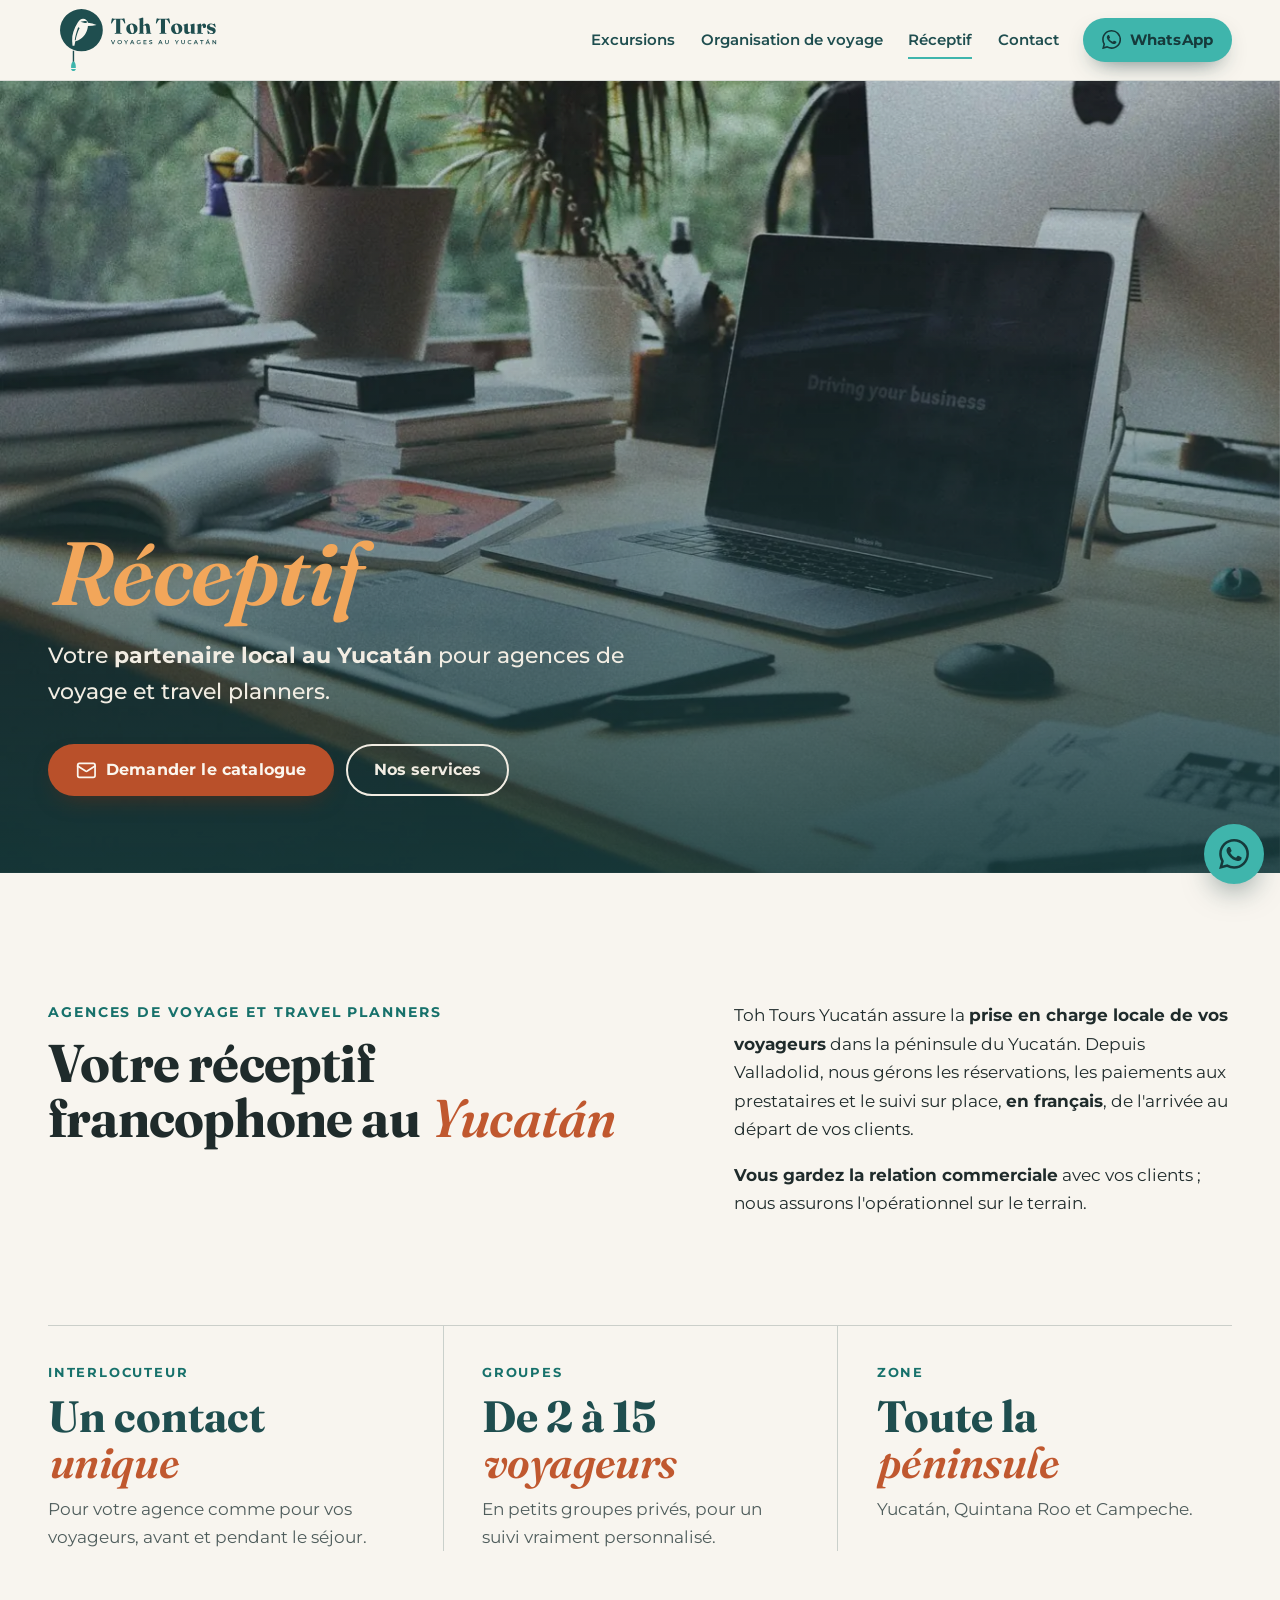
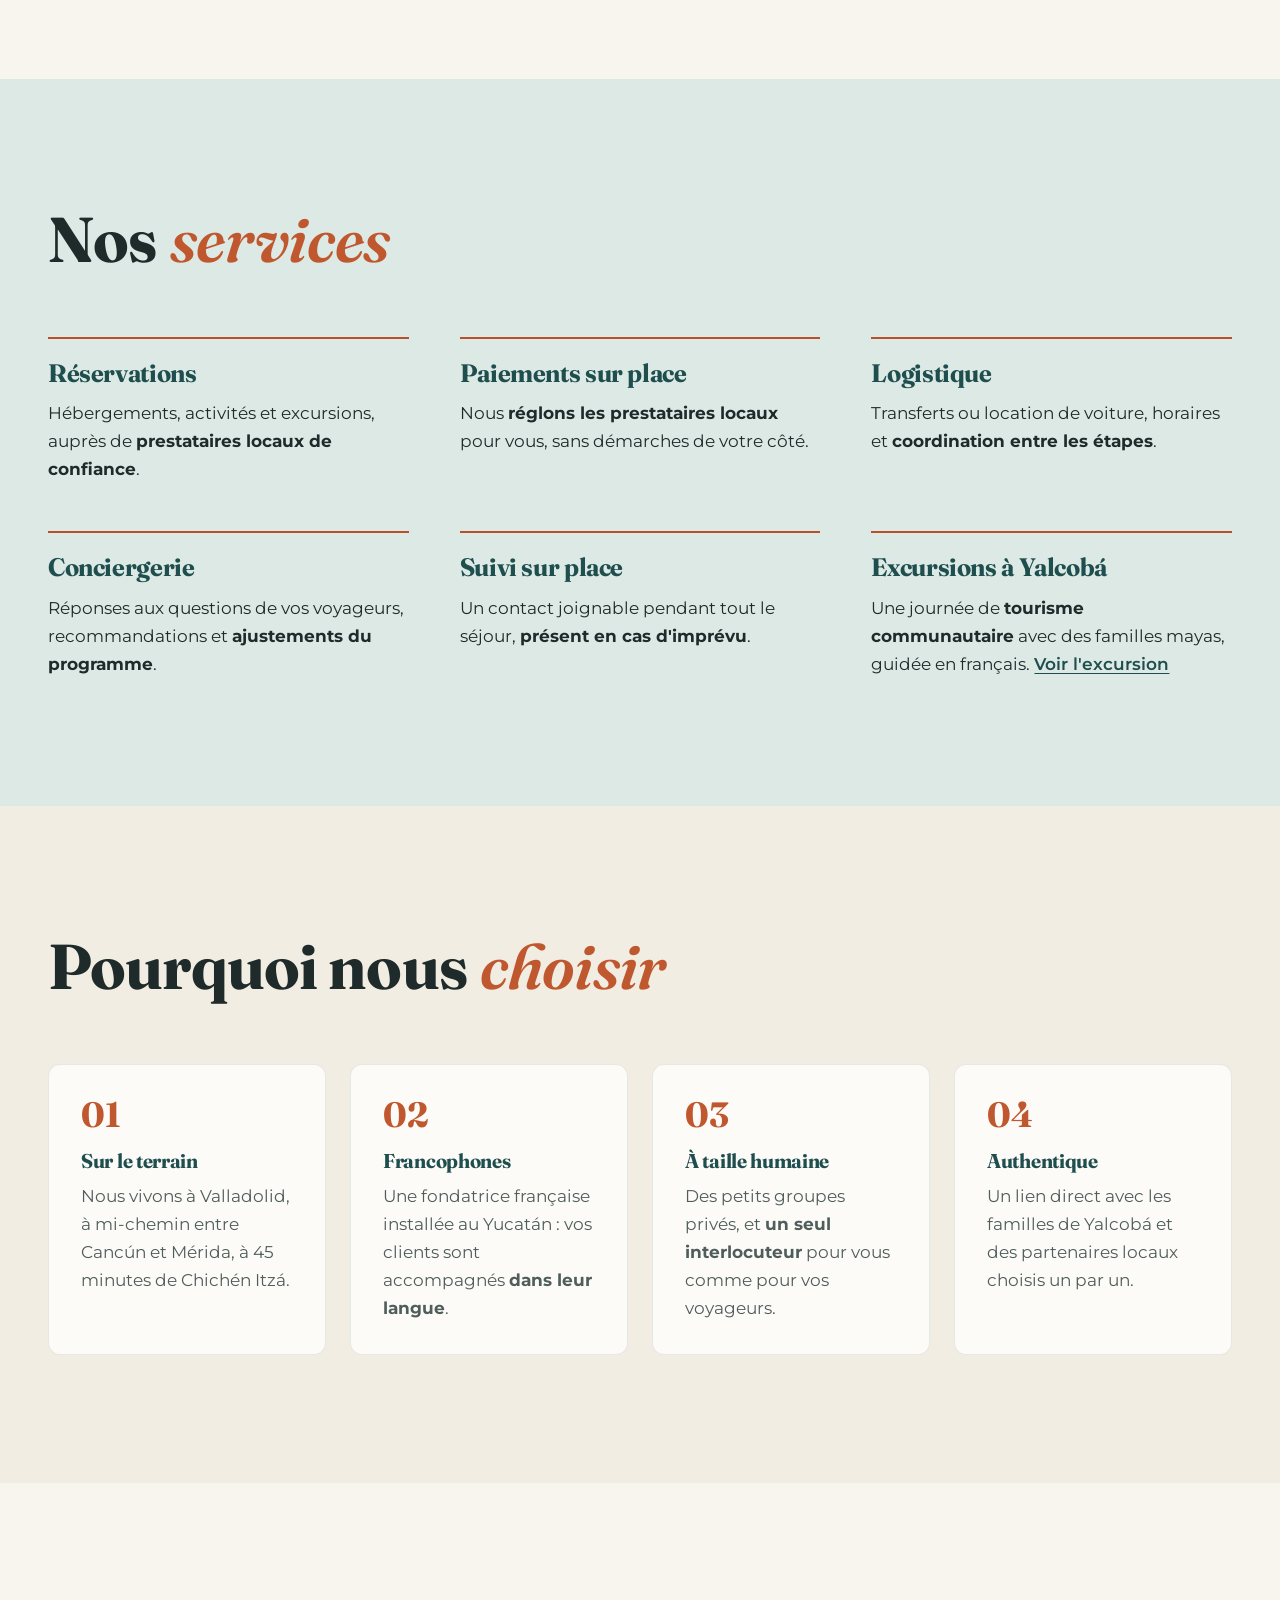
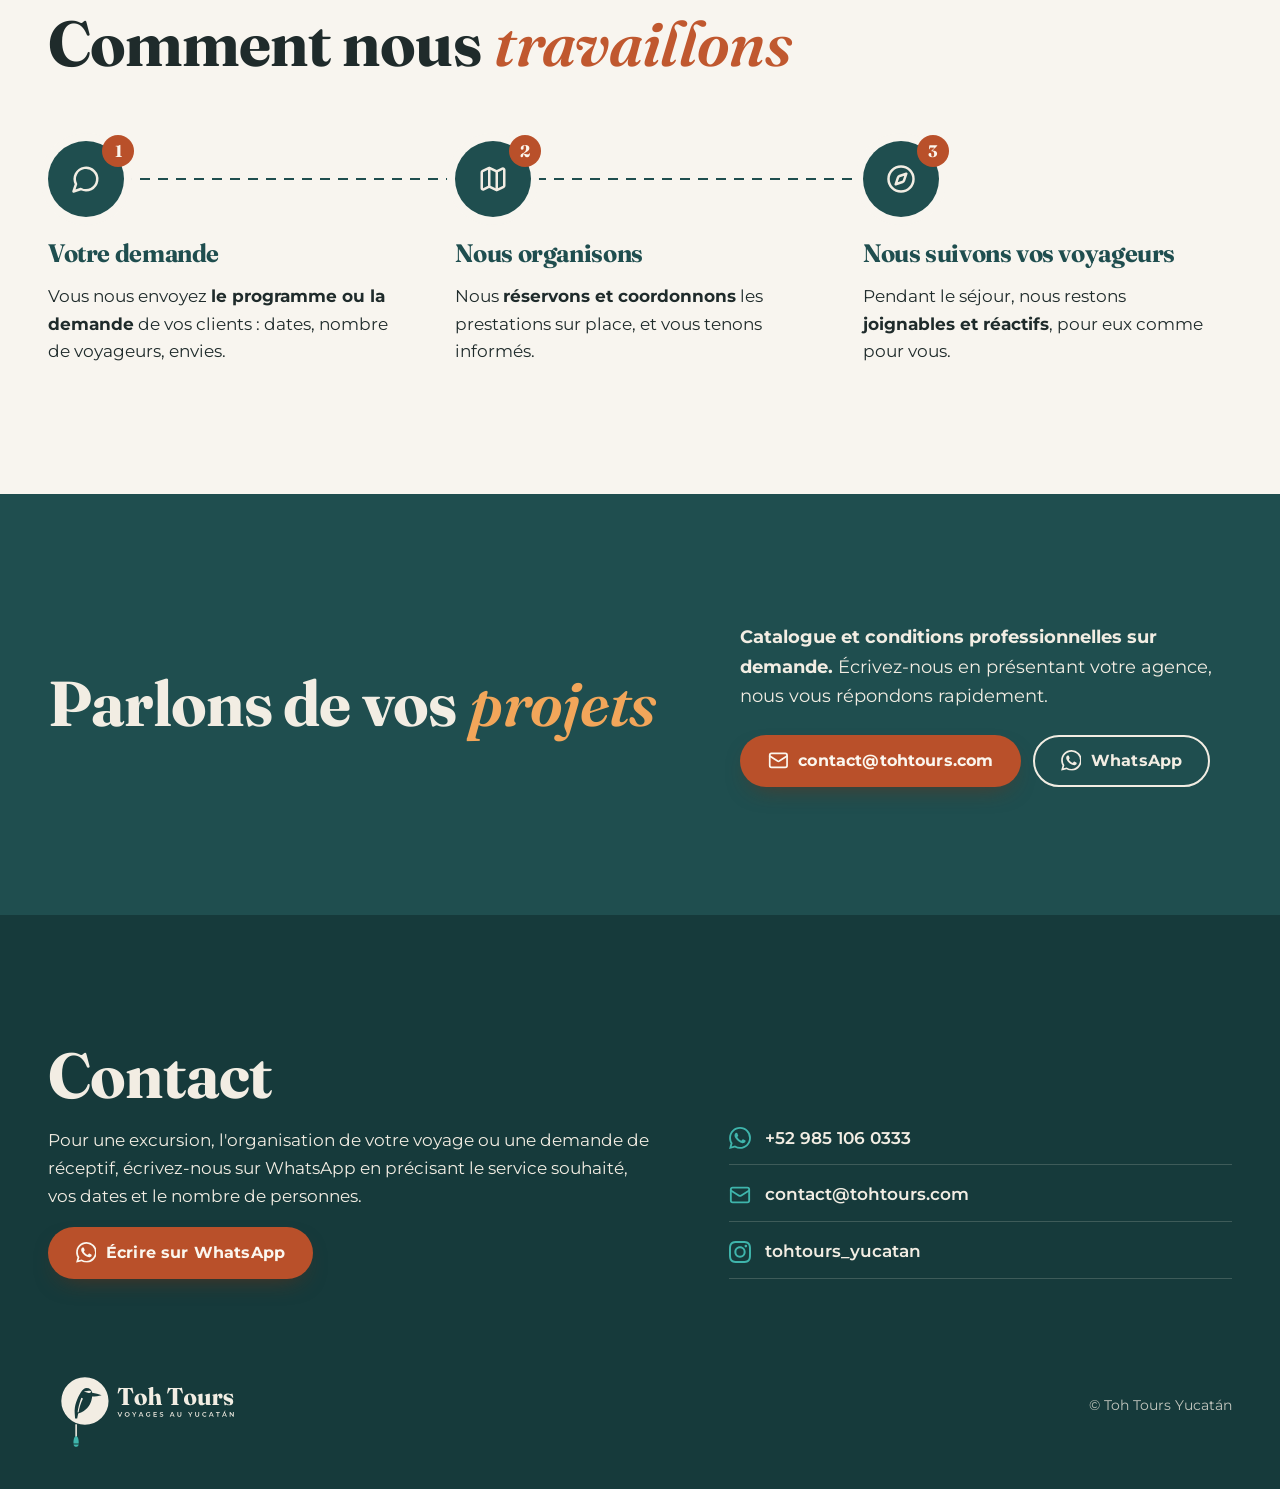
<file: receptif.html>
<!doctype html>
<html lang="fr">
<head>
  <meta charset="utf-8">
  <meta name="viewport" content="width=device-width, initial-scale=1">
  <title>Réceptif : Toh Tours Yucatán</title>
  <meta name="description" content="Votre partenaire local au Yucatán pour agences de voyage et travel planners.">
  <meta name="theme-color" content="#1F4E4F">
  <link rel="icon" href="assets/img/logo/favicon.ico" sizes="any">
  <link rel="icon" href="assets/img/logo/toh-tours-favicon.svg" type="image/svg+xml">
  <link rel="apple-touch-icon" href="assets/img/logo/apple-touch-icon.png">
  <link rel="canonical" href="https://tohtours.com/receptif.html">
  <link rel="manifest" href="site.webmanifest">
  <link rel="preload" href="assets/fonts/fraunces.woff2" as="font" type="font/woff2" crossorigin>
  <link rel="preload" href="assets/fonts/fraunces-italic.woff2" as="font" type="font/woff2" crossorigin>
  <link rel="preload" href="assets/fonts/montserrat.woff2" as="font" type="font/woff2" crossorigin>
  <link rel="stylesheet" href="assets/css/style.css?v=3">
  <script>document.documentElement.classList.add("js")</script>
  <meta property="og:title" content="Toh Tours Yucatán">
  <meta property="og:description" content="Le Yucatán maya, vécu de l'intérieur. Excursions, voyages sur mesure, réceptif.">
  <meta property="og:image" content="https://tohtours.com/assets/img/yalcoba_cenote_xcanahaltun_02-1600.webp">
  <meta property="og:locale" content="fr_FR">
  <meta property="og:type" content="website">
  <meta property="og:url" content="https://tohtours.com/receptif.html">
</head>
<body>
  <a class="lien-evitement" href="#contenu">Aller au contenu</a>

  <header class="entete">
    <div class="conteneur entete__barre">
      <a class="entete__logo" href="index.html" aria-label="Toh Tours Yucatán, accueil">
        <img src="assets/img/logo/toh-tours-horizontal-couleur.svg" alt="Toh Tours Yucatán" width="659" height="256">
      </a>
      <button class="entete__menu" type="button" aria-expanded="false" aria-controls="nav">
        <svg width="20" height="20" aria-hidden="true"><use href="assets/img/icones.svg#menu"/></svg> Menu
      </button>
      <nav class="nav" id="nav" aria-label="Menu principal">
        <ul>
          <li><a href="excursions.html">Excursions</a></li>
          <li><a href="organisation.html">Organisation de voyage</a></li>
          <li><a href="receptif.html" aria-current="page">Réceptif</a></li>
          <li><a href="#contact">Contact</a></li>
        </ul>
      </nav>
      <a class="bouton bouton--whatsapp bouton--petit" href="https://wa.me/529851060333">
        <svg aria-hidden="true"><use href="assets/img/icones.svg#whatsapp"/></svg> WhatsApp
      </a>
    </div>
  </header>

  <main id="contenu">
    <section class="heros" aria-labelledby="titre-page">
      <div class="conteneur">
        <div class="heros__cadre">
          <img src="assets/img/bureau_01-800.webp" srcset="assets/img/bureau_01-800.webp 800w, assets/img/bureau_01-1600.webp 1600w" sizes="(max-width: 1240px) 100vw, 1240px" fetchpriority="high" alt="Un bureau de travail avec ordinateurs, devant une fenêtre" width="800" height="1067">
          <div class="heros__texte">
            <h1 id="titre-page"><span class="accent">Réceptif</span></h1>
            <p class="heros__sous-titre">Votre <strong>partenaire local au Yucatán</strong> pour agences de voyage et travel planners.</p>
            <div class="heros__actions">
              <a class="bouton bouton--terre" href="mailto:contact@tohtours.com?subject=Demande%20r%C3%A9ceptif"><svg aria-hidden="true"><use href="assets/img/icones.svg#mail"/></svg> Demander le catalogue</a>
              <a class="bouton bouton--contour" href="#services">Nos services</a>
            </div>
          </div>
        </div>
      </div>
    </section>

    <section class="section" aria-labelledby="titre-partenaire">
      <div class="conteneur zone zone--texte-seul">
        <div class="zone__texte" data-apparition>
          <p class="surtitre">Agences de voyage et travel planners</p>
          <h2 id="titre-partenaire">Votre réceptif francophone au <span class="accent">Yucatán</span></h2>
        </div>
        <div class="zone__texte" data-apparition>
          <p>Toh Tours Yucatán assure la <strong>prise en charge locale de vos voyageurs</strong> dans la péninsule du Yucatán. Depuis Valladolid, nous gérons les réservations, les paiements aux prestataires et le suivi sur place, <strong>en français</strong>, de l'arrivée au départ de vos clients.</p>
          <p><strong>Vous gardez la relation commerciale</strong> avec vos clients&nbsp;; nous assurons l'opérationnel sur le terrain.</p>
        </div>
      </div>
      <div class="conteneur">
        <dl class="reperes">
          <div data-apparition><dt>Interlocuteur</dt><dd><span class="reperes__grand">Un contact <span class="accent">unique</span></span>Pour votre agence comme pour vos voyageurs, avant et pendant le séjour.</dd></div>
          <div data-apparition><dt>Groupes</dt><dd><span class="reperes__grand">De 2 à 15 <span class="accent">voyageurs</span></span>En petits groupes privés, pour un suivi vraiment personnalisé.</dd></div>
          <div data-apparition><dt>Zone</dt><dd><span class="reperes__grand">Toute la <span class="accent">péninsule</span></span>Yucatán, Quintana Roo et Campeche.</dd></div>
        </dl>
      </div>
    </section>

    <section class="section section--cenote" id="services" aria-labelledby="titre-services">
      <div class="conteneur">
        <div class="section__entete" data-apparition>
          <h2 id="titre-services">Nos <span class="accent">services</span></h2>
        </div>
        <ul class="services">
          <li data-apparition><h3>Réservations</h3><p>Hébergements, activités et excursions, auprès de <strong>prestataires locaux de confiance</strong>.</p></li>
          <li data-apparition><h3>Paiements sur place</h3><p>Nous <strong>réglons les prestataires locaux</strong> pour vous, sans démarches de votre côté.</p></li>
          <li data-apparition><h3>Logistique</h3><p>Transferts ou location de voiture, horaires et <strong>coordination entre les étapes</strong>.</p></li>
          <li data-apparition><h3>Conciergerie</h3><p>Réponses aux questions de vos voyageurs, recommandations et <strong>ajustements du programme</strong>.</p></li>
          <li data-apparition><h3>Suivi sur place</h3><p>Un contact joignable pendant tout le séjour, <strong>présent en cas d'imprévu</strong>.</p></li>
          <li data-apparition><h3>Excursions à Yalcobá</h3><p>Une journée de <strong>tourisme communautaire</strong> avec des familles mayas, guidée en français. <a href="excursions.html">Voir l'excursion</a></p></li>
        </ul>
      </div>
    </section>

    <section class="section section--creme" aria-labelledby="titre-pourquoi">
      <div class="conteneur">
        <div class="section__entete" data-apparition>
          <h2 id="titre-pourquoi">Pourquoi nous <span class="accent">choisir</span></h2>
        </div>
        <ul class="valeurs">
          <li data-apparition><h3>Sur le terrain</h3><p>Nous vivons à Valladolid, à mi-chemin entre Cancún et Mérida, à 45 minutes de Chichén Itzá.</p></li>
          <li data-apparition><h3>Francophones</h3><p>Une fondatrice française installée au Yucatán&nbsp;: vos clients sont accompagnés <strong>dans leur langue</strong>.</p></li>
          <li data-apparition><h3>À taille humaine</h3><p>Des petits groupes privés, et <strong>un seul interlocuteur</strong> pour vous comme pour vos voyageurs.</p></li>
          <li data-apparition><h3>Authentique</h3><p>Un lien direct avec les familles de Yalcobá et des partenaires locaux choisis un par un.</p></li>
        </ul>
      </div>
    </section>

    <section class="section" aria-labelledby="titre-etapes">
      <div class="conteneur">
        <div class="section__entete" data-apparition>
          <h2 id="titre-etapes">Comment nous <span class="accent">travaillons</span></h2>
        </div>
        <ol class="etapes" data-apparition>
          <li>
            <span class="etapes__pastille" aria-hidden="true"><svg><use href="assets/img/icones.svg#message"/></svg></span>
            <h3>Votre demande</h3>
            <p>Vous nous envoyez <strong>le programme ou la demande</strong> de vos clients&nbsp;: dates, nombre de voyageurs, envies.</p>
          </li>
          <li>
            <span class="etapes__pastille" aria-hidden="true"><svg><use href="assets/img/icones.svg#carte"/></svg></span>
            <h3>Nous organisons</h3>
            <p>Nous <strong>réservons et coordonnons</strong> les prestations sur place, et vous tenons informés.</p>
          </li>
          <li>
            <span class="etapes__pastille" aria-hidden="true"><svg><use href="assets/img/icones.svg#boussole"/></svg></span>
            <h3>Nous suivons vos voyageurs</h3>
            <p>Pendant le séjour, nous restons <strong>joignables et réactifs</strong>, pour eux comme pour vous.</p>
          </li>
        </ol>
      </div>
    </section>

    <section class="section section--forte" aria-labelledby="titre-catalogue">
      <div class="conteneur salsa" data-apparition>
        <h2 id="titre-catalogue">Parlons de vos <span class="accent">projets</span></h2>
        <div>
          <p><strong>Catalogue et conditions professionnelles sur demande.</strong> Écrivez-nous en présentant votre agence, nous vous répondons rapidement.</p>
          <div class="heros__actions">
            <a class="bouton bouton--terre" href="mailto:contact@tohtours.com?subject=Demande%20r%C3%A9ceptif"><svg aria-hidden="true"><use href="assets/img/icones.svg#mail"/></svg> contact@tohtours.com</a>
            <a class="bouton bouton--contour" href="https://wa.me/529851060333"><svg aria-hidden="true"><use href="assets/img/icones.svg#whatsapp"/></svg> WhatsApp</a>
          </div>
        </div>
      </div>
    </section>
  </main>

  <footer class="contact" id="contact" aria-labelledby="titre-contact">
    <div class="conteneur">
      <div class="contact__grille" data-apparition>
        <div>
          <h2 id="titre-contact">Contact</h2>
          <p class="contact__intro">Pour une excursion, l'organisation de votre voyage ou une demande de réceptif, écrivez-nous sur WhatsApp en précisant le service souhaité, vos dates et le nombre de personnes.</p>
          <a class="bouton bouton--terre" href="https://wa.me/529851060333">
            <svg aria-hidden="true"><use href="assets/img/icones.svg#whatsapp"/></svg> Écrire sur WhatsApp
          </a>
        </div>
        <ul class="contact__liste">
          <li><a href="https://wa.me/529851060333"><svg aria-hidden="true"><use href="assets/img/icones.svg#whatsapp"/></svg> +52 985 106 0333</a></li>
          <li><a href="mailto:contact@tohtours.com"><svg aria-hidden="true"><use href="assets/img/icones.svg#mail"/></svg> contact@tohtours.com</a></li>
          <li><a href="https://www.instagram.com/tohtours_yucatan/"><svg aria-hidden="true"><use href="assets/img/icones.svg#instagram"/></svg> tohtours_yucatan</a></li>
        </ul>
      </div>
      <div class="contact__bas">
        <img src="assets/img/logo/toh-tours-horizontal-creme-turquoise.svg" alt="Toh Tours Yucatán" width="659" height="256" loading="lazy">
        <p>© Toh Tours Yucatán</p>
      </div>
    </div>
  </footer>

  <a class="whatsapp-flottant" href="https://wa.me/529851060333" aria-label="Écrire sur WhatsApp">
    <svg aria-hidden="true"><use href="assets/img/icones.svg#whatsapp"/></svg>
  </a>
  <script src="assets/js/main.js?v=3" defer></script>
</body>
</html>
</file>
<file: assets/css/style.css>
/* Toh Tours Yucatán : feuille de style partagée par toutes les pages */

@font-face {
  font-family: "Fraunces";
  src: url("../fonts/fraunces.woff2") format("woff2");
  font-weight: 100 900;
  font-display: swap;
}
@font-face {
  font-family: "Montserrat";
  src: url("../fonts/montserrat.woff2") format("woff2");
  font-weight: 100 900;
  font-display: swap;
}
@font-face {
  font-family: "Fraunces";
  src: url("../fonts/fraunces-italic.woff2") format("woff2");
  font-weight: 100 900;
  font-style: italic;
  font-display: swap;
}

/* ---------- Couleurs ----------
   Toutes les couleurs du site passent par ces variables.
   Pour changer de palette, il suffit de modifier ce bloc. */
:root {
  /* Palette « Cénote » du logo (validée par Coline le 13/11/2026) */
  --accent: #3fb5ac;          /* turquoise de la raquette : boutons, puces, détails */
  --accent-clair: #5cc4bc;    /* survol des boutons turquoise */
  --accent-texte: #17716b;    /* turquoise assez foncé pour du texte sur fond clair */
  --mot-script: #c0582f;          /* terre cuite : mots d'accent en italique sur fond clair */
  --mot-script-fonce: #f2a65a; /* mots d'accent en italique sur fond foncé ou sur photo */
  --terre: #b9502a;           /* boutons terre cuite (même teinte que les mots d'accent en italique) */
  --terre-survol: #a5461f;
  --sur-terre: #fbf6ee;
  --sur-accent: #163a3b;      /* texte sur les boutons turquoise */
  --focus: #17716b;           /* contour clavier sur fond clair */

  --fond: #f8f5ef;            /* fond de page */
  --fond-doux: #f2ede3;       /* crème de la charte : sections alternées */
  --fond-cenote: #dde9e4;     /* bleu cénote très clair : sections alternées */
  --carte: #fdfbf7;           /* fond des cartes */
  --encre: #1f2b2b;           /* texte courant */
  --encre-douce: #4f5d5c;     /* texte secondaire */
  --ligne: 22 58 59;          /* couleur des filets (rgb) */

  --marque: #1f4e4f;          /* bleu cénote : titres, menu, logo */
  --forte: #1f4e4f;           /* grandes bandes de couleur */
  --sur-forte: #f2ede3;       /* texte sur les bandes */
  --sur-forte-doux: rgb(242 237 227 / 0.94);
  --profonde: #163a3b;        /* pied de page, sections sombres */
  --voile: 22 58 59;          /* voile sur les photos (rgb) */
  --accent-sur-forte: #3fb5ac; /* mots d'accent en italique sur les bandes */
}


:root {
  --titre: "Fraunces", Georgia, serif;
  --texte: "Montserrat", system-ui, sans-serif;

  --rayon: 22px;
  --rayon-petit: 14px;
  --rayon-carte: 12px;        /* cartes : circuits, avis, étapes d'itinéraire */
  --rayon-mini: 8px;          /* vignettes et lignes d'activités */
  --largeur: 1240px;
  --gouttiere: clamp(16px, 4vw, 48px);
  --section: clamp(64px, 10vw, 128px);
  --ombre: 0 18px 40px -18px rgb(var(--voile) / 0.4);
  --sortie: cubic-bezier(0.16, 1, 0.3, 1);
}

*,
*::before,
*::after { box-sizing: border-box; }

html { scroll-behavior: smooth; scroll-padding-top: 88px; }
@media (prefers-reduced-motion: reduce) { html { scroll-behavior: auto; } }

body {
  margin: 0;
  background: var(--fond);
  color: var(--encre);
  font-family: var(--texte);
  font-size: clamp(1rem, 0.96rem + 0.2vw, 1.0625rem);
  line-height: 1.65;
  -webkit-font-smoothing: antialiased;
  text-rendering: optimizeLegibility;
}

img { display: block; max-width: 100%; height: auto; }
a { color: inherit; text-underline-offset: 0.2em; text-decoration-thickness: 1px; }
a:hover { text-decoration-color: var(--accent); }
::selection { background: var(--accent); color: var(--sur-accent); }
:focus-visible { outline: 3px solid var(--focus); outline-offset: 3px; border-radius: 6px; }
.heros :focus-visible, .section--forte :focus-visible, .contact :focus-visible, .acces__bloc:focus-visible, .whatsapp-flottant:focus-visible { outline-color: var(--accent); }

h1, h2, h3 {
  font-family: var(--titre);
  font-weight: 700;
  font-variation-settings: "opsz" 72, "SOFT" 0, "WONK" 0;   /* la Fraunces nette du logo */
  line-height: 1.04;
  letter-spacing: -0.015em;
  margin: 0;
  text-wrap: balance;
}
h1 { font-size: clamp(2.6rem, 1.6rem + 5vw, 5.75rem); }
h2 { font-size: clamp(2.1rem, 1.4rem + 3.2vw, 4.25rem); }
h3 { font-size: clamp(1.45rem, 1.2rem + 1vw, 2rem); line-height: 1.1; }
p { margin: 0 0 1em; max-width: 68ch; }

/* Mots d'accent : Fraunces italique, accordée au logo */
.accent, .badge-bientot, .histoire__signature {
  font-family: var(--titre); font-style: italic; font-weight: 600;
  font-variation-settings: "opsz" 72, "SOFT" 0, "WONK" 1;
}
.accent {
  color: var(--mot-script);
  letter-spacing: -0.01em;
  font-size: 1em;
}
.heros__texte .accent, .acces__bloc .accent { color: var(--mot-script-fonce); }

.conteneur { width: min(100% - 2 * var(--gouttiere), var(--largeur)); margin-inline: auto; }
.lien-evitement {
  position: absolute; left: 12px; top: -60px; z-index: 100;
  background: var(--profonde); color: var(--fond); padding: 10px 16px; border-radius: 999px;
}
.lien-evitement:focus { top: 12px; }

/* ---------- Boutons ---------- */
.bouton {
  display: inline-flex; align-items: center; justify-content: center; gap: 0.6em;
  min-height: 52px; padding: 0.85em 1.6em;
  border-radius: 999px; border: 2px solid transparent; background: none; color: inherit;
  font: 700 1rem/1.1 var(--texte); letter-spacing: 0.01em;
  text-decoration: none; cursor: pointer;
  transition: transform 0.4s var(--sortie), background-color 0.3s, box-shadow 0.4s var(--sortie), color 0.3s;
}
.bouton svg { width: 1.3em; height: 1.3em; flex: none; }
.bouton--whatsapp { background: var(--accent); color: var(--sur-accent); box-shadow: 0 10px 24px -12px rgb(22 58 59 / 0.8); }
.bouton--whatsapp:hover { background: var(--accent-clair); transform: translateY(-2px); box-shadow: 0 16px 30px -14px rgb(22 58 59 / 0.9); }
.bouton--contour { border-color: currentColor; }
.bouton--terre { background: var(--terre); color: var(--sur-terre); box-shadow: 0 10px 24px -12px rgb(120 45 15 / 0.7); }
.bouton--terre:hover { background: var(--terre-survol); transform: translateY(-2px); box-shadow: 0 16px 30px -14px rgb(120 45 15 / 0.8); }
.bouton--contour:hover { background: rgb(255 255 255 / 0.14); transform: translateY(-2px); }
.bouton--contour-fonce { border-color: rgb(var(--ligne) / 0.35); color: var(--marque); }
.bouton--contour-fonce:hover { border-color: var(--marque); }
.bouton--petit { min-height: 44px; padding: 0.6em 1.15em; font-size: 0.92rem; }

/* ---------- En-tête ---------- */
.entete {
  position: sticky; top: 0; z-index: 50;
  background: color-mix(in srgb, var(--fond) 94%, transparent);
  backdrop-filter: saturate(1.4) blur(10px);
  border-bottom: 1px solid rgb(var(--ligne) / 0.12);
}
.entete__barre { display: flex; align-items: center; gap: 24px; min-height: 80px; }
.entete__logo img { width: 172px; }
.nav { margin-left: auto; }
.nav ul { display: flex; gap: clamp(14px, 2vw, 30px); list-style: none; margin: 0; padding: 0; }
.nav a {
  position: relative; display: inline-flex; align-items: center; gap: 6px;
  font-weight: 600; font-size: 0.95rem; text-decoration: none; color: var(--marque); padding: 10px 0;
}
.nav a::after {
  content: ""; position: absolute; left: 0; right: 0; bottom: 4px; height: 2px;
  background: var(--accent); transform: scaleX(0); transform-origin: left;
  transition: transform 0.45s var(--sortie);
}
.nav a:hover::after, .nav a[aria-current="page"]::after { transform: scaleX(1); }
.badge-bientot { font-size: 0.95rem; color: var(--terre); line-height: 1; }
.entete__menu { display: none; }

@media (max-width: 900px) {
  .entete__barre { min-height: 64px; gap: 12px; }
  .entete__logo img { width: 160px; }
  .entete .bouton--whatsapp { display: none; }
  .entete__menu {
    display: inline-flex; margin-left: auto; align-items: center; gap: 8px;
    min-height: 44px; padding: 0 16px; border-radius: 999px;
    background: var(--marque); color: var(--fond); border: 0;
    font: 600 0.95rem var(--texte); cursor: pointer;
  }
  .nav { display: none; position: absolute; top: 100%; left: 0; right: 0; background: var(--fond); border-bottom: 1px solid rgb(var(--ligne) / 0.15); box-shadow: var(--ombre); }
  .nav.est-ouvert { display: block; }
  .nav ul { flex-direction: column; gap: 0; padding: 8px var(--gouttiere) 20px; }
  .nav a { padding: 14px 0; font-size: 1.1rem; width: 100%; border-bottom: 1px solid rgb(var(--ligne) / 0.1); }
  .nav a::after { display: none; }
}

/* ---------- Bouton WhatsApp flottant ---------- */
.whatsapp-flottant {
  position: fixed; right: 16px; bottom: 16px; z-index: 60;
  display: grid; place-items: center; width: 60px; height: 60px; border-radius: 50%;
  background: var(--accent); color: var(--sur-accent);
  box-shadow: 0 14px 30px -10px rgb(var(--voile) / 0.55);
  transition: transform 0.4s var(--sortie);
}
.whatsapp-flottant:hover { transform: scale(1.06); }
.whatsapp-flottant svg { width: 30px; height: 30px; }

/* ---------- Héros ---------- */
/* Photo d'ouverture en pleine largeur, d'un bord à l'autre de l'écran */
.heros { position: relative; }
.heros > .conteneur { width: 100%; max-width: none; }
.heros__cadre {
  position: relative; overflow: hidden;
  min-height: clamp(540px, 88vh, 860px);
  display: grid; align-items: end;
}
.heros__cadre img { position: absolute; inset: 0; width: 100%; height: 100%; object-fit: cover; animation: respiration 2.4s var(--sortie) both; }
.heros__cadre img.heros__img--droite { object-position: 72% 40%; }
.heros__cadre::after {
  content: ""; position: absolute; inset: 0;
  background: linear-gradient(180deg, rgb(var(--voile) / 0.1) 0%, rgb(var(--voile) / 0.35) 40%, rgb(var(--voile) / 0.88) 100%);
}
.heros__texte {
  position: relative; z-index: 1; color: var(--sur-forte);
  /* le texte reste aligné sur la grille du reste de la page */
  padding: clamp(32px, 6vw, 96px) max(var(--gouttiere), (100% - var(--largeur)) / 2);
}
.heros__texte h1 { max-width: 13ch; }
.heros__sous-titre { font-size: clamp(1.05rem, 0.95rem + 0.5vw, 1.35rem); font-weight: 500; margin: 0.9em 0 1.6em; max-width: 40ch; }
.heros__actions { display: flex; flex-wrap: wrap; gap: 12px; }
@keyframes respiration { from { transform: scale(1.06); } to { transform: scale(1); } }
@media (max-width: 760px) {
  .heros__cadre::after { background: linear-gradient(180deg, rgb(var(--voile) / 0.25) 0%, rgb(var(--voile) / 0.6) 35%, rgb(var(--voile) / 0.92) 100%); }
}

/* ---------- Sections ---------- */
.section { padding-block: var(--section); }
.section--forte { background: var(--forte); color: var(--sur-forte); }
.section--creme { background: var(--fond-doux); }
.section--cenote { background: var(--fond-cenote); }
.section__entete { margin-bottom: clamp(32px, 5vw, 64px); }
.section__entete p { margin-top: 1em; font-size: 1.1rem; color: var(--encre-douce); }

/* ---------- Accès (accueil) ---------- */
.acces { display: grid; gap: 16px; grid-template-columns: 1.35fr 1fr; grid-template-rows: 1fr 1fr; min-height: 640px; }
.acces__bloc {
  position: relative; overflow: hidden; border-radius: var(--rayon);
  display: flex; align-items: flex-end; gap: 16px; padding: clamp(20px, 3vw, 36px);
  color: var(--sur-forte); text-decoration: none; isolation: isolate;
}
.acces__bloc:first-child { grid-row: span 2; }
.acces__bloc img { position: absolute; inset: 0; width: 100%; height: 100%; object-fit: cover; z-index: -2; transition: transform 1.2s var(--sortie); }
.acces__bloc::after { content: ""; position: absolute; inset: 0; z-index: -1; background: linear-gradient(180deg, rgb(var(--voile) / 0.05) 30%, rgb(var(--voile) / 0.9)); }
.acces__bloc:hover img { transform: scale(1.04); }
.acces__bloc h2 { font-size: clamp(1.8rem, 1.3rem + 2vw, 3rem); }
.acces__bloc p { margin: 0.5em 0 0; font-weight: 500; }
.acces__fleche {
  margin-left: auto; flex: none; display: grid; place-items: center;
  width: 54px; height: 54px; border-radius: 50%; background: var(--accent); color: var(--sur-accent);
  transition: transform 0.45s var(--sortie);
}
.acces__bloc:hover .acces__fleche { transform: translateX(4px); }
.acces__bloc--bientot .acces__fleche { background: var(--sur-forte); }
.acces__bloc .badge-bientot { display: block; font-size: 1.6rem; color: var(--mot-script-fonce); margin-bottom: 4px; }
@media (max-width: 760px) {
  .acces { grid-template-columns: 1fr; grid-template-rows: none; min-height: 0; }
  .acces__bloc { min-height: 300px; }
  .acces__bloc:first-child { grid-row: auto; min-height: 420px; }
}

/* ---------- Histoire ---------- */
.histoire { display: grid; grid-template-columns: 0.9fr 1.1fr; gap: clamp(32px, 6vw, 96px); align-items: center; }
.histoire__photo { margin: 0; border-radius: var(--rayon); overflow: hidden; aspect-ratio: 4 / 5; box-shadow: var(--ombre); }
.histoire__photo img { width: 100%; height: 100%; object-fit: cover; }
.histoire h2 { margin-bottom: 0.5em; }
.histoire p { font-size: 1.08rem; }
.histoire .histoire__signature { font-size: 2.2rem; color: var(--accent); line-height: 1; margin-top: 0.3em; }
.section--forte .accent, .section--forte .histoire__signature { color: var(--mot-script-fonce); }
@media (max-width: 860px) { .histoire { grid-template-columns: 1fr; } .histoire__photo { aspect-ratio: 4 / 3; } }

/* ---------- Qui sommes-nous (accueil) ---------- */
.surtitre { font-size: 0.85rem; font-weight: 700; letter-spacing: 0.14em; text-transform: uppercase; margin: 0 0 0.9em; color: var(--accent-texte); }
.section--forte .surtitre { color: var(--accent); }
.qui__intro { text-align: center; max-width: 920px; margin: 0 auto clamp(40px, 6vw, 80px); }
.qui__intro h2 { font-size: clamp(2.1rem, 1.3rem + 3vw, 3.8rem); text-wrap: balance; }
.qui__fondatrice { display: grid; grid-template-columns: 0.9fr 1.1fr; gap: clamp(32px, 6vw, 96px); align-items: center; }
.qui__fondatrice h3 { font-size: clamp(1.5rem, 1.2rem + 1vw, 2rem); color: var(--accent); margin-bottom: 0.6em; }
.qui__fondatrice p { font-size: 1.08rem; color: var(--sur-forte-doux); }
.qui .histoire__signature { font-size: 2.2rem; line-height: 1; margin-top: 0.3em; }
.mission { display: grid; grid-template-columns: 1fr 1.1fr; gap: clamp(32px, 6vw, 96px); align-items: center; }
.mission h2 { margin-bottom: 0.6em; }
.mission p { font-size: 1.08rem; }
.mission__offres { list-style: none; margin: 28px 0 0; padding: 0; border-top: 1px solid rgb(var(--ligne) / 0.18); }
.mission__offres a { display: flex; align-items: center; justify-content: space-between; gap: 12px; padding: 14px 4px; border-bottom: 1px solid rgb(var(--ligne) / 0.18); font-weight: 700; color: var(--marque); text-decoration: none; transition: padding 0.4s var(--sortie), color 0.25s; }
.mission__offres a:hover { padding-left: 12px; color: var(--mot-script); }
.mosaique { display: grid; grid-template-columns: 1fr 1fr; gap: 14px; }
.mosaique img { width: 100%; height: 100%; object-fit: cover; aspect-ratio: 3 / 2; border-radius: var(--rayon-petit); box-shadow: var(--ombre); }
.mosaique .mosaique__grande { grid-column: span 2; aspect-ratio: 16 / 10; border-radius: var(--rayon); }
.valeurs { list-style: none; margin: 0; padding: 0; display: grid; grid-template-columns: repeat(4, 1fr); gap: clamp(16px, 2vw, 24px); counter-reset: valeur; }
.valeurs li { counter-increment: valeur; padding: clamp(22px, 2.6vw, 32px); border-radius: var(--rayon-carte); background: var(--carte); border: 1px solid rgb(var(--ligne) / 0.1); }
.valeurs li::before { content: "0" counter(valeur); display: block; font-family: var(--titre); font-weight: 700; font-variation-settings: "opsz" 72, "SOFT" 0, "WONK" 0; font-size: 2.2rem; line-height: 1; color: var(--mot-script); margin-bottom: 18px; }
.valeurs h3 { font-size: 1.25rem; color: var(--marque); margin-bottom: 0.5em; }
.valeurs p { margin: 0; color: var(--encre-douce); }
@media (hover: hover) {
  .valeurs li { transition: transform 0.5s var(--sortie), box-shadow 0.5s var(--sortie); }
  .valeurs li:hover { transform: translateY(-6px); box-shadow: 0 26px 44px -26px rgb(var(--voile) / 0.5); }
  .js .valeurs li[data-apparition].est-visible:hover { transform: translateY(-6px); }
}
@media (max-width: 1000px) { .valeurs { grid-template-columns: 1fr 1fr; } }
@media (max-width: 860px) { .qui__fondatrice, .mission { grid-template-columns: 1fr; } }
@media (max-width: 520px) { .valeurs { grid-template-columns: 1fr; } }

/* ---------- Avis : défilement de droite à gauche ---------- */
.avis { overflow: hidden; padding-block: 8px 24px; }
.avis__piste { display: flex; gap: 24px; width: max-content; padding-inline: var(--gouttiere); }
.avis.est-anime .avis__piste { padding-inline: 0; animation: defilement var(--duree, 60s) linear infinite; }
.avis.est-anime:hover .avis__piste,
.avis.est-anime:focus-within .avis__piste { animation-play-state: paused; }
@keyframes defilement { to { transform: translateX(var(--decalage, -50%)); } }
@media (prefers-reduced-motion: reduce) {
  .avis { overflow-x: auto; scroll-snap-type: x mandatory; }
  .avis__carte { scroll-snap-align: start; }
}
.avis__carte {
  margin: 0; width: min(84vw, 470px); flex: none;
  padding: clamp(26px, 3.5vw, 40px); border-radius: var(--rayon);
  background: var(--carte); border: 1px solid rgb(var(--ligne) / 0.14);
  display: flex; flex-direction: column;
}
.avis__etoiles { display: flex; gap: 3px; margin: 0 0 0.9em; color: #FBBC04; }
.avis__etoiles svg { width: 20px; height: 20px; }
.avis__carte blockquote { margin: 0 0 auto; }
.avis__carte blockquote p {
  font-family: var(--titre); font-weight: 500; font-variation-settings: "opsz" 24, "SOFT" 0, "WONK" 0;
  font-size: clamp(1.1rem, 1rem + 0.4vw, 1.3rem); line-height: 1.45; max-width: none; margin: 0;
}
.avis__carte blockquote p::before { content: "«\00a0"; color: var(--accent); }
.avis__carte blockquote p::after { content: "\00a0»"; color: var(--accent); }
.avis__auteur { margin-top: 1.4em; font-weight: 700; color: var(--marque); }
.avis__auteur span { display: block; font-weight: 500; font-size: 0.88rem; color: var(--encre-douce); }

/* ---------- Circuits ---------- */
.circuits { display: grid; grid-template-columns: 1fr 1fr; gap: clamp(20px, 3vw, 40px); align-items: start; }
.circuit { background: var(--carte); color: var(--encre); border-radius: var(--rayon); overflow: hidden; box-shadow: var(--ombre); }
.circuit__photo { aspect-ratio: 16 / 10; overflow: hidden; }
.circuit__photo img { width: 100%; height: 100%; object-fit: cover; }
.circuit__corps { padding: clamp(22px, 3.5vw, 40px); display: flex; flex-direction: column; gap: 14px; }
.circuit h2 { font-size: clamp(2.1rem, 1.6rem + 1.8vw, 2.9rem); color: var(--encre); }
.circuit__infos { display: flex; flex-wrap: wrap; gap: 6px 18px; margin: 0; padding: 0; list-style: none; font-size: 0.9rem; font-weight: 600; color: var(--encre-douce); }
.circuit__prix { display: flex; align-items: baseline; gap: 10px; flex-wrap: wrap; }
.circuit__prix strong { font-family: var(--texte); font-weight: 800; font-size: 1.35rem; line-height: 1; color: var(--accent-texte); }
.circuit__prix span { font-size: 0.9rem; color: var(--encre-douce); }
.circuit__details { display: grid; grid-template-rows: 0fr; transition: grid-template-rows 0.6s var(--sortie); }
.circuit__details.est-ouvert { grid-template-rows: 1fr; }
.circuit__details-interieur { overflow: hidden; }
.circuit__details-interieur > p { margin: 8px 0 16px; }
.circuit__actions { display: flex; flex-wrap: wrap; gap: 10px; margin-top: 6px; }
.circuit__basculer svg { transition: transform 0.45s var(--sortie); }
.circuit__basculer[aria-expanded="true"] svg { transform: rotate(180deg); }
.programme { list-style: none; margin: 0 0 8px; padding: 0; position: relative; }
.programme::before { content: ""; position: absolute; left: calc(4.6rem + 11px); top: 10px; bottom: 10px; width: 2px; background: rgb(var(--ligne) / 0.15); }
.programme li { display: grid; grid-template-columns: 4.6rem 1fr; gap: 24px; padding: 7px 0; position: relative; }
.programme li::before {
  content: ""; position: absolute; left: calc(4.6rem + 6px); top: 14px;
  width: 12px; height: 12px; border-radius: 50%; background: var(--carte); border: 2px solid var(--marque);
}
.programme time { font-weight: 700; color: var(--marque); white-space: nowrap; }
.note { font-size: 0.92rem; color: var(--sur-forte-doux); margin-top: 28px; }
@media (max-width: 860px) { .circuits { grid-template-columns: 1fr; } }
@media (max-width: 480px) { .circuit__actions .bouton { width: 100%; } }

/* ---------- Activités à la carte ----------
   Téléphone : chaque activité se déroule (photo + descriptif) quand on la touche.
   Ordinateur : la grande photo à gauche change selon l'activité choisie. */
.carte { display: grid; grid-template-columns: 1fr 1fr; gap: clamp(28px, 5vw, 72px); align-items: start; }
.carte > * { min-width: 0; }
.carte__scene {
  position: sticky; top: 104px; aspect-ratio: 4 / 5; border-radius: var(--rayon); overflow: hidden; box-shadow: var(--ombre);
  background: var(--forte);
}
.carte__scene img {
  position: absolute; inset: 0; width: 100%; height: 100%; object-fit: cover;
  opacity: 0; transform: scale(1.04); transition: opacity 0.7s var(--sortie), transform 1.1s var(--sortie);
}
.carte__scene img.est-active { opacity: 1; transform: scale(1); }
.carte__liste { list-style: none; margin: 0; padding: 0; border-top: 1px solid rgb(var(--ligne) / 0.18); }
.carte__item { border-bottom: 1px solid rgb(var(--ligne) / 0.18); }
.carte__bouton {
  width: 100%; display: flex; align-items: center; gap: 16px; text-align: left;
  background: none; border: 0; padding: 20px 0; cursor: pointer; color: var(--marque); font: inherit;
}
.carte__textes { display: flex; flex: 1; align-items: baseline; gap: 16px; }
.carte__nom {
  font-family: var(--titre); font-weight: 700; font-variation-settings: "opsz" 72, "SOFT" 0, "WONK" 0;
  font-size: clamp(1.3rem, 1.1rem + 0.8vw, 1.75rem); line-height: 1.15; transition: color 0.3s, transform 0.5s var(--sortie);
}
.carte__duree { margin-left: auto; font-size: 0.9rem; font-weight: 600; color: var(--encre-douce); text-align: right; max-width: 16ch; }
.carte__signe {
  flex: none; width: 34px; height: 34px; border-radius: 50%; display: grid; place-items: center;
  background: var(--fond); color: var(--marque); transition: transform 0.45s var(--sortie), background-color 0.3s;
}
.carte__signe svg { width: 18px; height: 18px; }
.carte__item.est-active .carte__signe { transform: rotate(180deg); background: var(--accent); color: var(--sur-accent); }
.carte__item.est-active .carte__nom { color: var(--accent-texte); }
.carte__detail { display: grid; grid-template-rows: 0fr; transition: grid-template-rows 0.6s var(--sortie); }
.carte__item.est-active .carte__detail { grid-template-rows: 1fr; }
.carte__detail-interieur { overflow: hidden; }
.carte__detail-interieur > :last-child { margin-bottom: 24px; }
.carte__detail p { margin-bottom: 14px; }
.carte__detail .vignette { display: none; }
.carte__devis { font-weight: 700; color: var(--marque); margin-right: 12px; }
@media (max-width: 860px) {
  .carte { grid-template-columns: 1fr; }
  .carte__scene { display: none; }
  .carte__textes { flex-direction: column; gap: 4px; }
  .carte__duree { margin-left: 0; text-align: left; max-width: none; }
  .carte__detail .vignette {
    display: block; width: 100%; aspect-ratio: 3 / 2; object-fit: cover; border-radius: var(--rayon-petit); margin-bottom: 16px;
    clip-path: inset(0 0 100% 0 round var(--rayon-petit)); transition: clip-path 0.8s var(--sortie) 0.05s;
  }
  .carte__item.est-active .vignette { clip-path: inset(0 0 0 0 round var(--rayon-petit)); }
}
@media (prefers-reduced-motion: reduce) {
  .carte__detail, .circuit__details, .carte__detail .vignette { transition: none; }
}

/* ---------- FAQ ---------- */
.faq { max-width: 860px; }
.faq details { border-bottom: 1px solid rgb(var(--ligne) / 0.18); }
.faq summary {
  list-style: none; cursor: pointer; display: flex; justify-content: space-between; gap: 20px; align-items: center;
  padding: 22px 0; font-weight: 700; font-size: 1.08rem; color: var(--marque);
}
.faq summary::-webkit-details-marker { display: none; }
.faq summary::after {
  content: ""; flex: none; width: 34px; height: 34px; border-radius: 50%;
  background: var(--fond) url("data:image/svg+xml,%3Csvg xmlns='http://www.w3.org/2000/svg' viewBox='0 0 24 24' fill='none' stroke='%232a261d' stroke-width='2.2' stroke-linecap='round'%3E%3Cpath d='M12 5v14M5 12h14'/%3E%3C/svg%3E") center / 16px no-repeat;
  transition: transform 0.4s var(--sortie);
}
.faq details[open] summary::after { transform: rotate(45deg); }
.faq details > div { padding-bottom: 22px; }

/* ---------- Contact / pied de page ---------- */
.contact { background: var(--profonde); color: var(--sur-forte); padding-block: var(--section) 40px; }
.contact__grille { display: grid; grid-template-columns: 1.2fr 1fr; gap: clamp(32px, 6vw, 96px); align-items: end; }
.contact__intro { margin-top: 1em; }
.contact__liste { list-style: none; margin: 0; padding: 0; display: grid; gap: 4px; }
.contact__liste a { display: flex; align-items: center; gap: 14px; padding: 12px 0; text-decoration: none; font-weight: 600; font-size: 1.05rem; border-bottom: 1px solid rgb(242 237 227 / 0.18); }
.contact__liste a:hover { color: var(--accent); }
.contact__liste svg { width: 22px; height: 22px; flex: none; color: var(--accent); }
.contact__bas { margin-top: clamp(48px, 8vw, 96px); display: flex; flex-wrap: wrap; gap: 12px 32px; justify-content: space-between; align-items: center; font-size: 0.85rem; color: rgb(242 237 227 / 0.78); }
.contact__bas img { width: 190px; }
@media (max-width: 760px) { .contact__grille { grid-template-columns: 1fr; } .contact { padding-bottom: 96px; } }

/* ---------- Page « Bientôt » ---------- */
.bientot { min-height: 60vh; display: grid; align-content: center; padding-block: var(--section); }
.bientot .accent { font-size: clamp(2rem, 1.6rem + 2vw, 3.2rem); display: block; margin-bottom: 0.2em; }
.bientot p { font-size: 1.15rem; margin-top: 1em; }
.section--forte .circuit .accent { color: var(--mot-script); }

/* =====================================================================
   Mouvement
   Idée directrice : le site se découvre « de l'intérieur ». La photo
   d'ouverture s'ouvre comme une entrée de cénote, et chaque mot en
   l'italique s'écrit de gauche à droite quand sa section arrive.
   Tout est visible par défaut : les états cachés ne s'appliquent que
   si le JavaScript a démarré (classe .js sur <html>).
   ===================================================================== */

/* Entrée du haut de page */
.js .heros__cadre { animation: ouverture 1.1s var(--sortie) both; }
.js .heros__texte h1 { animation: monter 0.9s var(--sortie) 0.25s both; }
.js .heros__texte h1 .accent { animation: ecrire 1.1s cubic-bezier(0.65, 0, 0.35, 1) 0.75s both; }
.js .heros__sous-titre { animation: monter 0.8s var(--sortie) 0.45s both; }
.js .heros__actions { animation: monter 0.8s var(--sortie) 0.6s both; }
.js .whatsapp-flottant { animation: surgir 0.6s var(--sortie) 1.4s both; }
@keyframes ouverture {
  from { clip-path: inset(4% 4% 4% 4% round 40px); }
  to { clip-path: inset(0 0 0 0 round 0); }
}
@keyframes monter { from { opacity: 0; transform: translateY(18px); } to { opacity: 1; transform: none; } }
@keyframes ecrire { from { clip-path: inset(-20% 100% -30% 0); } to { clip-path: inset(-20% -5% -30% 0); } }
@keyframes surgir { from { opacity: 0; transform: scale(0.6); } to { opacity: 1; transform: none; } }
.accent { display: inline-block; padding-inline: 0.04em 0.12em; }

/* Apparition au défilement */
.js [data-apparition] {
  opacity: 0; transform: translateY(24px);
  transition: opacity 0.8s var(--sortie), transform 0.9s var(--sortie);
  transition-delay: calc(var(--rang, 0) * 90ms);
}
.js [data-apparition].est-visible { opacity: 1; transform: none; }
.js [data-apparition] .accent { clip-path: inset(-20% 100% -30% 0); transition: clip-path 1.1s cubic-bezier(0.65, 0, 0.35, 1) 0.3s; }
.js [data-apparition].est-visible .accent { clip-path: inset(-20% -5% -30% 0); }

/* En-tête : se resserre au défilement */
.entete { transition: box-shadow 0.4s var(--sortie), background-color 0.4s; }
.entete__barre { transition: min-height 0.4s var(--sortie); }
.entete__logo img { transition: width 0.4s var(--sortie); }
.entete.est-compacte { box-shadow: 0 10px 30px -18px rgb(var(--voile) / 0.45); }
@media (min-width: 901px) {
  .entete.est-compacte .entete__barre { min-height: 64px; }
  .entete.est-compacte .entete__logo img { width: 160px; }
}

/* Cartes qui se soulèvent au survol (souris uniquement) */
@media (hover: hover) {
  .circuit, .avis__carte { transition: transform 0.5s var(--sortie), box-shadow 0.5s var(--sortie); }
  .circuit:hover { transform: translateY(-6px); box-shadow: 0 30px 50px -24px rgb(var(--voile) / 0.5); }
  .avis__carte:hover { transform: translateY(-4px); box-shadow: 0 22px 40px -24px rgb(var(--voile) / 0.4); }
  .js [data-apparition].est-visible.circuit:hover { transform: translateY(-6px); }
  .acces__bloc { transition: transform 0.5s var(--sortie), box-shadow 0.5s var(--sortie); }
  .acces__bloc:hover { box-shadow: 0 30px 50px -24px rgb(var(--voile) / 0.6); }
  .js [data-apparition].est-visible.acces__bloc:hover { transform: translateY(-6px); }
  .carte__item { border-radius: var(--rayon-petit); transition: background-color 0.35s, box-shadow 0.45s var(--sortie), transform 0.45s var(--sortie); }
  .carte__item:hover { background: var(--carte); transform: translateY(-3px); box-shadow: 0 16px 30px -22px rgb(var(--voile) / 0.5); }
}
.carte__item { padding-inline: 14px; margin-inline: -14px; }

/* FAQ : ouverture en douceur (navigateurs récents ; ailleurs, ouverture immédiate) */
.faq details::details-content {
  block-size: 0; overflow: hidden;
  transition: block-size 0.45s var(--sortie), content-visibility 0.45s allow-discrete;
}
.faq details[open]::details-content { block-size: auto; }
:root { interpolate-size: allow-keywords; }

/* ---------- Organisation : l'essentiel ---------- */
.essentiel { display: grid; grid-template-columns: repeat(2, 1fr); gap: clamp(28px, 4vw, 56px) clamp(32px, 6vw, 96px); margin: 0; }
.essentiel dt { font-family: var(--titre); font-weight: 700; font-variation-settings: "opsz" 72, "SOFT" 0, "WONK" 0; font-size: clamp(1.4rem, 1.2rem + 0.8vw, 1.9rem); color: var(--marque); margin-bottom: 8px; }
.essentiel dd { margin: 0; max-width: 52ch; }
@media (max-width: 760px) { .essentiel { grid-template-columns: 1fr; } }

/* ---------- Organisation : vos envies (la photo change selon l'envie) ---------- */
.envies { display: grid; grid-template-columns: 0.85fr 1.15fr; gap: clamp(28px, 5vw, 80px); align-items: center; }
.envies h2 { margin-bottom: 0.6em; }
.envies__liste { list-style: none; margin: 0; padding: 0; border-top: 1px solid rgb(242 237 227 / 0.22); }
.envies__liste li { border-bottom: 1px solid rgb(242 237 227 / 0.22); }
.envies__bouton {
  width: 100%; display: grid; gap: 4px; padding: 18px 0; text-align: left; cursor: pointer;
  background: none; border: 0; color: inherit; font: inherit;
}
.envies__nom {
  font-family: var(--titre); font-weight: 700; font-variation-settings: "opsz" 72, "SOFT" 0, "WONK" 0;
  font-size: clamp(1.35rem, 1.1rem + 1vw, 2rem); line-height: 1.1;
  opacity: 0.8; transition: opacity 0.3s, transform 0.5s var(--sortie), color 0.3s;
}
.envies__detail { font-size: 0.95rem; color: var(--sur-forte-doux); max-width: 46ch; }
.envies__bouton[aria-pressed="true"] .envies__nom { opacity: 1; transform: translateX(10px); color: var(--accent-sur-forte); }
.envies__bouton:hover .envies__nom { opacity: 1; }
.envies__scene { position: relative; aspect-ratio: 4 / 5; border-radius: var(--rayon); overflow: hidden; box-shadow: var(--ombre); background: var(--profonde); }
.envies__scene > * {
  position: absolute; inset: 0; width: 100%; height: 100%; object-fit: cover;
  opacity: 0; clip-path: inset(0 0 0 100%);
  transition: opacity 0.5s var(--sortie), clip-path 0.9s var(--sortie);
}
.envies__scene > .est-active { opacity: 1; clip-path: inset(0 0 0 0); z-index: 1; }
.envies__attente { display: grid; place-content: center; text-align: center; gap: 8px; background: var(--fond-doux); color: var(--marque); }
.envies__attente .accent { font-size: clamp(2rem, 1.5rem + 2vw, 3rem); color: var(--mot-script); }
.envies__attente small { font-weight: 600; letter-spacing: 0.02em; }
@media (max-width: 860px) {
  .envies { grid-template-columns: 1fr; }
  .envies__scene { order: -1; aspect-ratio: 16 / 10; }
}

/* ---------- Organisation : itinéraire, salsa, étapes ---------- */
/* Itinéraire : carte du Yucatán reliée à la liste des étapes */
.itin { display: grid; grid-template-columns: 1.35fr 1fr; gap: clamp(24px, 4vw, 56px); align-items: center; }
.itin__cadre { position: relative; margin: 0; border-radius: var(--rayon); overflow: hidden; box-shadow: var(--ombre); background: #b9e0d9; }
.itin__carte { display: block; width: 100%; height: auto; }
.itin__mer { fill: #b9e0d9; }
.itin__terre { fill: var(--fond); stroke: rgb(var(--ligne) / 0.55); stroke-width: 1.2; stroke-linejoin: round; }
.itin__eau { font-family: var(--titre); font-style: italic; font-size: 19px; fill: var(--marque); opacity: 0.55; text-anchor: middle; }
.itin__route { fill: none; stroke: var(--terre); stroke-width: 3; stroke-linecap: round; stroke-linejoin: round; stroke-dasharray: 1; stroke-dashoffset: 0; }
.itin__point { fill: var(--marque); stroke: var(--fond); stroke-width: 3; transition: fill 0.3s; }
.itin__pin { transform: translate(var(--x), var(--y)); cursor: pointer; }
.itin__pin circle { fill: var(--marque); stroke: var(--fond); stroke-width: 3; transition: fill 0.3s, r 0.3s var(--sortie); }
.itin__pin text { fill: var(--sur-forte); font-family: var(--texte); font-weight: 700; font-size: 15px; text-anchor: middle; pointer-events: none; }
.itin__pin.est-actif circle { fill: var(--terre); r: 22px; }
.itin__point.est-actif { fill: var(--terre); }
.itin__etiquette {
  position: absolute; z-index: 1; left: var(--ex, 50%); top: var(--ey, 50%); transform: translate(-50%, calc(-100% - 26px));
  padding: 8px 14px; border-radius: 999px; background: var(--marque); color: var(--sur-forte); font-weight: 600; font-size: 0.9rem;
  white-space: nowrap; pointer-events: none; opacity: 0; transition: opacity 0.25s, left 0.4s var(--sortie), top 0.4s var(--sortie);
}
.itin__etiquette.est-visible { opacity: 1; }
.itin__source { position: absolute; left: 12px; bottom: 8px; font-size: 0.68rem; color: rgb(var(--ligne) / 0.75); }
.itin__liste { list-style: none; margin: 0; padding: 0; display: grid; gap: 2px; }
.itin__etape {
  display: flex; align-items: center; gap: 14px; width: 100%; padding: 9px 12px; border: 0; border-radius: var(--rayon-mini);
  background: transparent; color: var(--marque); font: inherit; font-weight: 600; text-align: left; cursor: pointer;
  transition: background-color 0.25s, transform 0.4s var(--sortie);
}
.itin__num {
  flex: none; display: grid; place-items: center; width: 32px; height: 32px; border-radius: 50%;
  background: var(--forte); color: var(--sur-forte); font-size: 0.85rem; transition: background-color 0.25s;
}
.itin__etape:hover, .itin__etape.est-actif { background: var(--carte); transform: translateX(4px); }
.itin__etape.est-actif .itin__num { background: var(--terre); }
.js .itin[data-apparition] .itin__route { stroke-dashoffset: 1; transition: stroke-dashoffset 3.2s cubic-bezier(0.45, 0, 0.25, 1) 0.4s; }
.js .itin[data-apparition].est-visible .itin__route { stroke-dashoffset: 0; }
.js .itin[data-apparition] .itin__pin circle { r: 0; }
.js .itin[data-apparition].est-visible .itin__pin circle { r: 17px; transition: fill 0.3s, r 0.5s cubic-bezier(0.34, 1.56, 0.64, 1) calc(0.4s + var(--i, 0) * 0.25s); }
.js .itin[data-apparition].est-visible .itin__pin.est-actif circle { r: 22px; transition-delay: 0s; }
@media (max-width: 860px) {
  .itin { grid-template-columns: 1fr; }
  .itin__liste { grid-template-columns: 1fr 1fr; }
  .itin__etape { padding: 8px; gap: 10px; font-size: 0.9rem; }
  .itin__eau { font-size: 24px; }
  .itin__pin text { font-size: 20px; }
  .itin__pin circle, .js .itin[data-apparition].est-visible .itin__pin circle { r: 22px; }
  .itin__pin.est-actif circle, .js .itin[data-apparition].est-visible .itin__pin.est-actif circle { r: 27px; }
}
@media (max-width: 420px) { .itin__liste { grid-template-columns: 1fr; } }
.salsa { display: grid; grid-template-columns: auto 1fr; gap: clamp(24px, 6vw, 96px); align-items: center; }
.salsa p { font-size: 1.12rem; margin: 0; }
@media (max-width: 760px) { .salsa { grid-template-columns: 1fr; } }
/* En 3 étapes : frise reliée par un trait qui se dessine au défilement */
.etapes { --pastille: 76px; list-style: none; margin: 0; padding: 0; position: relative; display: grid; grid-template-columns: repeat(3, 1fr); gap: clamp(20px, 3vw, 40px); counter-reset: etape; }
.etapes::before {
  content: ""; position: absolute; top: calc(var(--pastille) / 2 - 1px); left: calc(var(--pastille) / 2); right: calc(33% - var(--pastille) / 2);
  height: 2px; background: repeating-linear-gradient(90deg, var(--marque) 0 10px, transparent 10px 18px);
  transform-origin: left; transform: scaleX(1);
}
.etapes li {
  counter-increment: etape; position: relative; display: flex; flex-direction: column; align-items: flex-start; gap: 16px;
  padding: 0 clamp(8px, 1vw, 16px) 0 0;
}
.etapes__pastille {
  position: relative; display: grid; place-items: center; width: var(--pastille); height: var(--pastille); border-radius: 50%;
  background: var(--marque); color: var(--sur-forte); box-shadow: 0 0 0 8px var(--fond);
}
.etapes__pastille svg { width: 30px; height: 30px; }
.etapes__pastille::after {
  content: counter(etape); position: absolute; top: -6px; right: -10px; display: grid; place-items: center;
  width: 32px; height: 32px; border-radius: 50%; background: var(--terre); color: var(--sur-terre);
  font-family: var(--titre); font-weight: 700; font-variation-settings: "opsz" 72, "SOFT" 0, "WONK" 0; font-size: 1.05rem; line-height: 1;
}
.etapes h3 { font-size: clamp(1.3rem, 1.1rem + 0.6vw, 1.6rem); margin: 6px 0 0; color: var(--marque); }
.etapes p { margin: 0; font-size: 1.05rem; }
@media (hover: hover) {
  .etapes li .etapes__pastille { transition: transform 0.5s var(--sortie), background-color 0.3s; }
  .etapes li:hover .etapes__pastille { transform: translateY(-4px) rotate(-6deg); background: var(--terre); }
}
.js .etapes[data-apparition]::before { transform: scaleX(0); transition: transform 1.4s cubic-bezier(0.65, 0, 0.35, 1) 0.2s; }
.js .etapes[data-apparition].est-visible::before { transform: scaleX(1); }
.js .etapes[data-apparition] li { opacity: 0; transform: translateY(24px); transition: opacity 0.7s var(--sortie), transform 0.7s var(--sortie); }
.js .etapes[data-apparition].est-visible li { opacity: 1; transform: none; }
.js .etapes[data-apparition].est-visible li:nth-child(2) { transition-delay: 0.45s; }
.js .etapes[data-apparition].est-visible li:nth-child(3) { transition-delay: 0.9s; }
.js .etapes[data-apparition] .etapes__pastille { transform: scale(0.4); transition: transform 0.7s cubic-bezier(0.34, 1.56, 0.64, 1); transition-delay: inherit; }
.js .etapes[data-apparition].est-visible .etapes__pastille { transform: none; }
@media (max-width: 760px) {
  .etapes { grid-template-columns: 1fr; gap: 36px; --pastille: 64px; }
  .etapes::before { display: none; }
  .etapes li:not(:last-child)::after {
    content: ""; position: absolute; left: calc(var(--pastille) / 2 - 1px); top: calc(var(--pastille) + 10px); bottom: -26px; width: 2px;
    background: repeating-linear-gradient(180deg, var(--marque) 0 10px, transparent 10px 18px); transform-origin: top;
  }
  .js .etapes[data-apparition] li::after { transform: scaleY(0); transition: transform 0.9s cubic-bezier(0.65, 0, 0.35, 1) 0.5s; }
  .js .etapes[data-apparition].est-visible li::after { transform: scaleY(1); }
  .etapes li { display: grid; grid-template-columns: var(--pastille) 1fr; column-gap: 18px; row-gap: 10px; align-items: start; }
  .etapes li > :not(.etapes__pastille) { grid-column: 2; }
  .etapes__pastille { grid-row: 1 / span 3; }
  .etapes li .bouton { justify-self: start; }
}

/* ---------- Réduire les animations ---------- */
@media (prefers-reduced-motion: reduce) {
  .js .heros__cadre, .js .heros__texte h1, .js .heros__texte h1 .accent,
  .js .heros__sous-titre, .js .heros__actions, .js .whatsapp-flottant, .heros__cadre img { animation: none; }
  .js [data-apparition] { transform: none; transition: opacity 0.4s linear; transition-delay: 0s; }
  .js [data-apparition] .accent { clip-path: none; transition: none; }
  .envies__scene > * { clip-path: none; transition: opacity 0.3s linear; }
  .circuit:hover, .avis__carte:hover, .carte__item:hover,
  .js [data-apparition].est-visible.circuit:hover,
  .js [data-apparition].est-visible.acces__bloc:hover { transform: none; }
  .faq details::details-content { transition: none; }
  .js .etapes[data-apparition]::before, .js .etapes[data-apparition] li, .js .etapes[data-apparition] li::after, .js .etapes[data-apparition] .etapes__pastille { transform: none; transition: opacity 0.4s linear; }
  .etapes li:hover .etapes__pastille { transform: none; }
  .js .itin[data-apparition] .itin__route { stroke-dashoffset: 0; transition: none; }
  .js .itin[data-apparition] .itin__pin circle { r: 17px; transition: none; }
  .itin__etape { transition: none; }
}
.avis.est-en-pause .avis__piste { animation-play-state: paused; }

/* Photos ajoutées le 12/11 */
.histoire__photo--portrait img { object-position: 50% 25%; }
.heros__cadre img.heros__img--lagune { object-position: 50% 62%; }
.heros__cadre img.heros__img--tortillas { object-position: 50% 45%; }
.bientot--photo { grid-template-columns: 1fr 0.9fr; gap: clamp(28px, 6vw, 96px); align-items: center; }
.bientot__photo { margin: 0; border-radius: var(--rayon); overflow: hidden; aspect-ratio: 4 / 5; box-shadow: var(--ombre); }
.bientot__photo img { width: 100%; height: 100%; object-fit: cover; }
@media (max-width: 860px) { .bientot--photo { grid-template-columns: 1fr; } .bientot__photo { aspect-ratio: 4 / 3; order: -1; } }

/* Arrondis hiérarchisés (validé par Coline le 12/11) :
   grandes photos = --rayon, blocs d'accès = 18px, cartes = --rayon-carte, vignettes = --rayon-mini */
.acces__bloc { border-radius: 18px; }
.circuit, .avis__carte { border-radius: var(--rayon-carte); }
.carte__item { border-radius: var(--rayon-mini); }
.carte__detail .vignette { border-radius: var(--rayon-mini); }
@media (max-width: 860px) {
  .carte__detail .vignette { clip-path: inset(0 0 100% 0 round var(--rayon-mini)); }
  .carte__item.est-active .vignette { clip-path: inset(0 0 0 0 round var(--rayon-mini)); }
}

/* ---------- Organisation : zone (carte du Mexique), repères, ce que nous organisons ---------- */
.visuellement-cache { position: absolute !important; width: 1px; height: 1px; padding: 0; margin: -1px; overflow: hidden; clip: rect(0 0 0 0); white-space: nowrap; border: 0; }
.zone { display: grid; grid-template-columns: 1.25fr 1fr; gap: clamp(28px, 5vw, 80px); align-items: center; }
.zone__carte { position: relative; margin: 0; padding: clamp(8px, 2vw, 20px); border-radius: var(--rayon); background: #cfe7e2; box-shadow: var(--ombre); }
.zone__carte svg { display: block; width: 100%; height: auto; }
.zone__voisins { fill: #e8efe9; stroke: #b8cfc9; stroke-width: 1; }
.zone__mexique { fill: var(--fond); stroke: rgb(var(--ligne) / 0.45); stroke-width: 1.2; stroke-linejoin: round; }
.zone__peninsule { fill: var(--accent); stroke: var(--marque); stroke-width: 1.4; stroke-linejoin: round; }
.zone__pays { font-family: var(--titre); font-weight: 700; font-size: 34px; fill: var(--marque); opacity: 0.35; letter-spacing: 0.04em; }
.zone__etiquette { font-family: var(--titre); font-style: italic; font-weight: 600; font-size: 22px; fill: var(--mot-script); text-anchor: middle; }
.zone__ville-point { fill: var(--terre); stroke: var(--fond); stroke-width: 3; }
.zone__ville { font-family: var(--texte); font-weight: 700; font-size: 17px; fill: var(--profonde); text-anchor: middle; paint-order: stroke; stroke: var(--fond); stroke-width: 4px; stroke-linejoin: round; }
.zone__carte .itin__source { left: 18px; bottom: 10px; }
.zone__texte h2 { margin-bottom: 0.5em; }
.zone__texte p:not(.surtitre) { font-size: 1.08rem; }
.reperes { display: grid; grid-template-columns: repeat(3, 1fr); margin: clamp(48px, 7vw, 96px) 0 0; border-top: 1px solid rgb(var(--ligne) / 0.2); }
.reperes > div { padding: clamp(22px, 3vw, 36px) clamp(16px, 3vw, 40px) 0 0; }
.reperes > div + div { padding-left: clamp(16px, 3vw, 40px); border-left: 1px solid rgb(var(--ligne) / 0.2); }
.reperes dt { font-size: 0.8rem; font-weight: 700; letter-spacing: 0.14em; text-transform: uppercase; color: var(--accent-texte); margin-bottom: 10px; }
.reperes dd { margin: 0; color: var(--encre-douce); max-width: 34ch; }
.reperes__grand { display: block; font-family: var(--titre); font-weight: 700; font-variation-settings: "opsz" 72, "SOFT" 0, "WONK" 0; font-size: clamp(1.8rem, 1.3rem + 1.8vw, 2.8rem); line-height: 1.05; color: var(--marque); margin-bottom: 10px; }
@media (max-width: 760px) {
  .zone { grid-template-columns: 1fr; }
  .reperes { grid-template-columns: 1fr; }
  .reperes > div, .reperes > div + div { padding: 22px 0; border-left: 0; border-bottom: 1px solid rgb(var(--ligne) / 0.2); }
}
.organise { display: grid; grid-template-columns: 1fr 1fr; gap: clamp(28px, 5vw, 80px); align-items: center; }
.organise__photos { display: grid; grid-template-columns: 1.2fr 1fr; grid-template-rows: 1fr 1fr; gap: 14px; aspect-ratio: 1 / 1.05; }
.organise__photos img { width: 100%; height: 100%; object-fit: cover; border-radius: var(--rayon-petit); box-shadow: var(--ombre); }
.organise__photos .organise__grande { grid-row: span 2; border-radius: var(--rayon); }
.organise__texte h2 { margin-bottom: 0.6em; }
.organise__liste { list-style: none; margin: 0 0 28px; padding: 0; border-top: 1px solid rgb(var(--ligne) / 0.2); }
.organise__liste li { padding: 16px 0 16px 34px; border-bottom: 1px solid rgb(var(--ligne) / 0.2); position: relative; font-size: 1.05rem; }
.organise__liste li::before { content: ""; position: absolute; left: 4px; top: 1.45em; width: 14px; height: 2px; background: var(--terre); }
.organise__liste strong { color: var(--marque); }
.organise__note { font-size: 1.08rem; }
@media (max-width: 860px) { .organise { grid-template-columns: 1fr; } .organise__photos { aspect-ratio: 4 / 3; } }

/* Itinéraire : carte seule, le nom de l'étape apparaît au survol */
.itin--seule { grid-template-columns: 1fr; max-width: 920px; margin: 0 auto; }
.itin__consigne { margin: 0.6em auto 0; color: var(--encre-douce); }
.itin__consigne--doigt { display: none; }
@media (hover: none) { .itin__consigne--souris { display: none; } .itin__consigne--doigt { display: inline; } }
.itin__pin:focus { outline: none; }
.itin__pin:focus-visible circle { stroke: var(--terre); stroke-width: 5; }
.itin__etiquette { font-size: 1rem; padding: 10px 18px; box-shadow: var(--ombre); }
.section__entete--centre { text-align: center; }
.section__entete--centre p { margin-left: auto; margin-right: auto; }

/* ---------- Réceptif ---------- */
.zone--texte-seul { align-items: start; }
.zone--texte-seul h2 { font-size: clamp(2rem, 1.4rem + 2.4vw, 3.4rem); }
.zone--texte-seul .zone__texte p:not(.surtitre) { font-size: 1.08rem; }
.zone--texte-seul .zone__texte h2 { margin-bottom: 0; }
.services { list-style: none; margin: 0; padding: 0; display: grid; grid-template-columns: repeat(3, 1fr); gap: clamp(28px, 4vw, 48px) clamp(24px, 4vw, 56px); }
.services li { border-top: 2px solid var(--terre); padding-top: 20px; }
.services h3 { font-size: clamp(1.3rem, 1.1rem + 0.6vw, 1.6rem); color: var(--marque); margin-bottom: 0.5em; }
.services p { margin: 0; }
.services a { color: var(--marque); font-weight: 600; }
.section--forte .heros__actions { margin-top: 24px; }
@media (max-width: 900px) { .services { grid-template-columns: 1fr 1fr; } }
@media (max-width: 560px) { .services { grid-template-columns: 1fr; } }
</file>
